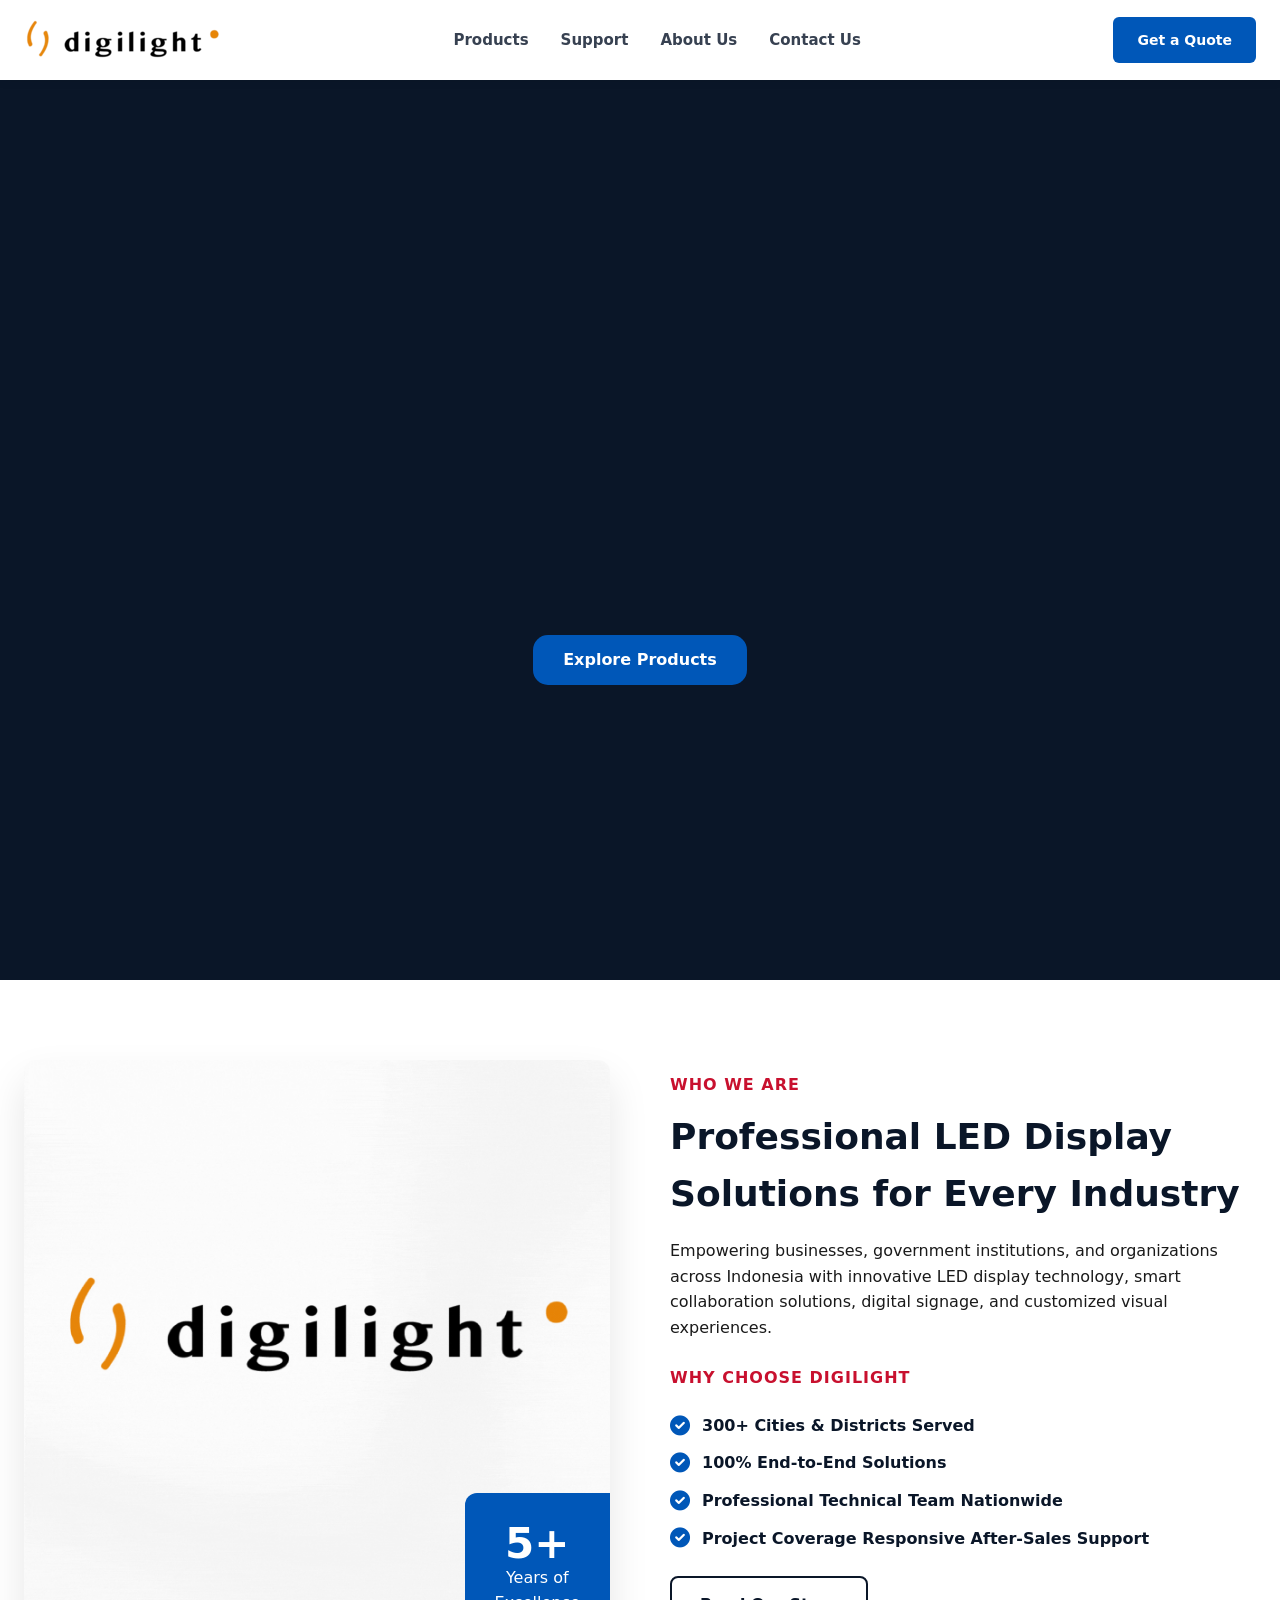
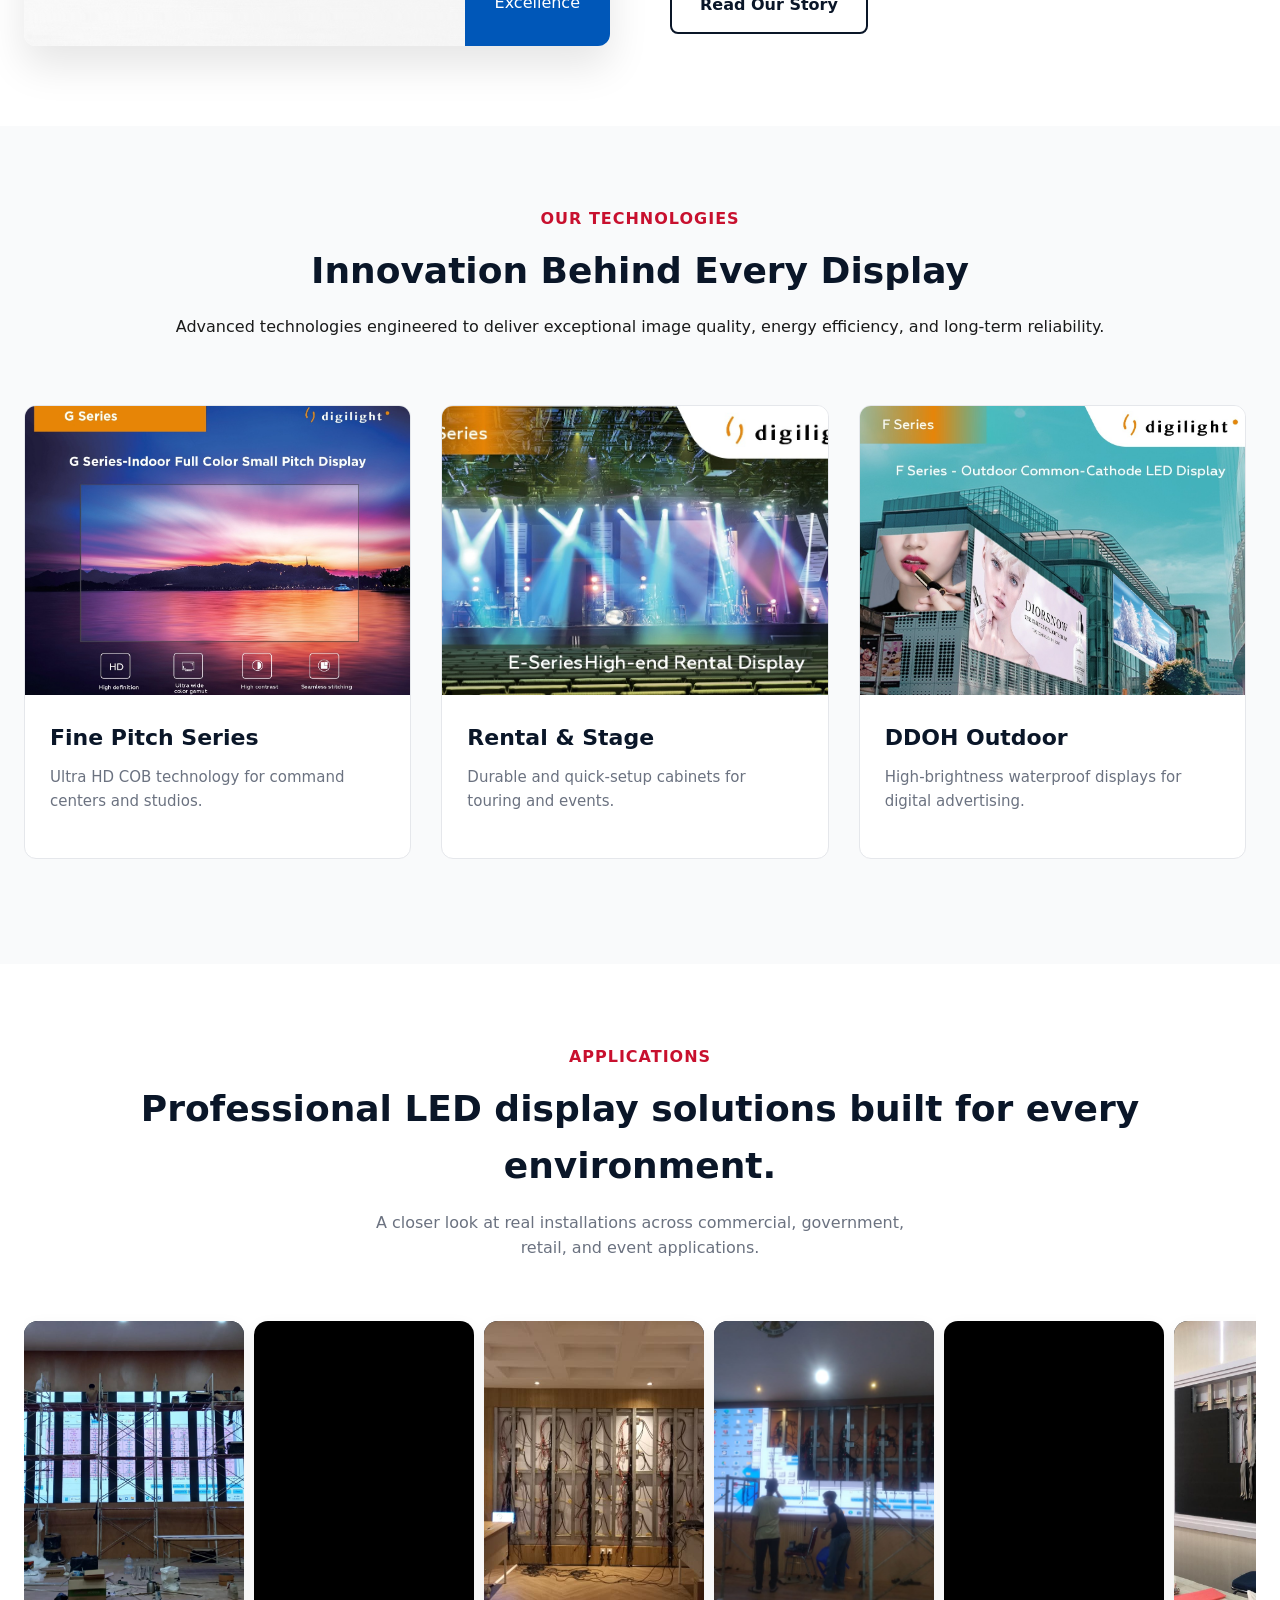
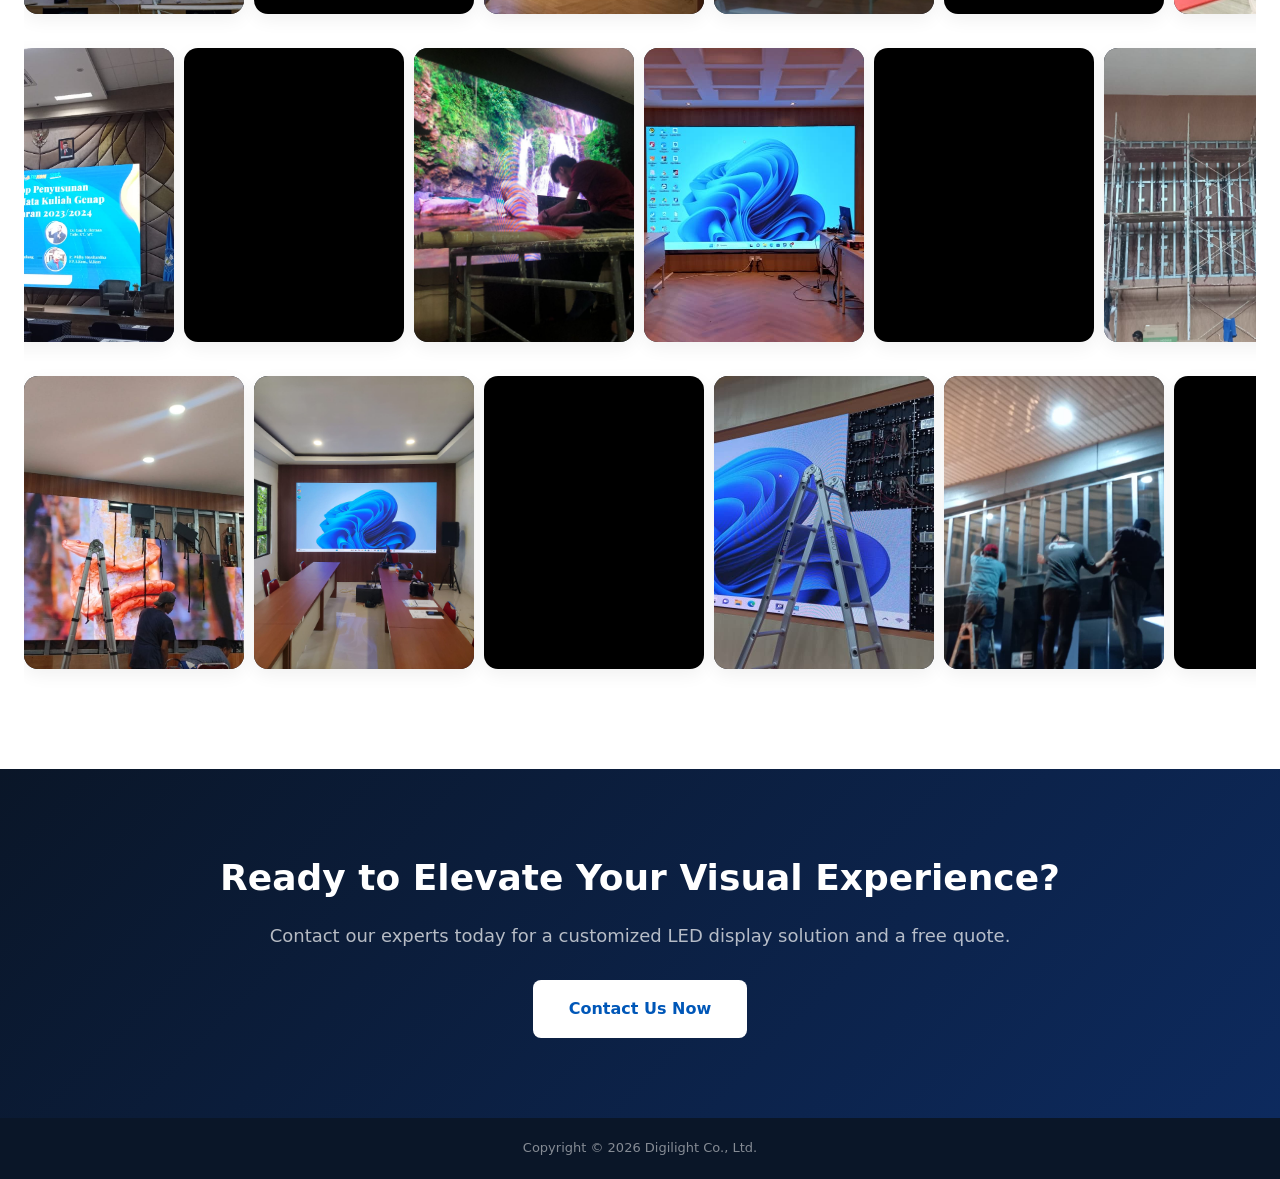
<file: index.html>
<!DOCTYPE html>
<html lang="en">
<head>
  <meta charset="UTF-8" />
  <meta name="viewport" content="width=device-width, initial-scale=1.0" />
  <title>Digilight Videotron</title>
  <link rel="icon" href="Assets/icon.png" type="image/png">
  <link rel="stylesheet" href="CSS/index.css" />
  <link rel="stylesheet" href="https://cdnjs.cloudflare.com/ajax/libs/font-awesome/6.0.0/css/all.min.css" />
</head>
<body>

<header>
  <nav>
    <div class="logo"><a href="index.html"><img src="Assets/logo.png" alt="LongRun LED Logo"></a></div>
    <ul class="nav-links">
      <li>
        <a href="product.html">Products</a>
        <div class="dropdown">
          <a href="product.html#fine-pitch">Fine Pitch</a>
          <a href="product.html#commercial">Retail &amp; Commercial</a>
          <a href="product.html#rental">Rental &amp; Stage</a>
          <a href="product.html#dooh">DOOH Outdoor</a>
        </div>
      </li>
      <!-- <li><a href="cases.html">Cases</a></li> -->
      <li><a href="support.html">Support</a></li>
      <li><a href="about.html">About Us</a></li>
      <li><a href="contact.html">Contact Us</a></li>
    </ul>

    <div class="nav-actions">
      <span class="lang-switcher" id="langToggle"></span>
      <a href="contact.html" class="btn-contact">Get a Quote</a>
    </div>

    <button class="hamburger" id="hamburger" aria-label="Open menu">
      <span></span><span></span><span></span>
    </button>
  </nav>

  <div class="mobile-menu" id="mobileMenu">
    <button class="mobile-close" id="mobileClose" aria-label="Close menu">&times;</button>
    <ul class="mobile-nav-links">
      <li><a href="product.html">Products</a></li>
      <!-- <li><a href="cases.html">Cases</a></li> -->
      <li><a href="support.html">Support</a></li>
      <li><a href="about.html">About Us</a></li>
      <li><a href="contact.html">Contact Us</a></li>
    </ul>
  </div>
</header>

<section class="hero-slider-section">

    <!-- Background Video -->
    <video class="hero-video" autoplay muted loop playsinline>
        <source src="Assets/main video.mp4" type="video/mp4">
        Browser Anda tidak mendukung video.
    </video>

    <!-- Overlay -->
    <div class="hero-overlay"></div>

    <!-- Hero Content -->
    <div class="hero-content">
        <!-- <h1>Innovation Behind Every Display</h1>
        <p>
            Advanced technologies engineered to deliver exceptional image quality, energy efficiency, and long-term reliability.
        </p> -->

        <div class="hero-buttons">
            <a href="product.html" class="btn-primary">
                Explore Products
            </a>

            <!-- <a href="contact.html" class="btn-secondary">
                Contact Us
            </a> -->
        </div>
    </div>

</section>

<section class="home-about section-padding reveal">
  <div class="container grid-2-cols">
    <div class="about-image">
      <img src="Assets/digilight logo.gif" alt="LongRun LED Factory">
      <div class="experience-badge">
        <h3>5+</h3>
        <p>Years of<br>Excellence</p>
      </div>
    </div>
    <div class="about-text">
      <h4 class="section-subtitle">Who We Are</h4>
      <h2 class="section-title">Professional LED Display Solutions for Every Industry</h2>
      <p>Empowering businesses, government institutions, and organizations across Indonesia with innovative LED display technology, smart collaboration solutions, digital signage, and customized visual experiences.</p>     
      <ul class="feature-list">
        <h4 class="section-subtitle">Why Choose Digilight</h4>
        <li><i class="fas fa-check-circle"></i> 300+ Cities & Districts Served</li>
        <li><i class="fas fa-check-circle"></i> 100% End-to-End Solutions</li>
        <li><i class="fas fa-check-circle"></i> Professional	Technical Team		Nationwide</li>
        <li><i class="fas fa-check-circle"></i> Project Coverage		Responsive	After-Sales Support</li>
      </ul>
      <a href="about.html" class="btn-secondary">Read Our Story</a>
    </div>
  </div>
</section>

<section class="home-products section-padding bg-light reveal">
  <div class="container">
    <div class="section-header center">
      <h4 class="section-subtitle">Our Technologies</h4>
      <h2 class="section-title">Innovation Behind Every Display</h2>
      <p>Advanced technologies engineered to deliver exceptional image quality, energy efficiency, and long-term reliability.</p>
    </div>

    <!-- Container Slider -->
    <div class="product-grid">
      <!-- Card 1 -->
      <div class="prod-card">
        <a href="product.html#fine">
          <div class="prod-img"><img src="Assets/g series - 1.jpg" alt="Fine Pitch"></div>
        <div class="prod-info">
          <h3>Fine Pitch Series</h3>
          <p>Ultra HD COB technology for command centers and studios.</p></a>
          <!-- <a href="product.html#fine" class="prod-link">View Range <i class="fas fa-arrow-right"></i></a> -->
        </div>
      </div>
      
      <!-- Card 2 -->
      <div class="prod-card">
        <a href="product.html#rental">
        <div class="prod-img"><img src="Assets/e series - 1.jpg" alt="Rental"></div>
        <div class="prod-info">
          <h3>Rental & Stage</h3>
          <p>Durable and quick-setup cabinets for touring and events.</p></a>
          <!-- <a href="product.html#rental" class="prod-link">View Range <i class="fas fa-arrow-right"></i></a> -->
        </div>
      </div>

      <!-- Card 3 -->
      <div class="prod-card">
        <a href="product.html#dooh">
        <div class="prod-img"><img src="Assets/f series - 1.jpg" alt="DOOH"></div>
        <div class="prod-info">
          <h3>DDOH Outdoor</h3>
          <p>High-brightness waterproof displays for digital advertising.</p></a>
          <!-- <a href="product.html#dooh" class="prod-link">View Range <i class="fas fa-arrow-right"></i></a> -->
        </div>
      </div>

      <!-- Card 4 -->
      <div class="prod-card">
        <a href="product.html#commercial">
        <div class="prod-img"><img src="Assets/i tag - 1.jpg" alt="Commercial Display"></div>
        <div class="prod-info">
          <h3>Commercial Display</h3>
          <p>Sleek and high-impact digital displays for retail and corporate spaces.</p></a>
          <!-- <a href="product.html#commercial" class="prod-link">View Range <i class="fas fa-arrow-right"></i></a> -->
        </div>
      </div>

      <!-- Card 5 -->
      <div class="prod-card">
        <a href="product.html#creative">
        <div class="prod-img"><img src="Assets/3d series - 1.jpg" alt="Creative LED"></div>
        <div class="prod-info">
          <h3>Creative LED</h3>
          <p>Flexible and customizable LED panels for unique architectural designs.</p></a>
          <!-- <a href="product.html#creative" class="prod-link">View Range <i class="fas fa-arrow-right"></i></a> -->
        </div>
      </div>

      <!-- Card 6 -->
      <div class="prod-card">
        <a href="product.html#aio">
        <div class="prod-img"><img src="Assets/i board - 1.jpg" alt="All-in-One LED"></div>
        <div class="prod-info">
          <h3>All-in-One LED</h3>
          <p>Integrated smart display solutions for seamless conference experiences.</p></a>
          <!-- <a href="product.html#aio" class="prod-link">View Range <i class="fas fa-arrow-right"></i></a> -->
        </div>
      </div>
    </div>
  </div>
</section>

<section class="home-gallery section-padding reveal">
  <div class="container">
    <div class="section-header center">
      <h4 class="section-subtitle">Applications</h4>
      <h2 class="section-title">Professional LED display solutions built for every environment.</h2>
      <p>A closer look at real installations across commercial, government, retail, and event applications.</p>
    </div>
  </div>

  <!-- ══ ROW 1 ══ -->
  <div class="gallery-wrapper">
    <div class="gallery-track" id="galleryTrack">

      <!-- Item 1 — Image -->
      <div class="gallery-item">
        <img src="Assets/Gallery/image-001.jpeg" alt="Outdoor Commercial Display" loading="lazy">
        <!-- <div class="gallery-tag">Commercial</div>
        <div class="gallery-caption"><span>Outdoor Videotron</span></div> -->
      </div>

      <!-- Item 2 — Video (autoplay) -->
      <div class="gallery-item is-video">
        <video src="Assets/Gallery/video-001.mp4" autoplay muted loop playsinline preload="auto"></video>
        <!-- <div class="gallery-tag">Rental &amp; Stage</div>
        <div class="gallery-caption"><span>Live Event Setup</span></div> -->
      </div>

      <!-- Item 3 — Image -->
      <div class="gallery-item">
        <img src="Assets/Gallery/image-002.jpeg" alt="Government Smart City Display" loading="lazy">
        <!-- <div class="gallery-tag">Government</div>
        <div class="gallery-caption"><span>Smart City Command Wall</span></div> -->
      </div>

      <!-- Item 4 — Image -->
      <div class="gallery-item">
        <img src="Assets/Gallery/image-003.jpeg" alt="Retail LED Display" loading="lazy">
        <!-- <div class="gallery-tag">Retail</div>
        <div class="gallery-caption"><span>In-Store Digital Signage</span></div> -->
      </div>

      <!-- Item 5 — Video (autoplay) -->
      <div class="gallery-item is-video">
        <video src="Assets/Gallery/video-002.mp4" autoplay muted loop playsinline preload="auto"></video>
        <!-- <div class="gallery-tag">Smart Meeting</div>
        <div class="gallery-caption"><span>Conference Room Walkthrough</span></div> -->
      </div>

      <!-- Item 6 — Image -->
      <div class="gallery-item">
        <img src="Assets/Gallery/image-004.jpeg" alt="Smart Meeting Room Display" loading="lazy">
        <!-- <div class="gallery-tag">Smart Meeting</div>
        <div class="gallery-caption"><span>Boardroom Collaboration</span></div> -->
      </div>

      <!-- Item 7 — Image -->
      <div class="gallery-item">
        <img src="Assets/Gallery/image-005.jpeg" alt="Outdoor DOOH Display" loading="lazy">
        <!-- <div class="gallery-tag">DOOH Outdoor</div>
        <div class="gallery-caption"><span>High-Brightness Billboard</span></div> -->
      </div>

      <!-- Item 8 — Video (autoplay) -->
      <div class="gallery-item is-video">
        <video src="Assets/Gallery/video-003.mp4" autoplay muted loop playsinline preload="auto"></video>
        <!-- <div class="gallery-tag">Creative LED</div>
        <div class="gallery-caption"><span>Architectural Installation</span></div> -->
      </div>

      <!-- Item 9 — Image -->
      <div class="gallery-item">
        <img src="Assets/Gallery/image-006.jpeg" alt="All-in-One Conference Display" loading="lazy">
        <!-- <div class="gallery-tag">All-in-One</div>
        <div class="gallery-caption"><span>Integrated Conference Display</span></div> -->
      </div>

      <!-- Item 10 — Image -->
      <div class="gallery-item">
        <img src="Assets/Gallery/image-007.jpeg" alt="Commercial Retail Display" loading="lazy">
        <!-- <div class="gallery-tag">Commercial</div>
        <div class="gallery-caption"><span>Retail Shelf Display</span></div> -->
      </div>

      <!-- Item 11 — Image -->
      <div class="gallery-item">
        <img src="Assets/Gallery/image-008.jpeg" alt="Creative 3D LED Display" loading="lazy">
        <!-- <div class="gallery-tag">Creative LED</div>
        <div class="gallery-caption"><span>Naked-Eye 3D Billboard</span></div> -->
      </div>

      <!-- Item 12 — Video (autoplay) -->
      <div class="gallery-item is-video">
        <video src="Assets/Gallery/video-004.mp4" autoplay muted loop playsinline preload="auto"></video>
        <!-- <div class="gallery-tag">Government</div>
        <div class="gallery-caption"><span>Public Information Display</span></div> -->
      </div>

    </div><!-- /gallery-track (row 1) -->
  </div><!-- /gallery-wrapper -->

  <!-- ══ ROW 2 (scrolls opposite direction) ══ -->
  <div class="gallery-wrapper">
    <div class="gallery-track" id="galleryTrack2" data-direction="reverse">

      <!-- Item 1 — Image -->
      <div class="gallery-item">
        <img src="Assets/Gallery/image-009.jpeg" alt="Smart Meeting Display" loading="lazy">
        <!-- <div class="gallery-tag">Retail</div>
        <div class="gallery-caption"><span>Smart Price Tag Display</span></div> -->
      </div>

      <!-- Item 2 — Video (autoplay) -->
      <div class="gallery-item is-video">
        <video src="Assets/Gallery/video-005.mp4" autoplay muted loop playsinline preload="auto"></video>
        <!-- <div class="gallery-tag">Government</div>
        <div class="gallery-caption"><span>Public Information Screen</span></div> -->
      </div>

      <!-- Item 3 — Image -->
      <div class="gallery-item">
        <img src="Assets/Gallery/image-010.jpeg" alt="Smart Meeting Display" loading="lazy">
        <!-- <div class="gallery-tag">Smart Meeting</div>
        <div class="gallery-caption"><span>Hybrid Meeting Room</span></div> -->
      </div>

      <!-- Item 4 — Image -->
      <div class="gallery-item">
        <img src="Assets/Gallery/image-011.jpeg" alt="Creative 3D LED Display" loading="lazy">
        <!-- <div class="gallery-tag">Creative LED</div>
        <div class="gallery-caption"><span>Immersive 3D Corner Screen</span></div> -->
      </div>

      <!-- Item 5 — Video (autoplay) -->
      <div class="gallery-item is-video">
        <video src="Assets/Gallery/video-006.mp4" autoplay muted loop playsinline preload="auto"></video>
        <!-- <div class="gallery-tag">Rental &amp; Stage</div>
        <div class="gallery-caption"><span>Concert Stage Backdrop</span></div> -->
      </div>

      <!-- Item 6 — Image -->
      <div class="gallery-item">
        <img src="Assets/Gallery/image-012.jpeg" alt="Government Command Display" loading="lazy">
        <!-- <div class="gallery-tag">Government</div>
        <div class="gallery-caption"><span>Command Center Video Wall</span></div> -->
      </div>

      <!-- Item 7 — Image -->
      <div class="gallery-item">
        <img src="Assets/Gallery/image-013.jpeg" alt="All-in-One Display" loading="lazy">
        <!-- <div class="gallery-tag">All-in-One</div>
        <div class="gallery-caption"><span>Corporate Lobby Display</span></div> -->
      </div>

      <!-- Item 8 — Video (autoplay) -->
      <div class="gallery-item is-video">
        <video src="Assets/Gallery/video-007.mp4" autoplay muted loop playsinline preload="auto"></video>
        <!-- <div class="gallery-tag">Smart Meeting</div>
        <div class="gallery-caption"><span>Wireless Presentation Demo</span></div> -->
      </div>

      <!-- Item 9 — Image -->
      <div class="gallery-item">
        <img src="Assets/Gallery/image-014.jpeg" alt="Retail Storefront Display" loading="lazy">
        <!-- <div class="gallery-tag">Retail</div>
        <div class="gallery-caption"><span>Storefront Advertising</span></div> -->
      </div>

      <!-- Item 10 — Image -->
      <div class="gallery-item">
        <img src="Assets/Gallery/image-015.jpeg" alt="Outdoor Billboard Display" loading="lazy">
        <!-- <div class="gallery-tag">Commercial</div>
        <div class="gallery-caption"><span>Highway Billboard</span></div> -->
      </div>

      <!-- Item 11 — Video (autoplay) -->
      <div class="gallery-item is-video">
        <video src="Assets/Gallery/video-008.mp4" autoplay muted loop playsinline preload="auto"></video>
        <!-- <div class="gallery-tag">Creative LED</div>
        <div class="gallery-caption"><span>Façade Media Installation</span></div> -->
      </div>

      <!-- Item 12 — Image -->
      <div class="gallery-item">
        <img src="Assets/Gallery/image-016.jpeg" alt="DOOH Outdoor Display" loading="lazy">
        <!-- <div class="gallery-tag">DOOH Outdoor</div>
        <div class="gallery-caption"><span>Waterproof Digital Signage</span></div> -->
      </div>

    </div><!-- /gallery-track (row 2) -->
  </div><!-- /gallery-wrapper -->

  <!-- ══ ROW 3 ══ -->
  <div class="gallery-wrapper">
    <div class="gallery-track" id="galleryTrack3">

      <!-- Item 1 — Image -->
      <div class="gallery-item">
        <img src="Assets/Gallery/image-017.jpeg" alt="Conference Display" loading="lazy">
        <!-- <div class="gallery-tag">All-in-One</div>
        <div class="gallery-caption"><span>Training Room Setup</span></div> -->
      </div>

      <!-- Item 2 — Image -->
      <div class="gallery-item">
        <img src="Assets/Gallery/image-018.jpeg" alt="Creative LED Display" loading="lazy">
        <!-- <div class="gallery-tag">Creative LED</div>
        <div class="gallery-caption"><span>Museum Interactive Wall</span></div> -->
      </div>

      <!-- Item 3 — Video (autoplay) -->
      <div class="gallery-item is-video">
        <video src="Assets/Gallery/video-009.mp4" autoplay muted loop playsinline preload="auto"></video>
        <!-- <div class="gallery-tag">Government</div>
        <div class="gallery-caption"><span>Traffic Control Center</span></div> -->
      </div>

      <!-- Item 4 — Image -->
      <div class="gallery-item">
        <img src="Assets/Gallery/image-019.jpeg" alt="Retail Mall Display" loading="lazy">
        <!-- <div class="gallery-tag">Retail</div>
        <div class="gallery-caption"><span>Shopping Mall Atrium</span></div> -->
      </div>

      <!-- Item 5 — Image -->
      <div class="gallery-item">
        <img src="Assets/Gallery/image-020.jpeg" alt="Outdoor Commercial Display" loading="lazy">
        <!-- <div class="gallery-tag">Commercial</div>
        <div class="gallery-caption"><span>Building Façade Screen</span></div> -->
      </div>

      <!-- Item 6 — Video (autoplay) -->
      <div class="gallery-item is-video">
        <video src="Assets/Gallery/video-010.mp4" autoplay muted loop playsinline preload="auto"></video>
        <!-- <div class="gallery-tag">Rental &amp; Stage</div>
        <div class="gallery-caption"><span>Festival Main Stage</span></div> -->
      </div>

      <!-- Item 7 — Image -->
      <div class="gallery-item">
        <img src="Assets/Gallery/image-021.jpeg" alt="Smart Meeting Room" loading="lazy">
        <!-- <div class="gallery-tag">Smart Meeting</div>
        <div class="gallery-caption"><span>Executive Boardroom</span></div> -->
      </div>

      <!-- Item 8 — Image -->
      <div class="gallery-item">
        <img src="Assets/Gallery/image-022.jpeg" alt="Retail Shelf Tag Display" loading="lazy">
        <!-- <div class="gallery-tag">Retail</div>
        <div class="gallery-caption"><span>Supermarket Shelf Tags</span></div> -->
      </div>

      <!-- Item 9 — Video (autoplay) -->
      <div class="gallery-item is-video">
        <video src="Assets/Gallery/video-011.mp4" autoplay muted loop playsinline preload="auto"></video>
        <!-- <div class="gallery-tag">Smart Meeting</div>
        <div class="gallery-caption"><span>Video Conferencing Suite</span></div> -->
      </div>

      <!-- Item 10 — Image -->
      <div class="gallery-item">
        <img src="Assets/Gallery/image-023.jpeg" alt="Government Display" loading="lazy">
        <!-- <div class="gallery-tag">Government</div>
        <div class="gallery-caption"><span>Smart City Dashboard</span></div> -->
      </div>

      <!-- Item 11 — Image -->
      <div class="gallery-item">
        <img src="Assets/Gallery/image-016.jpeg" alt="Outdoor DOOH Display" loading="lazy">
        <!-- <div class="gallery-tag">DOOH Outdoor</div>
        <div class="gallery-caption"><span>Roadside Advertising</span></div> -->
      </div>

      <!-- Item 12 — Video (autoplay) -->
      <div class="gallery-item is-video">
        <video src="Assets/Gallery/video-012.mp4" autoplay muted loop playsinline preload="auto"></video>
        <!-- <div class="gallery-tag">Creative LED</div>
        <div class="gallery-caption"><span>Landmark Media Tower</span></div> -->
      </div>

    </div><!-- /gallery-track (row 3) -->
  </div><!-- /gallery-wrapper -->
</section>

<section class="cta-strip reveal">
  <div class="container cta-inner">
    <div class="cta-text">
      <h2>Ready to Elevate Your Visual Experience?</h2>
      <p>Contact our experts today for a customized LED display solution and a free quote.</p>
    </div>
    <a href="contact.html" class="btn-cta-white">Contact Us Now</a>
  </div>
</section>

<footer>
  <div class="footer-bottom">
    <span style="display:block; text-align:center; padding: 20px; color:rgba(255,255,255,0.5); font-size:13px;">
      Copyright © 2026 Digilight Co., Ltd.
    </span>
  </div>
</footer>

<script src="JS/index.js"></script>
</body>
</html>
</file>
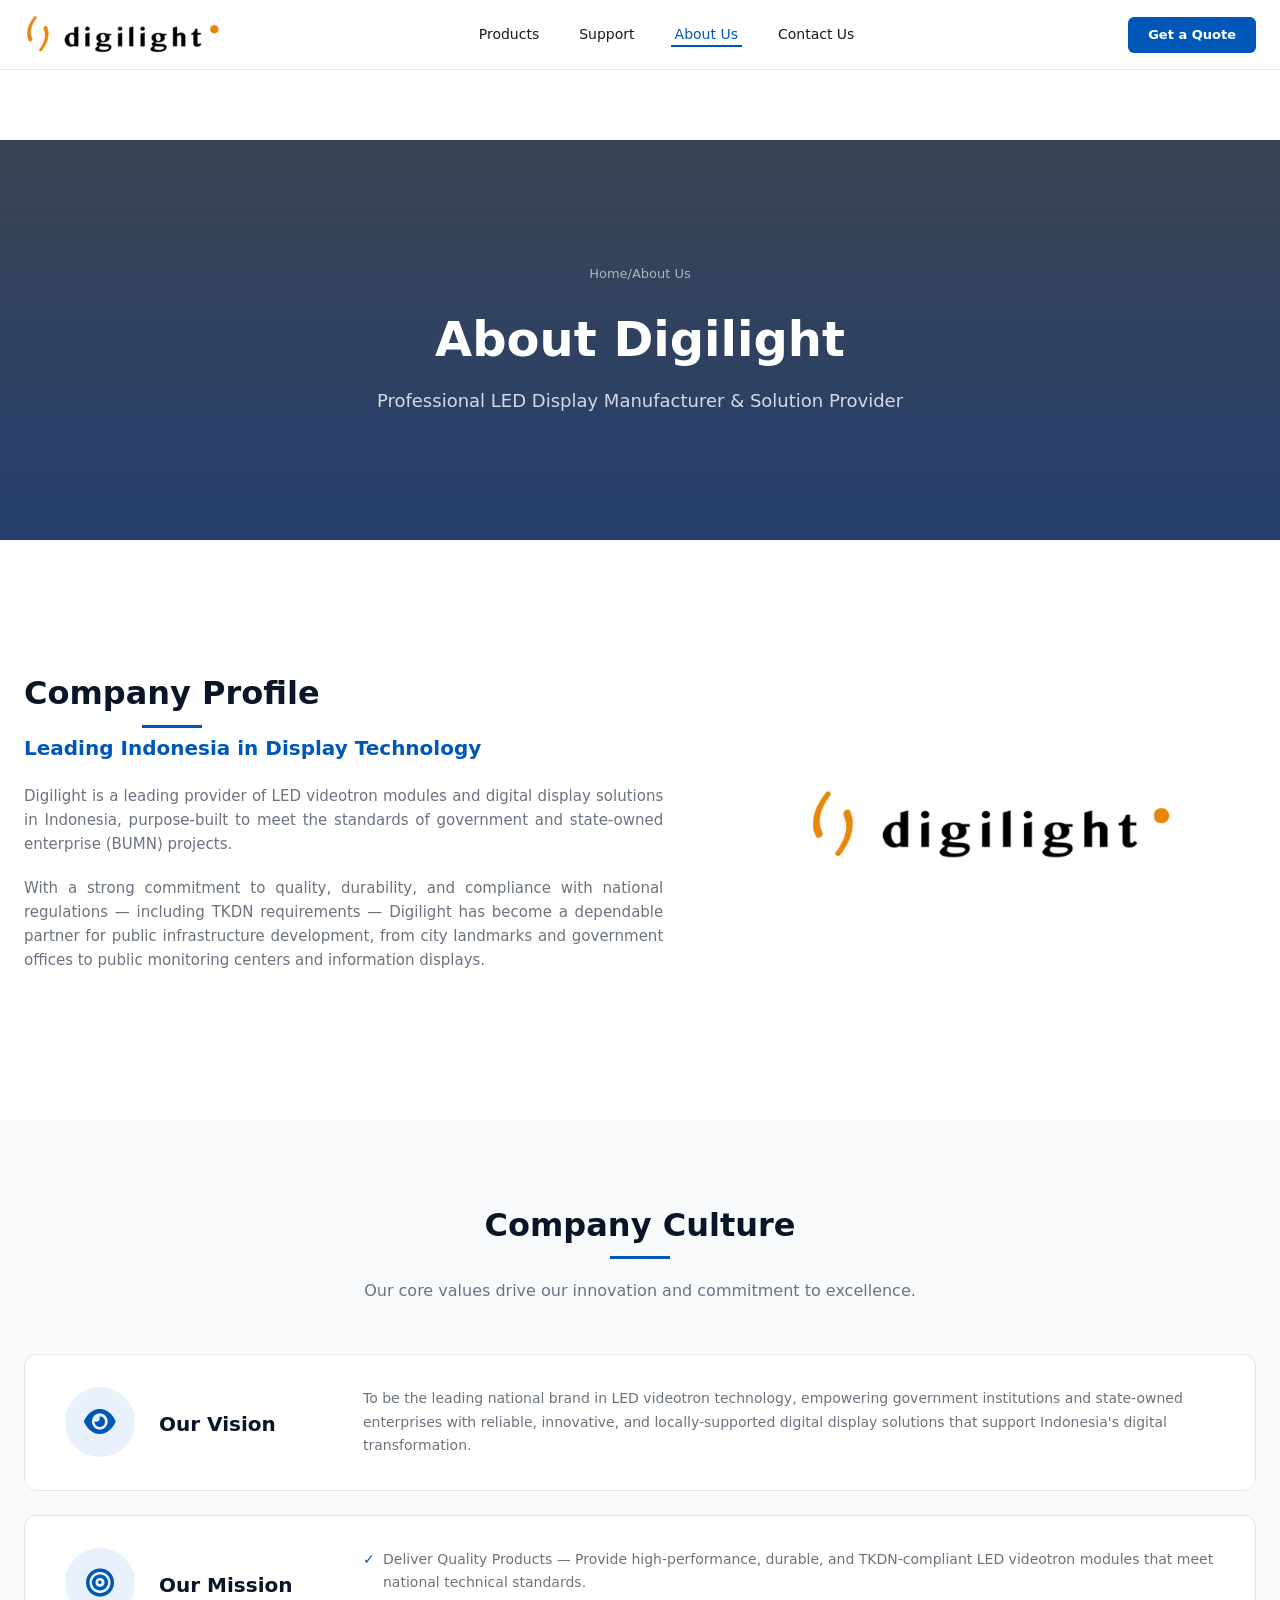
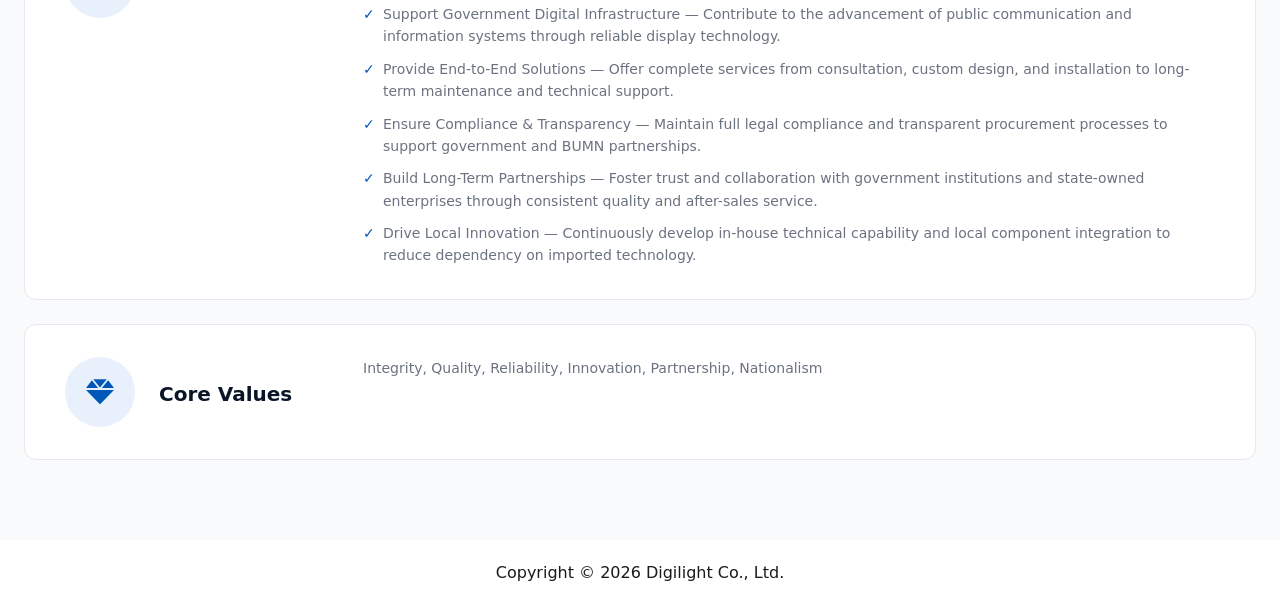
<file: about.html>
<!DOCTYPE html>
<html lang="en">
<head>
  <meta charset="UTF-8" />
  <meta name="viewport" content="width=device-width, initial-scale=1.0" />
  <title>Digilight Videotron</title>
  <link rel="icon" href="Assets/icon.png" type="image/png">
  <link rel="stylesheet" href="CSS/about-style.css" />
  <link rel="stylesheet" href="https://cdnjs.cloudflare.com/ajax/libs/font-awesome/6.0.0/css/all.min.css" />
</head>
<body>

<header>
  <nav>
    <div class="logo"><a href="index.html"><img src="Assets/logo.png" alt="LongRun LED Logo"></a></div>
    
    <ul class="nav-links">
      <li><a href="product.html">Products</a></li>
      <!-- <li><a href="cases.html">Cases</a></li> -->
      <li><a href="support.html">Support</a></li>
      <li>
        <a href="about.html" class="active">About Us</a>
        <div class="dropdown">
          <a href="#profile">Company Profile</a>
          <a href="#culture">Company Culture</a>
          <a href="#history">Development History</a>
          <a href="#certifications">Honor &amp; Certification</a>
        </div>
      </li>
      <li><a href="contact.html">Contact Us</a></li>
    </ul>

    <div class="nav-actions">
      <span class="lang-switcher" id="langToggle"></span>
      <a href="contact.html" class="btn-contact">Get a Quote</a>
    </div>

    <button class="hamburger" id="hamburger" aria-label="Open menu">
      <span></span><span></span><span></span>
    </button>
  </nav>

  <div class="mobile-menu" id="mobileMenu">
    <ul class="mobile-nav-links">
      <li><a href="product.html">Products</a></li>
      <!-- <li><a href="cases.html">Cases</a></li> -->
      <li><a href="support.html">Support</a></li>
      <li><a href="about.html">About Us</a></li>
      <li><a href="contact.html">Contact Us</a></li>
    </ul>
  </div>
</header>

<section class="about-hero">
  <div class="hero-content">
    <div class="hero-breadcrumb">
      <a href="index.html">Home</a><span>/</span><a href="#">About Us</a>
    </div>
    <h1 class="hero-title reveal-text">About Digilight</h1>
    <p class="hero-sub reveal-text delay-1">Professional LED Display Manufacturer & Solution Provider</p>
  </div>
</section>

<section class="about-section" id="profile">
  <div class="section-container">
    <div class="profile-grid">
      <div class="profile-text fade-in-up">
        <h2 class="section-title">Company Profile</h2>
        <h3 class="section-subtitle">Leading Indonesia in Display Technology</h3>
        <p>Digilight is a leading provider of LED videotron modules and digital display solutions in Indonesia, purpose-built to meet the standards of government and state-owned enterprise (BUMN) projects.</p>
        <p>With a strong commitment to quality, durability, and compliance with national regulations — including TKDN requirements — Digilight has become a dependable partner for public infrastructure development, from city landmarks and government offices to public monitoring centers and information displays.</p>
</div>
      <div class="profile-image fade-in-left">
        <img src="Assets/digilight logo.png" alt="LongRun Factory">
      </div>
    </div>
  </div>
</section>

<section class="about-section bg-light" id="culture">
  <div class="section-container">
    <div class="section-header fade-in-up">
      <h2 class="section-title">Company Culture</h2>
      <p>Our core values drive our innovation and commitment to excellence.</p>
    </div>
    <div class="culture-grid">
      <div class="culture-card fade-in-up delay-1">
        <div class="culture-icon"><i class="fas fa-eye"></i></div>
        <h3>Our Vision</h3>
        <p>To be the leading national brand in LED videotron technology, empowering government institutions and state-owned enterprises with reliable, innovative, and locally-supported digital display solutions that support Indonesia's digital transformation.</p>
      </div>
      <div class="culture-card fade-in-up delay-2">
        <div class="culture-icon"><i class="fas fa-bullseye"></i></div>
        <h3>Our Mission</h3>
      
        <ul class="mission-list">
          <li>Deliver Quality Products — Provide high-performance, durable, and TKDN-compliant LED videotron modules that meet national technical standards.</li>
          <li>Support Government Digital Infrastructure — Contribute to the advancement of public communication and information systems through reliable display technology.</li>
          <li>Provide End-to-End Solutions — Offer complete services from consultation, custom design, and installation to long-term maintenance and technical support.</li>
          <li>Ensure Compliance & Transparency — Maintain full legal compliance and transparent procurement processes to support government and BUMN partnerships.</li>
          <li>Build Long-Term Partnerships — Foster trust and collaboration with government institutions and state-owned enterprises through consistent quality and after-sales service.</li>
          <li>Drive Local Innovation — Continuously develop in-house technical capability and local component integration to reduce dependency on imported technology.</li>
        </ul>
      </div>
      <div class="culture-card fade-in-up delay-3">
        <div class="culture-icon"><i class="fas fa-gem"></i></div>
        <h3>Core Values</h3>
        <p>Integrity, Quality, Reliability, Innovation, Partnership, Nationalism</p>
      </div>
    </div>
  </div>
</section>

<!-- <section class="about-section" id="history">
  <div class="section-container">
    <div class="section-header fade-in-up">
      <h2 class="section-title">Development History</h2>
      <p>A decade of relentless progress and technological breakthroughs.</p>
    </div>
    
    <div class="timeline">
      <div class="timeline-item fade-in-up">
        <div class="timeline-dot"></div>
        <div class="timeline-content">
          <h3>2024 - 2025</h3>
          <h4>Nationwide Coverage</h4>
          <p>With successful projects across 300+ cities and districts, Digilight continues to support customers throughout Indonesia with comprehensive consultation, professional installation, technical expertise, and responsive after-sales service.</p>
        </div>
      </div>
      <div class="timeline-item fade-in-up delay-1">
        <div class="timeline-dot"></div>
        <div class="timeline-content">
          <h3>2023</h3>
          <h4>Industrial Park Relocation</h4>
          <p>Whether serving government institutions, commercial businesses, system integrators, or nationwide partners, Digilight remains committed to providing professional solutions with exceptional service and reliable performance.</p>
        </div>
      </div> -->
      <!-- <div class="timeline-item fade-in-up delay-2">
        <div class="timeline-dot"></div>
        <div class="timeline-content">
          <h3>2022</h3>
          <h4>Technological Breakthrough</h4>
          <p>Launched the highly acclaimed small-pitch LED series, becoming a top-tier provider in command and control applications.</p>
        </div>
      </div> -->
      <!-- <div class="timeline-item fade-in-up delay-3">
        <div class="timeline-dot"></div>
        <div class="timeline-content">
          <h3>2021</h3>
          <h4>Company Foundation</h4>
          <p>Established in 2021, Digilight is an Indonesian technology company specializing in professional LED display solutions, digital signage, smart meeting systems, and integrated visual communication technologies.</p>
        </div> -->
      </div>
    </div>
  </div>
</section>

<!-- <section class="about-section bg-light" id="certifications">
  <div class="section-container">
    <div class="section-header fade-in-up">
      <h2 class="section-title">Honor &amp; Certification</h2>
      <p>Strict quality control certified by international standard organizations.</p>
    </div>
    <div class="cert-grid">
      <div class="cert-card fade-in-up"><img src="https://placehold.co/200x250/fff/333?text=ISO9001" alt="ISO9001"></div>
      <div class="cert-card fade-in-up delay-1"><img src="https://placehold.co/200x250/fff/333?text=CE+Cert" alt="CE"></div>
      <div class="cert-card fade-in-up delay-2"><img src="https://placehold.co/200x250/fff/333?text=FCC" alt="FCC"></div>
      <div class="cert-card fade-in-up delay-3"><img src="https://placehold.co/200x250/fff/333?text=RoHS" alt="RoHS"></div>
    </div>
  </div>
</section> -->

<footer>
  <div class="footer-bottom">
    <span style="display:block; text-align:center; padding: 20px;">Copyright &copy; 2026 Digilight Co., Ltd.</span>
  </div>
</footer>

<script src="JS/about-script.js"></script>
</body>
</html>
</file>
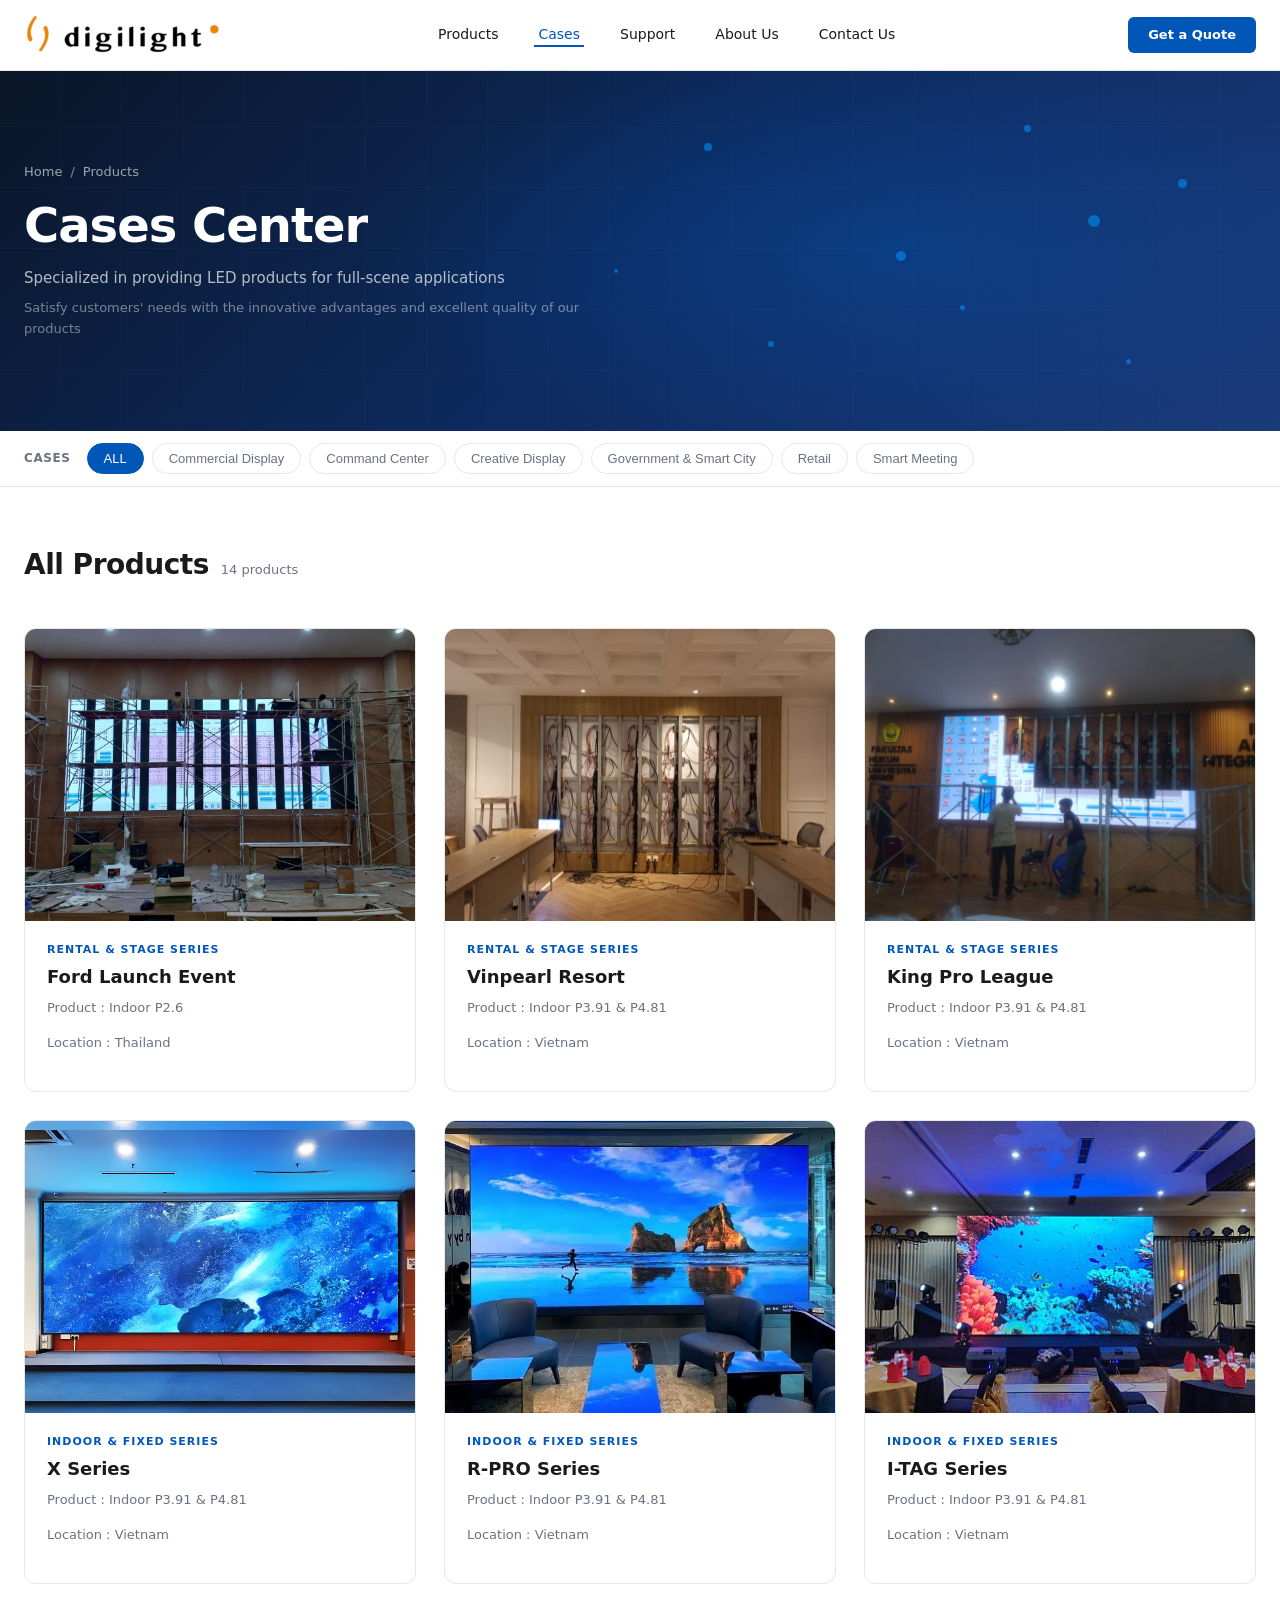
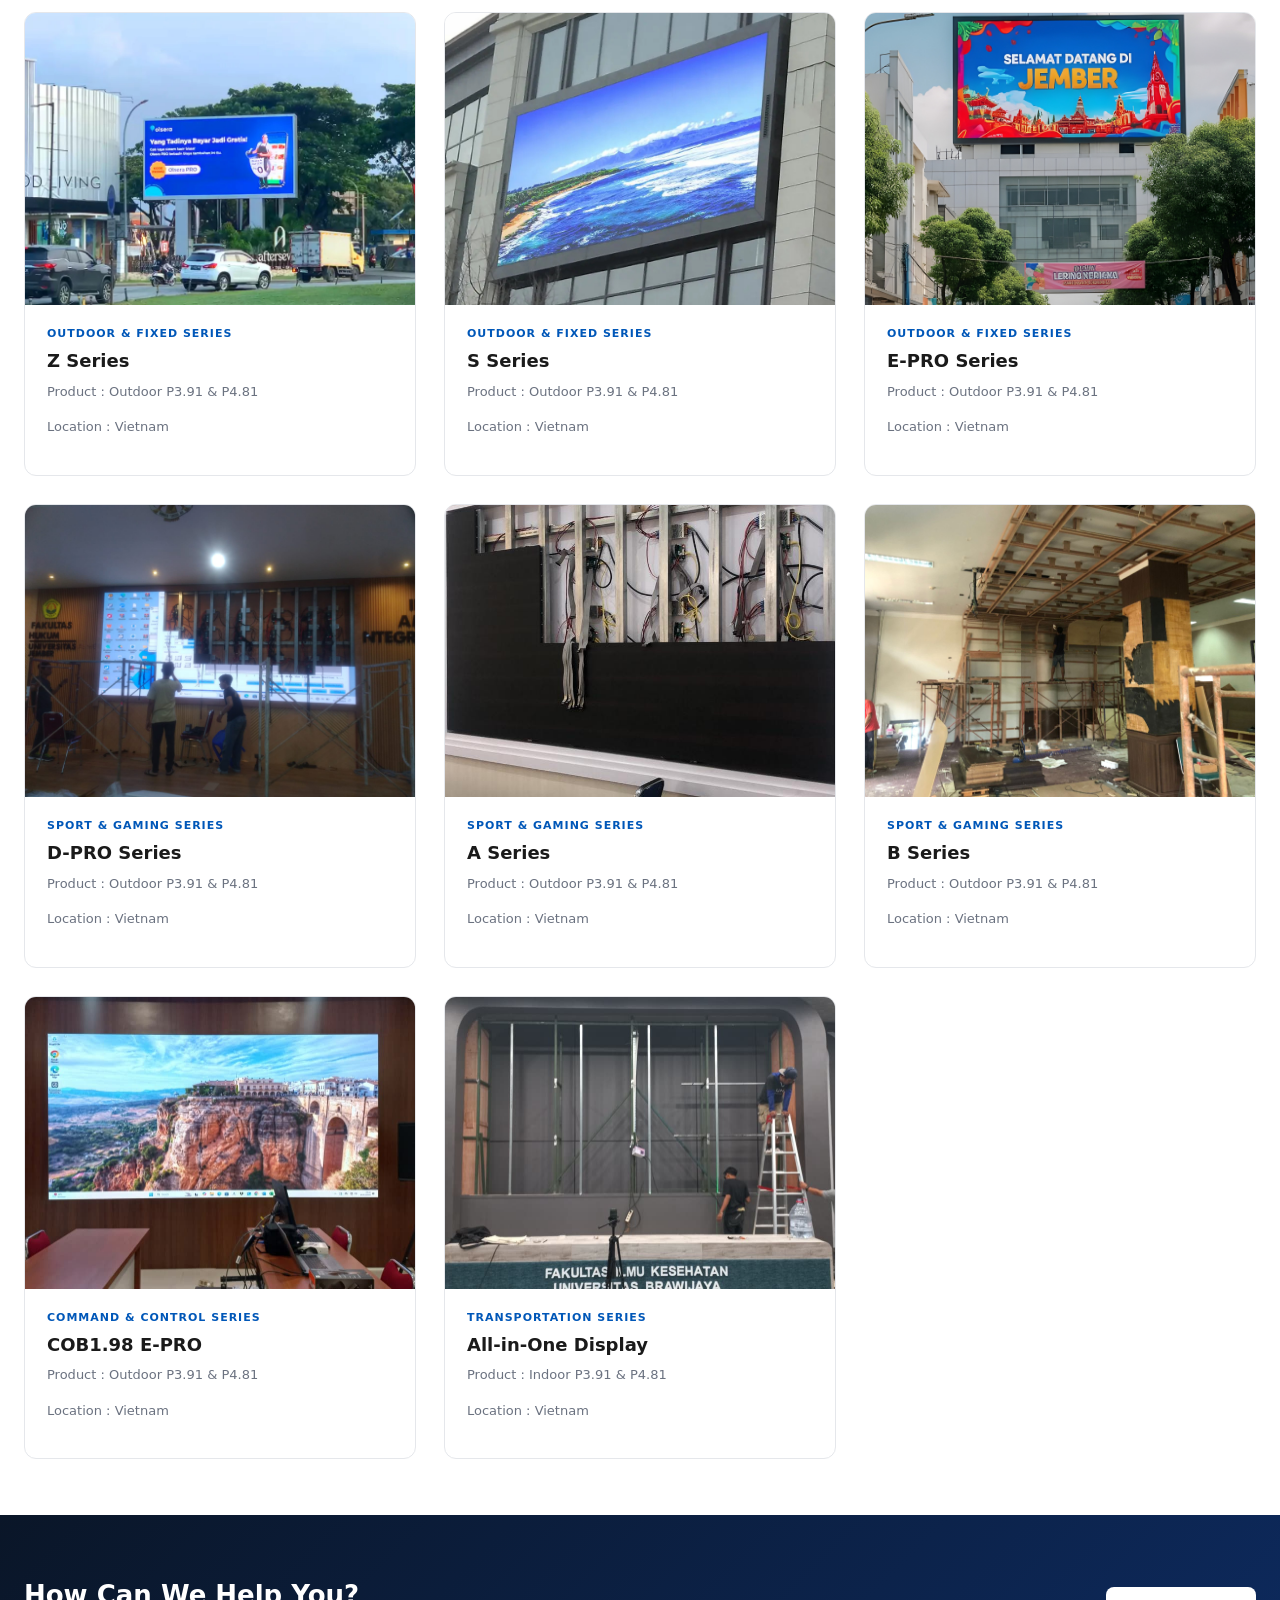
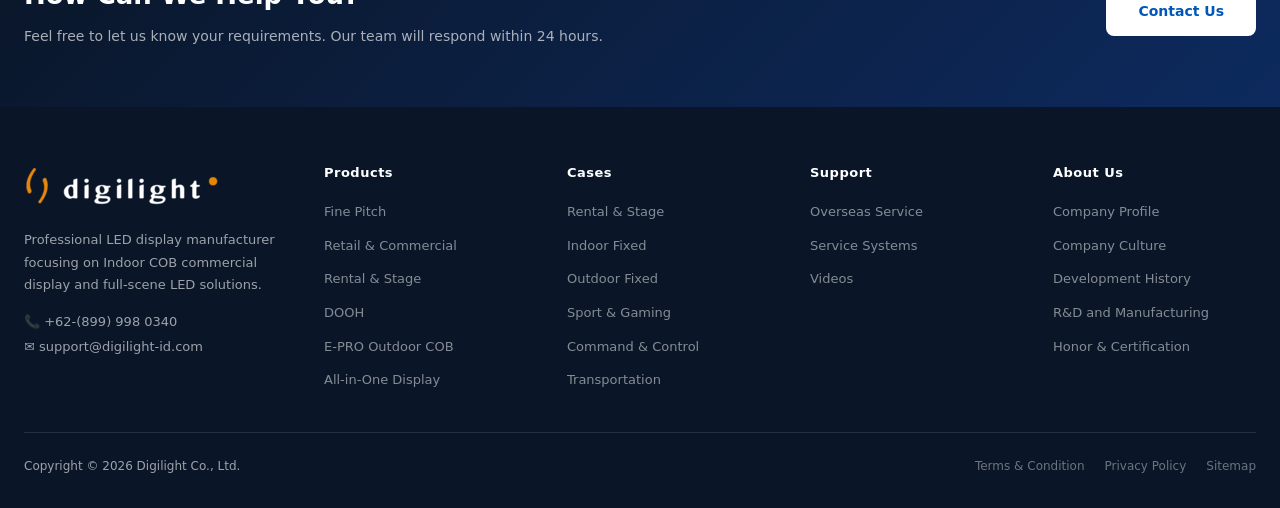
<file: cases.html>
<!DOCTYPE html>
<html lang="en">
<head>
  <meta charset="UTF-8" />
  <meta name="viewport" content="width=device-width, initial-scale=1.0" />
  <title>Digilight Videotron</title>
  <link rel="icon" href="Assets/icon.png" type="image/png">
  <link rel="stylesheet" href="CSS/cases-style.css" />
</head>
<body>

<header>
  <nav>
    <div class="logo"><a href="index.html"><img src="Assets/logo.png" alt="LongRun LED Logo"></a></div>

    <ul class="nav-links">
      <li>
        <a href="product.html">Products</a>
        <div class="dropdown">
          <a href="product.html">Rental & Stage</a>
          <a href="product.html#commercial">Retail &amp; Commercial</a>
          <a href="product.html#rental">Rental &amp; Stage</a>
          <a href="product.html#dooh">DOOH</a>
          <a href="product.html#outdoor-cob">E-PRO Series Outdoor COB</a>
          <a href="product.html#allinone">Creative All-in-One Display</a>
        </div>
      </li>
      
      <li>
        <a href="cases.html" class="active">Cases</a>
        <div class="dropdown">
          <a href="cases.html#rental-stage">Commercial Display</a>
          <a href="cases.html#indoor-fixed">Command Center</a>
          <a href="cases.html#outdoor-fixed">Creative Display</a>
          <a href="cases.html#sport-gaming">Government &amp; Smart City</a>
          <a href="cases.html#command-control">Retail</a>
          <a href="cases.html#transportation">Smart Meeting</a>
        </div>
      </li>
      
      <li>
        <a href="support.html">Support</a>
        <div class="dropdown">
          <a href="support.html#overseas-service">Overseas Service</a>
          <a href="support.html#service-system">Service Systems</a>
          <a href="support.html#videos">Videos</a>
        </div>
      </li>
      
      <li>
        <a href="about.html">About Us</a>
        <div class="dropdown">
          <a href="about.html#company-profile">Company Profile</a>
          <a href="about.html#company-culture">Company Culture</a>
          <a href="about.html#development-history">Development History</a>
          <a href="about.html#rd-and-manufacturing">R&amp;D and Manufacturing</a>
          <a href="about.html#honor-and-certification">Honor &amp; Certification</a>
        </div>
      </li>
      
      <li>
        <a href="contact.html">Contact Us</a>
        <div class="dropdown">
          <a href="contact.html#headquarters">Headquarters</a>
          <a href="contact.html#branches">Branches</a>
          <a href="contact.html#join-us">Join Us</a>
          <a href="contact.html#consultation">Consultation</a>
        </div>
      </li>
    </ul>

    <div class="nav-actions">
      <span class="lang-switcher" id="langToggle"></span>
      <a href="#contact" class="btn-contact">Get a Quote</a>
    </div>

    <button class="hamburger" id="hamburger" aria-label="Open menu">
      <span></span>
      <span></span>
      <span></span>
    </button>
  </nav>

  <div class="mobile-menu" id="mobileMenu">
    <ul class="mobile-nav-links">
      <li><a href="#">Products</a></li>
      <li><a href="#">Cases</a></li>
      <li><a href="#">Support</a></li>
      <li><a href="#">About Us</a></li>
      <li><a href="#">Contact Us</a></li>
    </ul>
    <a href="#contact" class="btn-contact mobile-cta">Get a Quote</a>
  </div>
</header>

<section class="hero">
  <div class="hero-dots" id="heroDots"></div>
  <div class="hero-content">
    <div class="hero-breadcrumb">
      <a href="#">Home</a><span>/</span><a href="#">Products</a>
    </div>
    <h1 class="hero-title">Cases Center</h1>
    <p class="hero-sub">Specialized in providing LED products for full-scene applications</p>
    <p class="hero-sub2">Satisfy customers' needs with the innovative advantages and excellent quality of our products</p>
  </div>
</section>

<div class="filter-section">
  <div class="filter-inner">
    <span class="filter-label">cases</span>
    <button class="filter-btn active" data-filter="all">ALL</button>
    <button class="filter-btn" data-filter="fine">Commercial Display</button>
    <button class="filter-btn" data-filter="commercial">Command Center</button>
    <button class="filter-btn" data-filter="rental">Creative Display</button>
    <button class="filter-btn" data-filter="dooh">Government &amp; Smart City</button>
    <button class="filter-btn" data-filter="outdoor-cob">Retail</button>
    <button class="filter-btn" data-filter="allinone">Smart Meeting</button>
  </div>
</div>

<main class="products-section">
  <div class="products-header">
    <h2 id="sectionTitle">All Products</h2>
    <span class="count" id="productCount">14 products</span>
  </div>

  <div class="product-grid" id="productGrid">

    <div class="product-card" data-category="fine">
      <div class="card-img">
        <img src="Assets/Gallery/image-001.jpeg" alt="CV Series" loading="lazy" />

      </div>
      <div class="card-body">
        <div class="card-series">Rental & Stage Series</div>
        <div class="card-name">Ford Launch Event</div>
        <div class="card-desc">Product : Indoor P2.6</div>
        <div class="card-desc">Location : Thailand</div>
      </div>
    </div>

    <div class="product-card" data-category="fine">
      <div class="card-img">
        <img src="Assets/Gallery/image-002.jpeg" alt="M Series" loading="lazy" />

      </div>
      <div class="card-body">
        <div class="card-series">Rental & Stage Series</div>
        <div class="card-name">Vinpearl Resort</div>
        <div class="card-desc">Product : Indoor P3.91 & P4.81</div>
        <div class="card-desc">Location : Vietnam</div>
      </div>
    </div>

    <div class="product-card" data-category="fine">
      <div class="card-img">
        <img src="Assets/Gallery/image-003.jpeg" alt="I-BOARD" loading="lazy" />

      </div>
      <div class="card-body">
        <div class="card-series">Rental & Stage Series</div>
        <div class="card-name">King Pro League</div>
        <div class="card-desc">Product : Indoor P3.91 & P4.81</div>
        <div class="card-desc">Location : Vietnam</div>
      </div>
    </div>

    <div class="product-card" data-category="commercial">
      <div class="card-img">
        <img src="Assets/indoor result - 1.jpg" alt="X Series" loading="lazy" />
       
      </div>
      <div class="card-body">
        <div class="card-series">Indoor &amp; Fixed Series</div>
        <div class="card-name">X Series</div>
        <div class="card-desc">Product : Indoor P3.91 & P4.81</div>
        <div class="card-desc">Location : Vietnam</div>
      </div>
    </div>

    <div class="product-card" data-category="commercial">
      <div class="card-img">
        <img src="Assets/indoor result - 2.png" alt="R-PRO" loading="lazy" />
        
      </div>
      <div class="card-body">
        <div class="card-series">Indoor &amp; Fixed Series</div>
        <div class="card-name">R-PRO Series</div>
        <div class="card-desc">Product : Indoor P3.91 & P4.81</div>
        <div class="card-desc">Location : Vietnam</div>
      </div>
    </div>

    <div class="product-card" data-category="commercial">
      <div class="card-img">
        <img src="Assets/indoor result - 3.png" alt="I-TAG" loading="lazy" />
        
      </div>
      <div class="card-body">
        <div class="card-series">Indoor &amp; Fixed Series</div>
        <div class="card-name">I-TAG Series</div>
        <div class="card-desc">Product : Indoor P3.91 & P4.81</div>
        <div class="card-desc">Location : Vietnam</div>
      </div>
    </div>

    <div class="product-card" data-category="rental">
      <div class="card-img">
        <img src="Assets/outdoor result - 1.jpg" alt="Z Series" loading="lazy" />
        
      </div>
      <div class="card-body">
        <div class="card-series">Outdoor &amp; Fixed Series</div>
        <div class="card-name">Z Series</div>
        <div class="card-desc">Product : Outdoor P3.91 & P4.81</div>
        <div class="card-desc">Location : Vietnam</div>
      </div>
    </div>

    <div class="product-card" data-category="rental">
      <div class="card-img">
        <img src="Assets/outdoor result - 2.jpg" alt="S Series" loading="lazy" />
        
      </div>
      <div class="card-body">
        <div class="card-series">Outdoor &amp; Fixed Series</div>
        <div class="card-name">S Series</div>
        <div class="card-desc">Product : Outdoor P3.91 & P4.81</div>
        <div class="card-desc">Location : Vietnam</div>
      </div>
    </div>

    <div class="product-card" data-category="rental">
      <div class="card-img">
        <img src="Assets/outdoor result - 3.jpg" alt="E-PRO Rental" loading="lazy" />
        
      </div>
      <div class="card-body">
        <div class="card-series">Outdoor &amp; Fixed Series</div>
        <div class="card-name">E-PRO Series</div>
        <div class="card-desc">Product : Outdoor P3.91 & P4.81</div>
        <div class="card-desc">Location : Vietnam</div>
      </div>
    </div>

    <div class="product-card" data-category="dooh">
      <div class="card-img">
        <img src="Assets/Gallery/image-003.jpeg" alt="D-PRO" loading="lazy" />
        
      </div>
      <div class="card-body">
        <div class="card-series">Sport & GAMING Series</div>
        <div class="card-name">D-PRO Series</div>
        <div class="card-desc">Product : Outdoor P3.91 & P4.81</div>
        <div class="card-desc">Location : Vietnam</div>
      </div>
    </div>

    <div class="product-card" data-category="dooh">
      <div class="card-img">
        <img src="Assets/Gallery/image-004.jpeg" alt="A Series" loading="lazy" />
        
      </div>
      <div class="card-body">
        <div class="card-series">Sport & GAMING Series</div>
        <div class="card-name">A Series</div>
        <div class="card-desc">Product : Outdoor P3.91 & P4.81</div>
        <div class="card-desc">Location : Vietnam</div>
      </div>
    </div>

    <div class="product-card" data-category="dooh">
      <div class="card-img">
        <img src="Assets/Gallery/image-005.jpeg" alt="B Series" loading="lazy" />
        
      </div>
      <div class="card-body">
        <div class="card-series">Sport & GAMING Series</div>
        <div class="card-name">B Series</div>
        <div class="card-desc">Product : Outdoor P3.91 & P4.81</div>
        <div class="card-desc">Location : Vietnam</div>
      </div>
    </div>

    <div class="product-card" data-category="outdoor-cob">
      <div class="card-img">
        <img src="Assets/Gallery/image-006.jpeg" alt="COB1.98" loading="lazy" />
        
      </div>
      <div class="card-body">
        <div class="card-series">Command & Control Series</div>
        <div class="card-name">COB1.98 E-PRO</div>
        <div class="card-desc">Product : Outdoor P3.91 & P4.81</div>
        <div class="card-desc">Location : Vietnam</div>
      </div>
    </div>

    <div class="product-card" data-category="allinone">
      <div class="card-img">
        <img src="Assets/Gallery/image-007.jpeg" alt="All-in-One" loading="lazy" />
        
      </div>
      <div class="card-body">
        <div class="card-series">Transportation Series</div>
        <div class="card-name">All-in-One Display</div>
        <div class="card-desc">Product : Indoor P3.91 & P4.81</div>
        <div class="card-desc">Location : Vietnam</div>
      </div>
    </div>

    <!-- Elemen Image Modal (Lightbox) -->
      <div id="imageModal" class="image-modal">
        <span class="close-modal" id="closeModal">&times;</span>
        <img class="modal-content" id="fullImage" alt="Full screen product image">
      </div>

  </div></main>

<section class="cta-strip" id="contact">
  <div class="cta-inner">
    <div class="cta-text">
      <h3>How Can We Help You?</h3>
      <p>Feel free to let us know your requirements. Our team will respond within 24 hours.</p>
    </div>
    <a href="mailto:info@longrunled.com" class="btn-cta-white">Contact Us</a>
  </div>
</section>

<footer>
  <div class="footer-inner">
    <div class="footer-brand">
      <div class="logo"><a href="index.html"><img src="Assets/logo 2.png" alt="LongRun LED Logo"></a></div>
      <p>Professional LED display manufacturer focusing on Indoor COB commercial display and full-scene LED solutions.</p>
      <div class="footer-contact">
        <p>📞 +62-(899) 998 0340</p>
        <p>✉️ support@digilight-id.com</p>
      </div>
    </div>

    <div class="footer-col">
      <h4>Products</h4>
      <ul>
        <li><a href="#">Fine Pitch</a></li>
        <li><a href="#">Retail &amp; Commercial</a></li>
        <li><a href="#">Rental &amp; Stage</a></li>
        <li><a href="#">DOOH</a></li>
        <li><a href="#">E-PRO Outdoor COB</a></li>
        <li><a href="#">All-in-One Display</a></li>
      </ul>
    </div>

    <div class="footer-col">
      <h4>Cases</h4>
      <ul>
        <li><a href="#">Rental &amp; Stage</a></li>
        <li><a href="#">Indoor Fixed</a></li>
        <li><a href="#">Outdoor Fixed</a></li>
        <li><a href="#">Sport &amp; Gaming</a></li>
        <li><a href="#">Command &amp; Control</a></li>
        <li><a href="#">Transportation</a></li>
      </ul>
    </div>

    <div class="footer-col">
      <h4>Support</h4>
      <ul>
        <li><a href="#">Overseas Service</a></li>
        <li><a href="#">Service Systems</a></li>
        <li><a href="#">Videos</a></li>
      </ul>
    </div>

    <div class="footer-col">
      <h4>About Us</h4>
      <ul>
        <li><a href="#">Company Profile</a></li>
        <li><a href="#">Company Culture</a></li>
        <li><a href="#">Development History</a></li>
        <li><a href="#">R&amp;D and Manufacturing</a></li>
        <li><a href="#">Honor &amp; Certification</a></li>
      </ul>
    </div>
  </div>

  <div class="footer-bottom">
    <span>Copyright &copy; 2026 Digilight Co., Ltd.</span>
    <div class="footer-bottom-links">
      <a href="#">Terms &amp; Condition</a>
      <a href="#">Privacy Policy</a>
      <a href="#">Sitemap</a>
    </div>
  </div>
</footer>

<script src="JS/cases-script.js"></script>
</body>
</html>
</file>
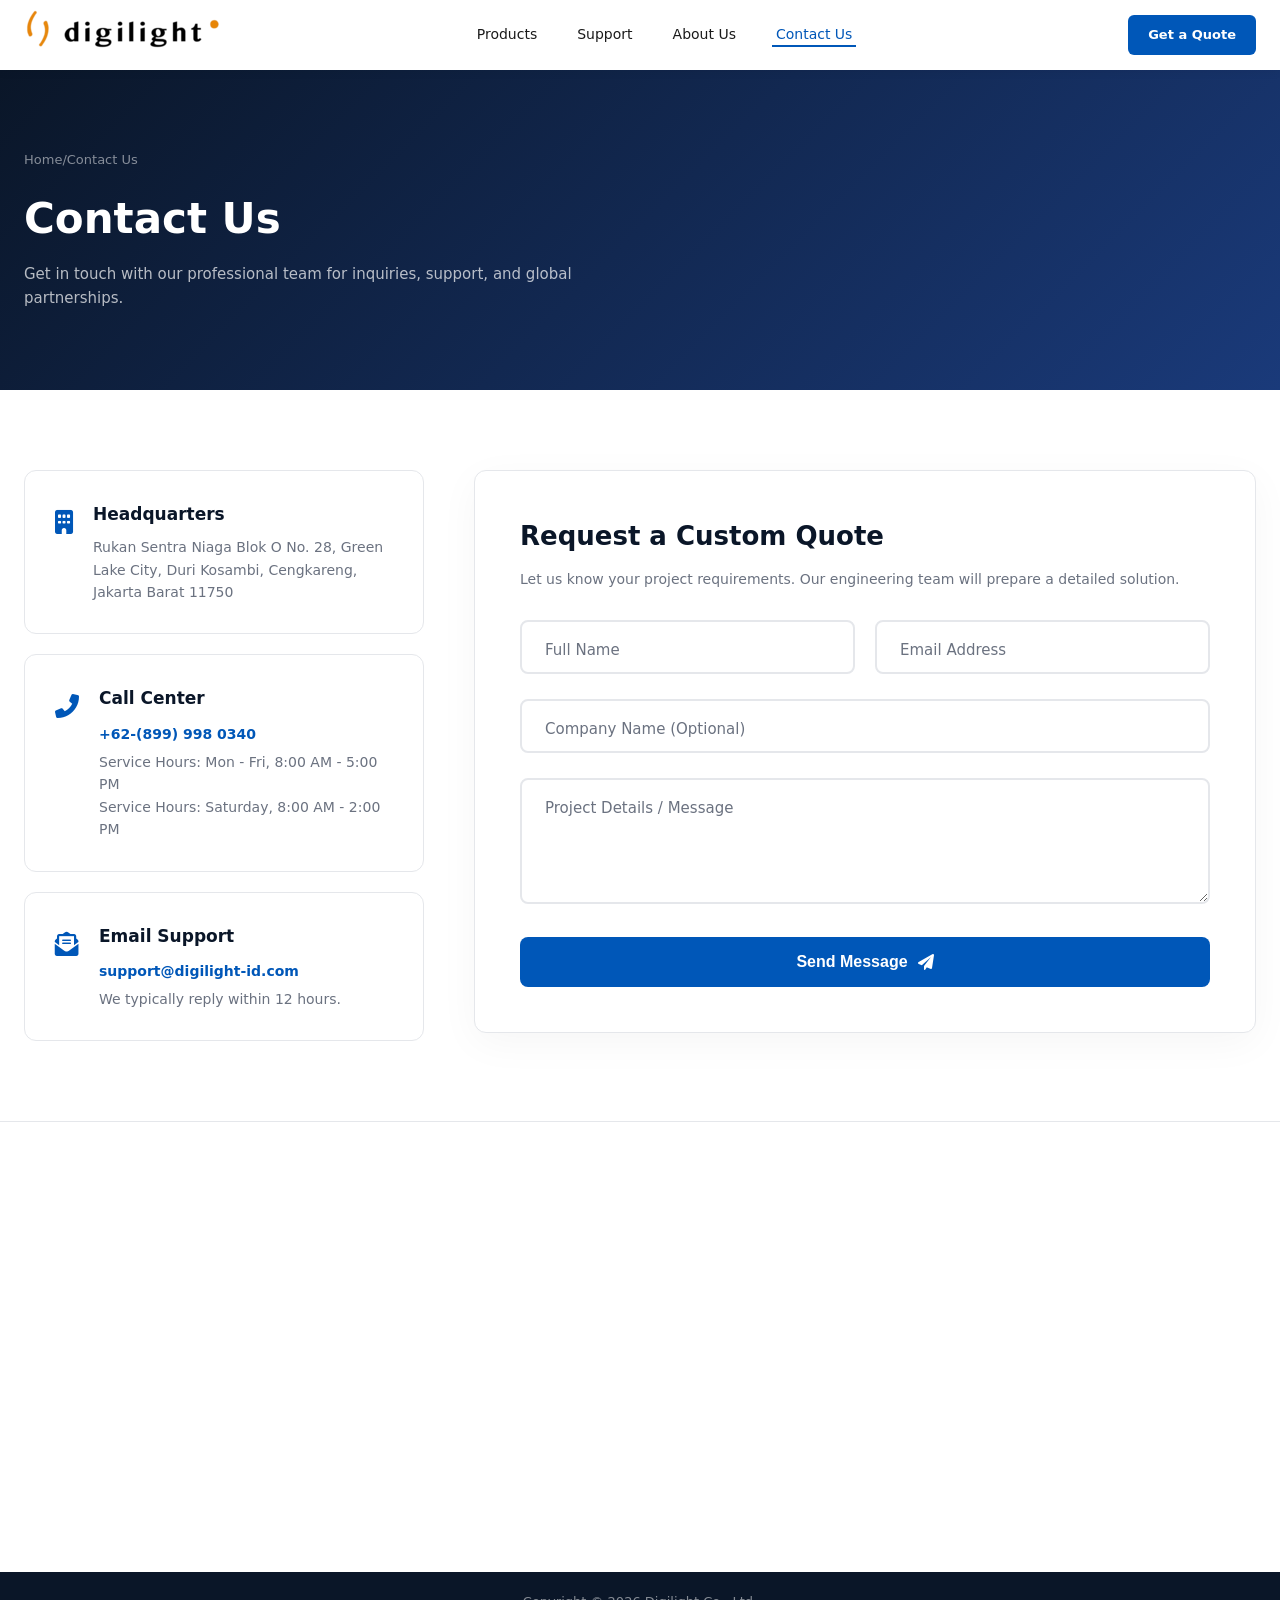
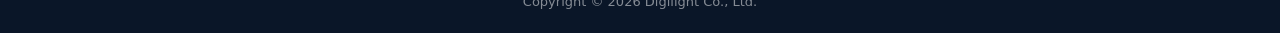
<file: contact.html>
<!DOCTYPE html>
<html lang="en">
<head>
  <meta charset="UTF-8" />
  <meta name="viewport" content="width=device-width, initial-scale=1.0" />
  <title>Digilight Videotron</title>
  <link rel="icon" href="Assets/icon.png" type="image/png">
  <link rel="stylesheet" href="CSS/contact-style.css" />
  <link rel="stylesheet" href="https://cdnjs.cloudflare.com/ajax/libs/font-awesome/6.0.0/css/all.min.css" />
</head>
<body>

<header>
  <nav>
    <div class="logo"><a href="index.html"><img src="Assets/logo.png" alt="LongRun LED Logo"></a></div>

    <ul class="nav-links">
      <li><a href="product.html">Products</a></li>
      <!-- <li><a href="cases.html">Cases</a></li> -->
      <li><a href="support.html">Support</a></li>
      <li><a href="about.html">About Us</a></li>
      <li>
        <a href="contact.html" class="active">Contact Us</a>
        <div class="dropdown">
          <a href="#headquarters">Headquarters</a>
          <a href="#message-form">Online Inquiry</a>
        </div>
      </li>
    </ul>

    <div class="nav-actions">
      <span class="lang-switcher" id="langToggle"></span>
      <a href="#message-form" class="btn-contact">Get a Quote</a>
    </div>

    <button class="hamburger" id="hamburger" aria-label="Open menu">
      <span></span><span></span><span></span>
    </button>
  </nav>

  <div class="mobile-menu" id="mobileMenu">
    <button class="mobile-close" id="mobileClose" aria-label="Close menu">&times;</button>
    <ul class="mobile-nav-links">
      <li><a href="product.html">Products</a></li>
      <!-- <li><a href="cases.html">Cases</a></li> -->
      <li><a href="support.html">Support</a></li>
      <li><a href="about.html">About Us</a></li>
      <li><a href="contact.html" class="active">Contact Us</a></li>
    </ul>
  </div>
</header>

<section class="contact-hero">
  <div class="hero-content">
    <div class="hero-breadcrumb">
      <a href="product.html">Home</a><span>/</span><a href="contact.html">Contact Us</a>
    </div>
    <h1 class="hero-title">Contact Us</h1>
    <p class="hero-sub">Get in touch with our professional team for inquiries, support, and global partnerships.</p>
  </div>
</section>

<main class="contact-main-section" id="headquarters">
  <div class="contact-grid-wrapper">
    
    <div class="contact-info-panel">
      
      <div class="info-card">
        <div class="info-icon"><i class="fas fa-building"></i></div>
        <div class="info-details">
          <h4>Headquarters</h4>
          <p>Rukan Sentra Niaga Blok O No. 28, Green Lake City, Duri Kosambi, Cengkareng, Jakarta Barat 11750</p>
        </div>
      </div>

      <div class="info-card">
        <div class="info-icon"><i class="fas fa-phone-alt"></i></div>
        <div class="info-details">
          <h4>Call Center</h4>
          <a href="tel:+628999980340" class="interactive-link">+62-(899) 998 0340</a>
          <p>Service Hours: Mon - Fri, 8:00 AM - 5:00 PM</p>
          <p>Service Hours: Saturday, 8:00 AM - 2:00 PM</p>
        </div>
      </div>

      <div class="info-card">
        <div class="info-icon"><i class="fas fa-envelope-open-text"></i></div>
        <div class="info-details">
          <h4>Email Support</h4>
          <a href="mailto:support@digilight-id.com" class="interactive-link">support@digilight-id.com</a>
          <p>We typically reply within 12 hours.</p>
        </div>
      </div>

    </div>


    <div class="contact-form-panel" id="message-form">
      <h3>Request a Custom Quote</h3>
      <p>Let us know your project requirements. Our engineering team will prepare a detailed solution.</p>
      
      <form class="interactive-form" id="inquiryForm">
        <div class="form-row">
          <div class="form-group floating-label">
            <input type="text" id="name" name="name" placeholder=" " required>
            <label for="name">Full Name</label>
          </div>
          <div class="form-group floating-label">
            <input type="email" id="email" name="email" placeholder=" " required>
            <label for="email">Email Address</label>
          </div>
        </div>
        
        <div class="form-group floating-label">
          <input type="text" id="company" name="company" placeholder=" ">
          <label for="company">Company Name (Optional)</label>
        </div>

        <div class="form-group floating-label">
          <textarea id="message" name="message" rows="5" placeholder=" " required></textarea>
          <label for="message">Project Details / Message</label>
        </div>

        
        <button type="submit" class="btn-submit-inquiry" id="submitBtn">
          <span>Send Message</span> <i class="fas fa-paper-plane"></i>
        </button>
      </form>
    </div>

  </div>
</main>

<section class="contact-map-section">
  <iframe 
    src="https://www.google.com/maps/embed?pb=!1m18!1m12!1m3!1d3966.630499742167!2d106.70880437429662!3d-6.180186693807261!2m3!1f0!2f0!3f0!3m2!1i1024!2i768!4f13.1!3m3!1m2!1s0x2e69f9005718bcff%3A0x3811b07cb6910376!2sDigilight%20Indonesia!5e0!3m2!1sid!2sid!4v1785461506752!5m2!1sid!2sid" width="1920" height="450" style="border:0;" allowfullscreen="" loading="lazy" referrerpolicy="strict-origin-when-cross-origin">
    width="100%" 
    height="450" 
    style="border:0;" 
    allowfullscreen="" 
    loading="lazy" 
    referrerpolicy="no-referrer-when-downgrade">
  </iframe>
</section>

<footer>
  <div class="footer-bottom">
    <span style="display:block; text-align:center; padding: 20px; color:rgba(255,255,255,0.5); font-size:13px;">
      Copyright &copy; 2026 Digilight Co., Ltd.
    </span>
  </div>
</footer>

<script src="JS/contact-script.js"></script>

</body>
</html>
</file>
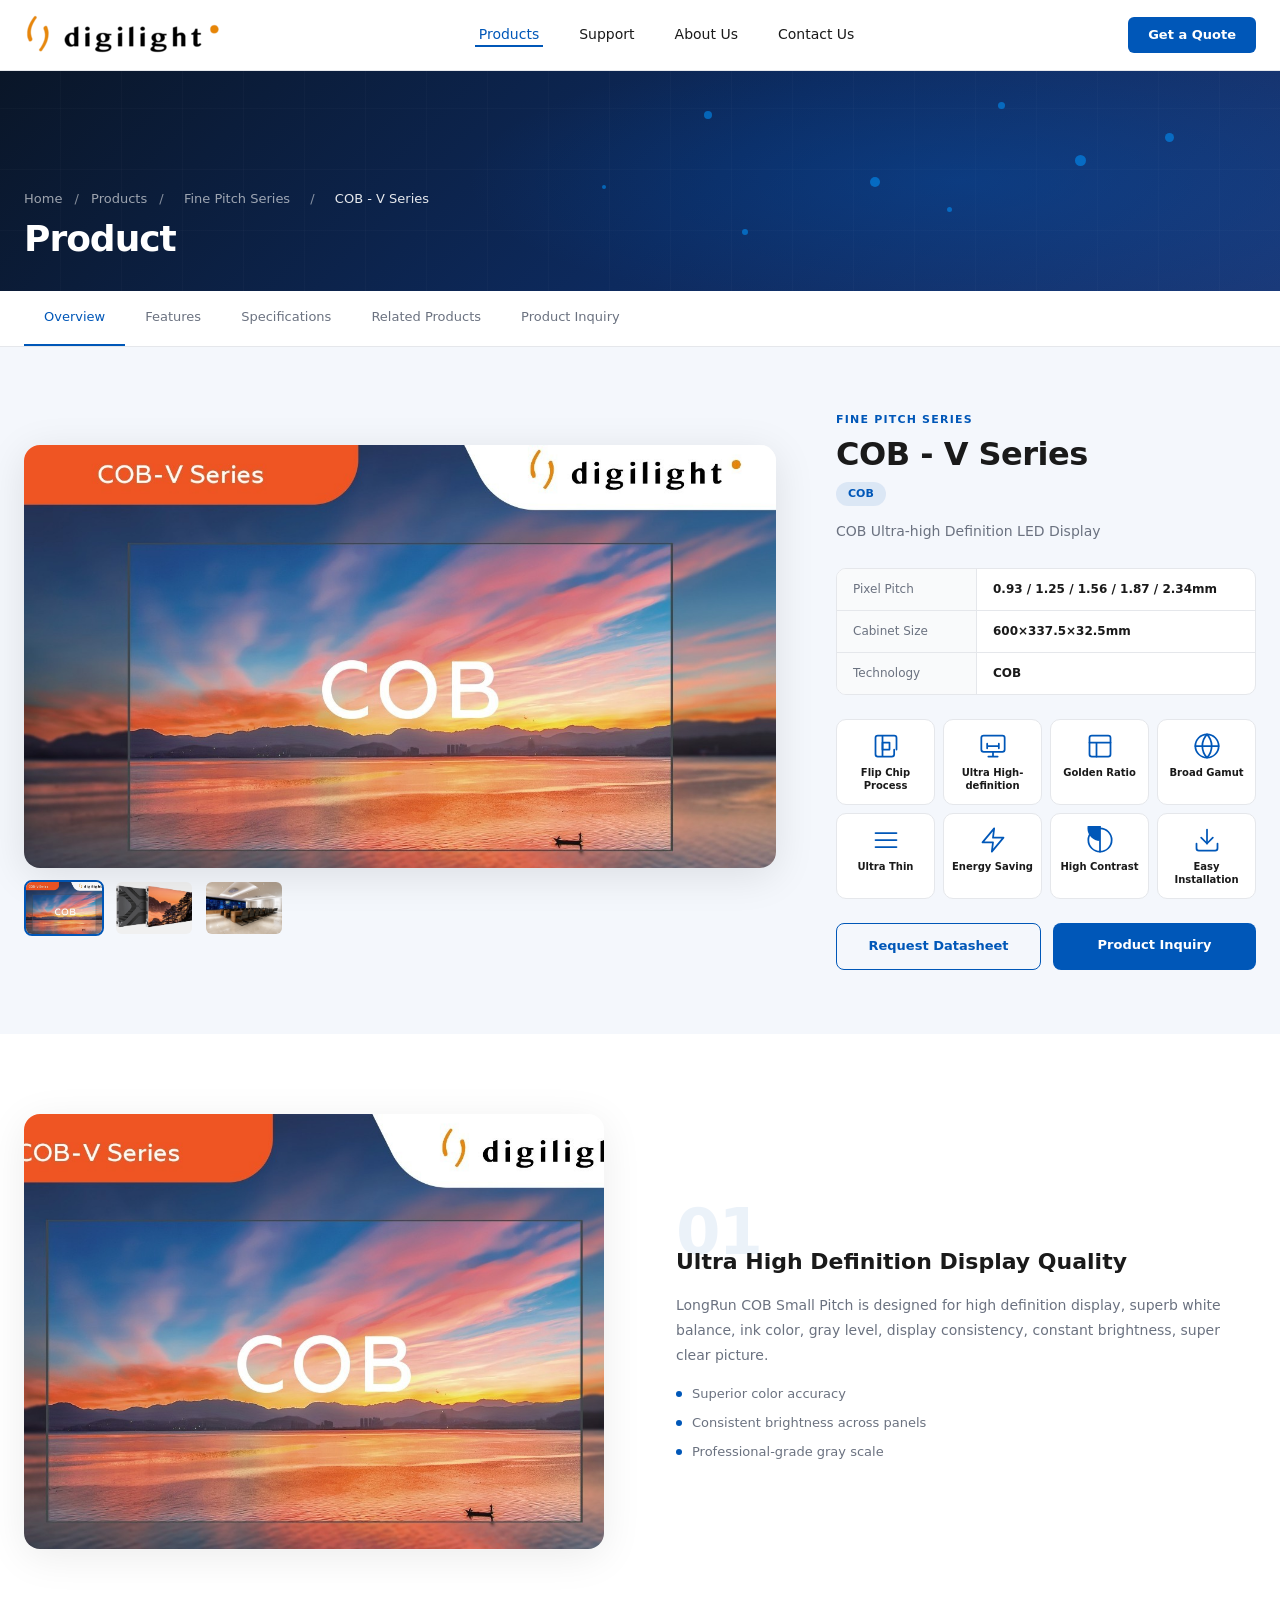
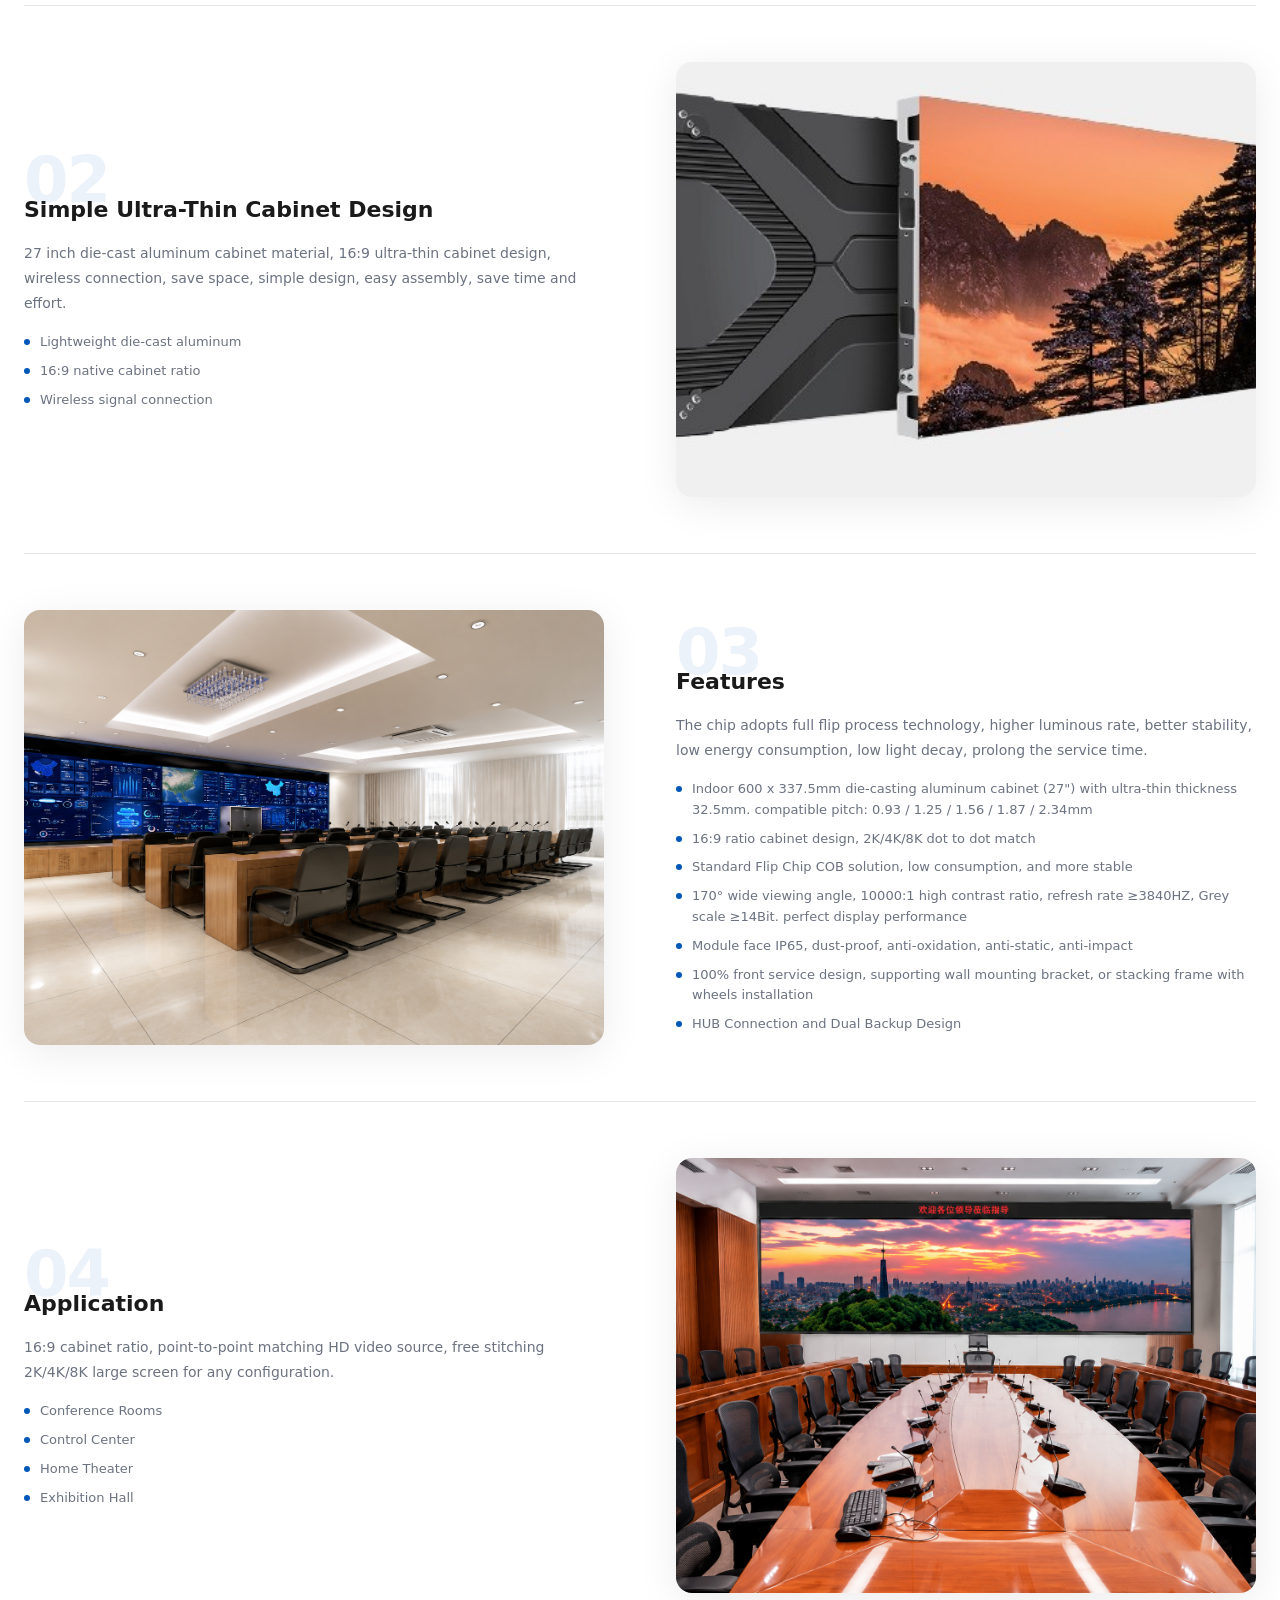
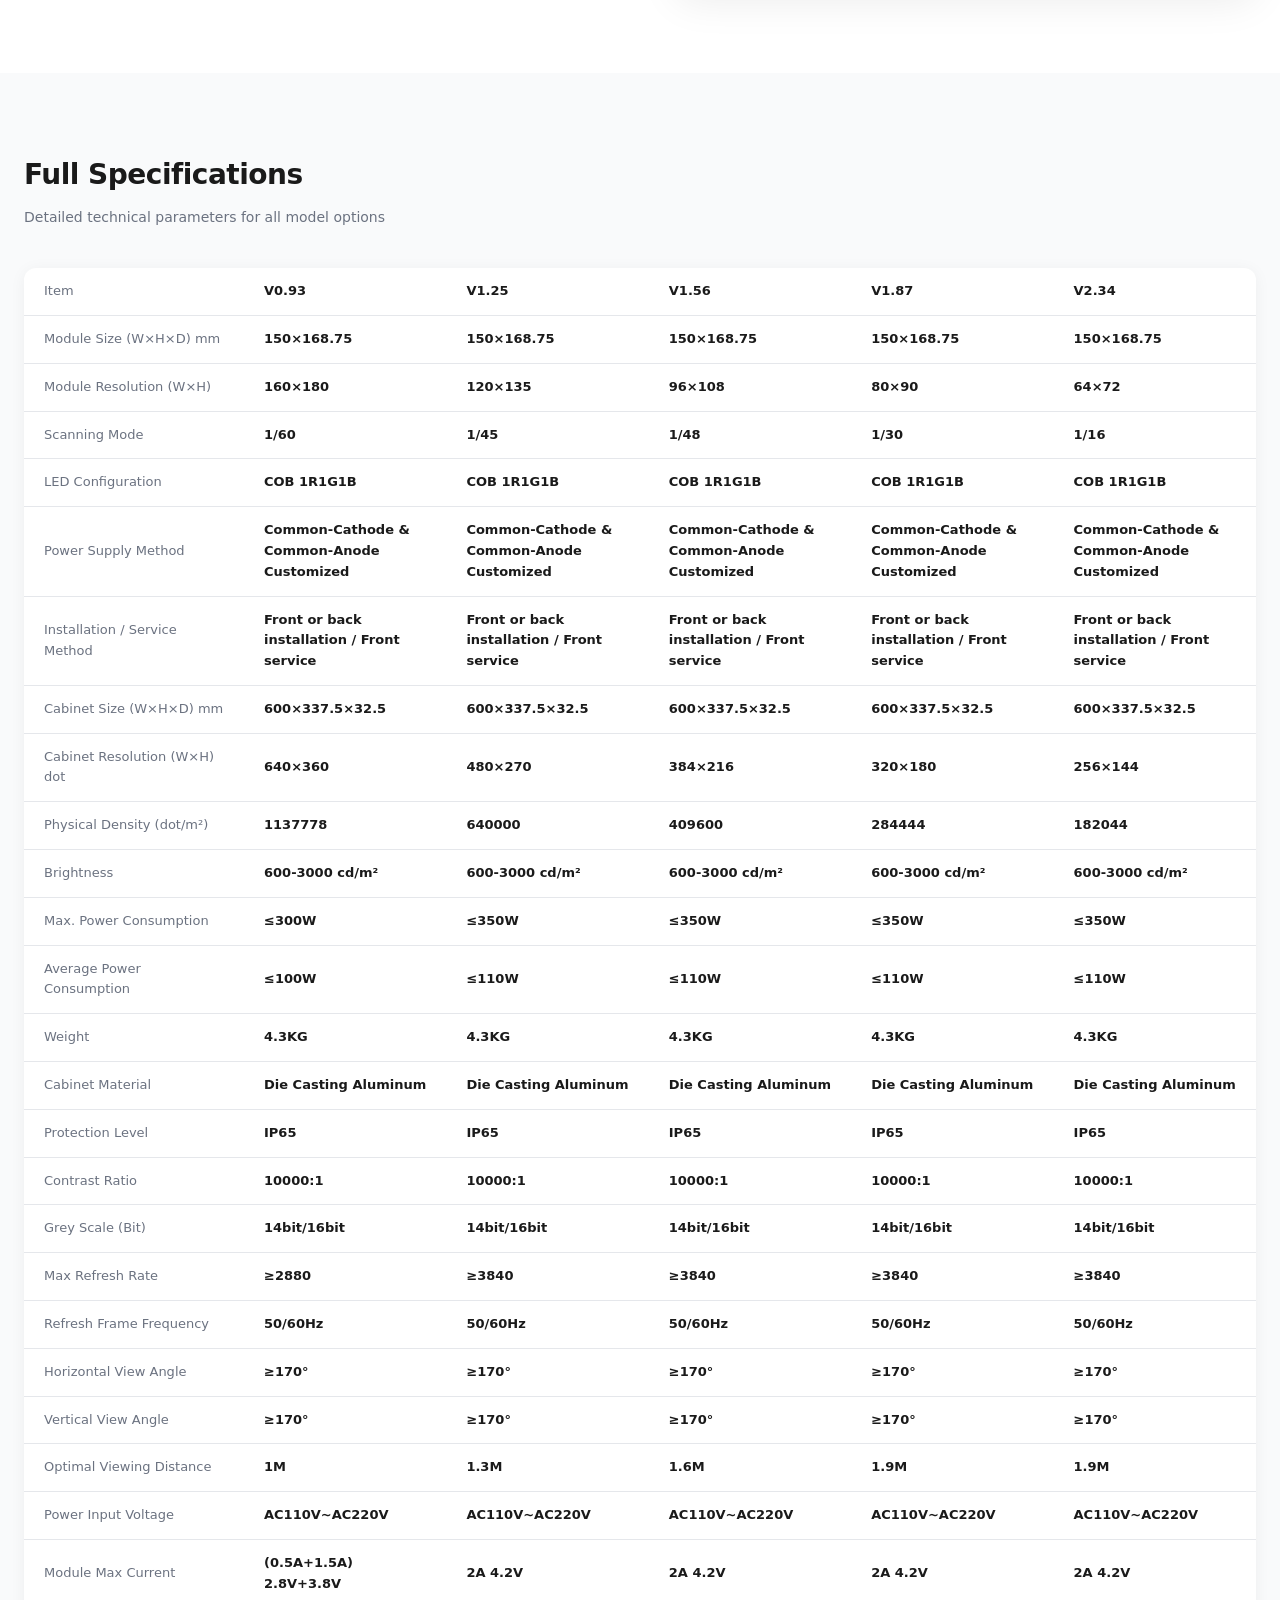
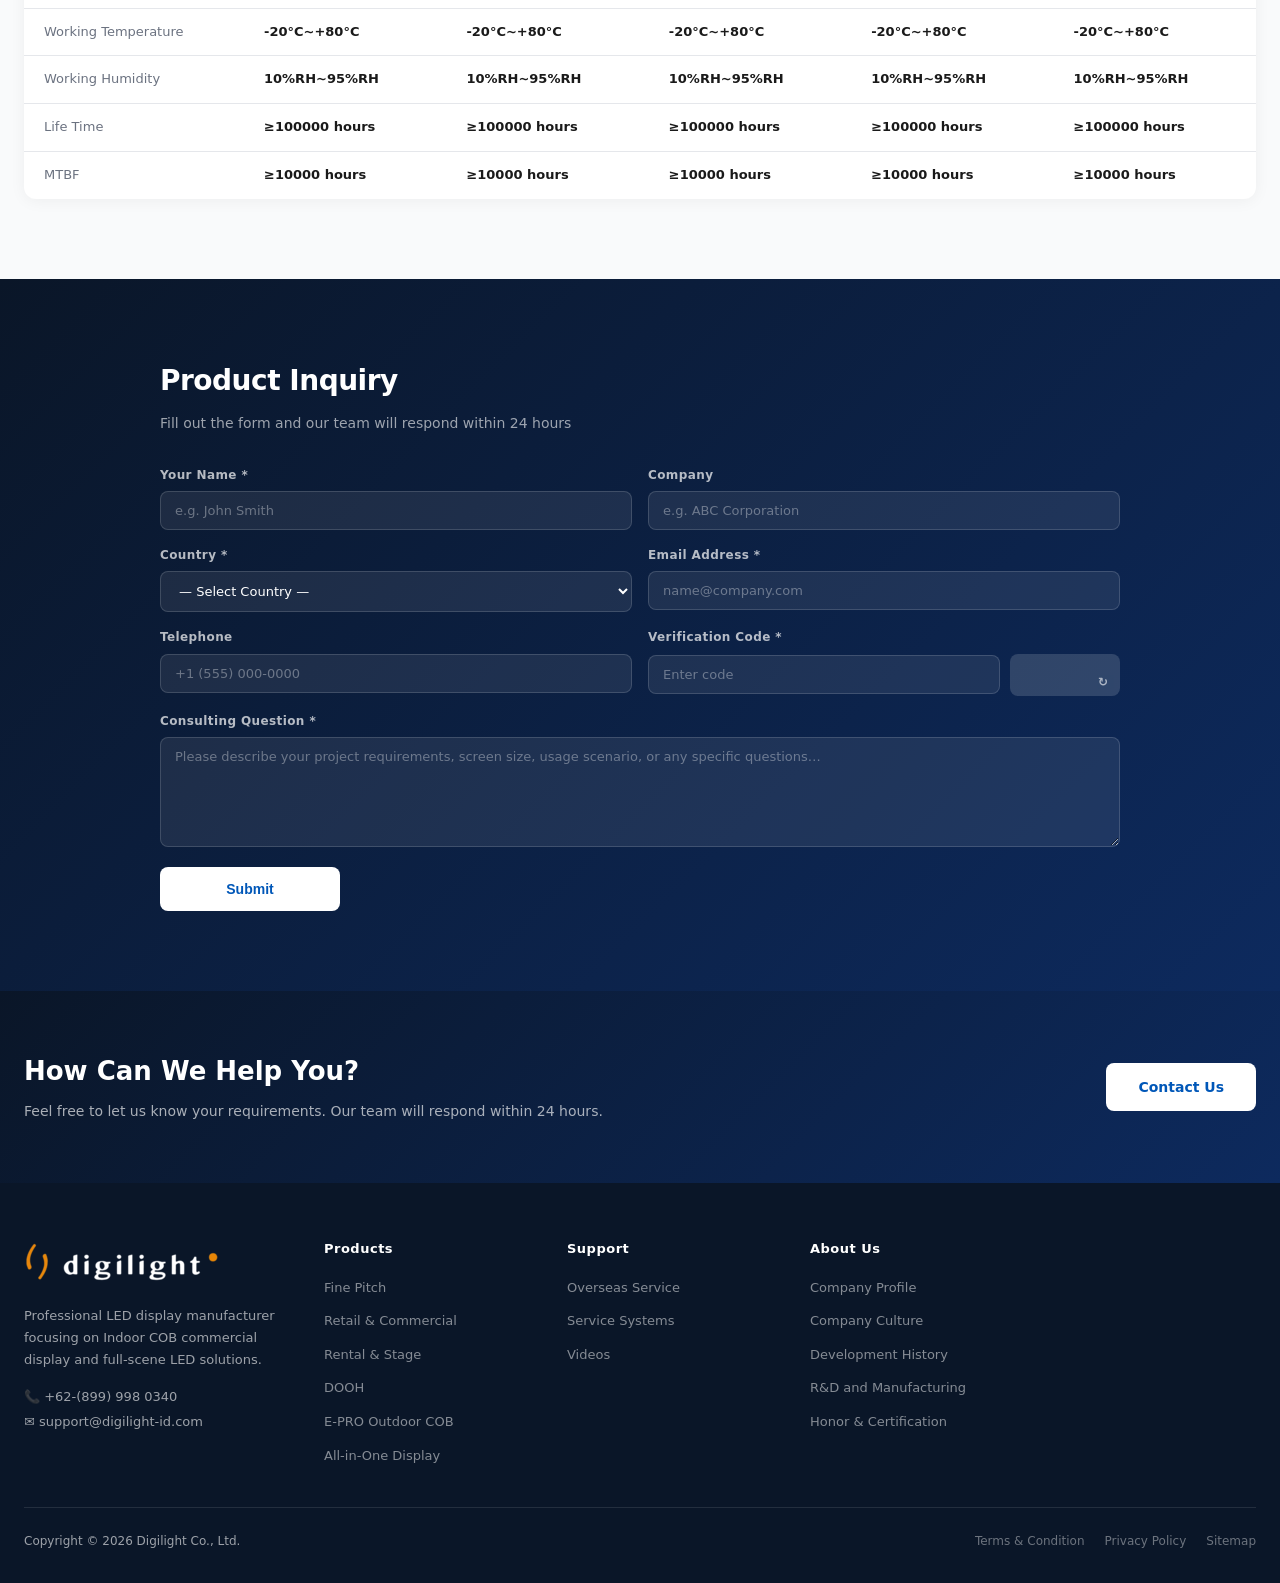
<file: product-detail.html>
<!DOCTYPE html>
<html lang="en">
<head>
  <meta charset="UTF-8" />
  <meta name="viewport" content="width=device-width, initial-scale=1.0" />
  <title>Digilight Videotron</title>
  <link rel="icon" href="Assets/icon.png" type="image/png">
  <link rel="stylesheet" href="CSS/product-style.css" />
  <link rel="stylesheet" href="CSS/product-detail.css" />
</head>
<body>

<!-- ══ HEADER ══ -->
<header>
  <nav>
    <div class="logo"><a href="index.html"><img src="Assets/logo.png" alt="LongRun LED Logo"></a></div>

    <ul class="nav-links">
      <li>
        <a href="product.html" class="active">Products</a>
        <div class="dropdown">
          <a href="product.html">Fine Pitch</a>
          <a href="product.html#commercial">Retail &amp; Commercial</a>
          <a href="product.html#rental">Rental &amp; Stage</a>
          <a href="product.html#dooh">DOOH</a>
          <a href="product.html#outdoor-cob">E-PRO Series Outdoor COB</a>
          <a href="product.html#allinone">Creative All-in-One Display</a>
        </div>
      </li>
      <!-- <li>
        <a href="cases.html">Cases</a>
        <div class="dropdown">
          <a href="#">Rental &amp; Stage</a>
          <a href="#">Indoor Fixed</a>
          <a href="#">Outdoor Fixed</a>
          <a href="#">Sport &amp; Gaming</a>
          <a href="#">Command &amp; Control</a>
          <a href="#">Transportation</a>
        </div>
      </li> -->
      <li>
        <a href="support.html">Support</a>
        <div class="dropdown">
          <a href="#">Overseas Service</a>
          <a href="#">Service Systems</a>
          <a href="#">Videos</a>
        </div>
      </li>
      <li>
        <a href="about.html">About Us</a>
        <div class="dropdown">
          <a href="about.html#company-profile">Company Profile</a>
          <a href="about.html#company-culture">Company Culture</a>
          <a href="about.html#development-history">Development History</a>
          <a href="about.html#rd-and-manufacturing">R&amp;D and Manufacturing</a>
          <a href="#">Honor &amp; Certification</a>
        </div>
      </li>
      <li>
        <a href="contact.html">Contact Us</a>
        <div class="dropdown">
          <a href="contact.html#page1">Headquarters</a>
          <a href="contact.html#page2">Branches</a>
          <a href="contact.html#page3">Join Us</a>
          <a href="contact.html#page4">Consultation</a>
        </div>
      </li>
    </ul>

    <div class="nav-actions">
      <span class="lang-switcher" id="langToggle"></span>
      <a href="contact.html#page4" class="btn-contact">Get a Quote</a>
    </div>

    <button class="hamburger" id="hamburger" aria-label="Open menu">
      <span></span><span></span><span></span>
    </button>
  </nav>

  <div class="mobile-menu" id="mobileMenu">
    <ul class="mobile-nav-links">
      <li><a href="product.html">Products</a></li>
      <!-- <li><a href="cases.html">Cases</a></li> -->
      <li><a href="support.html">Support</a></li>
      <li><a href="#">About Us</a></li>
      <li><a href="contact.html">Contact Us</a></li>
    </ul>
    <a href="contact.html#page4" class="btn-contact mobile-cta">Get a Quote</a>
  </div>
</header>

<!-- ══ HERO ══ -->
<section class="hero detail-hero">
  <div class="hero-dots" id="heroDots"></div>
  <div class="detail-hero-content">
    <div class="hero-breadcrumb">
      <a href="product.html">Home</a>
      <span>/</span>
      <a href="product.html">Products</a>
      <span>/</span>
      <a href="product.html" id="detailBreadSeriesLink"><span id="detailBreadSeries">Fine Pitch Series</span></a>
      <span>/</span>
      <span id="detailHeroTitle" style="color:rgba(255,255,255,.9)">Loading…</span>
    </div>
    <h1 class="hero-title" id="detailHeroTitle2" style="display:none"></h1>
    <h1 class="hero-title" id="detailHeroTitle">Product</h1>
  </div>
</section>

<!-- ══ PRODUCT SECTION TABS ══ -->
<div class="product-nav-bar">
  <div class="product-nav-inner">
    <a href="#showcase"  class="pnav-link active" data-section="showcase">Overview</a>
    <a href="#features"  class="pnav-link"         data-section="features">Features</a>
    <a href="#full-spec" class="pnav-link"          data-section="full-spec">Specifications</a>
    <a href="#related"   class="pnav-link"          data-section="related">Related Products</a>
    <a href="#detail-contact" class="pnav-link"     data-section="detail-contact">Product Inquiry</a>
    <span style="margin-left:auto;padding:16px 0;font-size:13px;font-weight:700;color:var(--accent)" id="detailNavName"></span>
  </div>
</div>

<!-- ══ SHOWCASE ══ -->
<section class="showcase-section" id="showcase">
  <div class="showcase-inner">

    <!-- Gallery -->
    <div class="showcase-gallery">
      <div class="gallery-main">
        <img id="showcaseHeroImg" src="https://placehold.co/900x506/0d2a5e/white?text=Loading..." alt="Product" style="transition:opacity .2s" />
      </div>
      <div class="gallery-thumbs" id="galleryThumbs">
        <!-- filled by JS -->
      </div>
    </div>

    <!-- Info Panel -->
    <div class="showcase-info">
      <div class="info-tag"    id="infoTag">Series</div>
      <h2  class="info-title"  id="infoTitle">Product Name</h2>
      <span class="info-tech-badge" id="infoTechBadge">COB</span>
      <p   class="info-desc"   id="infoDesc">Description</p>

      <!-- Spec mini table -->
      <div class="info-spec-table" id="sideSpecTable">
        <!-- filled by JS -->
      </div>

      <!-- 8 Key icons -->
      <div class="key-icons" id="keyIconsGrid">
        <!-- filled by JS -->
      </div>

      <div class="info-actions">
        <a href="#detail-contact" class="btn-dl">Request Datasheet</a>
        <a href="#detail-contact" class="btn-inq">Product Inquiry</a>
      </div>
    </div>
  </div>
</section>

<!-- ══ FEATURES ══ -->
<section class="features-section" id="features">
  <div id="featureBlocks">
    <!-- filled by JS -->
  </div>
</section>

<!-- ══ FULL SPEC TABLE ══ -->
<section class="spec-section" id="full-spec">
  <div class="spec-section-inner">
    <h2 class="section-heading">Full Specifications</h2>
    <p class="section-subheading">Detailed technical parameters for all model options</p>

    <table class="full-spec-table">
      <thead>
        <tr id="specTableHead">
          <!-- filled by JS -->
        </tr>
      </thead>
      <tbody id="specTableBody">
        <!-- filled by JS -->
      </tbody>
    </table>
  </div>
</section>

<!-- ══ RELATED PRODUCTS ══ -->
<!-- <section class="related-section" id="related">
  <h2 class="section-heading" style="margin-bottom:8px">Related Products</h2>
  <p class="section-subheading" style="margin-bottom:40px">You might also be interested in</p>
  <div class="related-grid" id="relatedGrid"> -->
    <!-- filled by JS -->
  <!-- </div>
</section> -->

<!-- ══ INLINE CONTACT FORM ══ -->
<section class="detail-contact-section" id="detail-contact">
  <div class="detail-contact-inner">
    <h2 class="section-heading">Product Inquiry</h2>
    <p class="section-subheading" style="margin-bottom:32px">Fill out the form and our team will respond within 24 hours</p>

    <form class="detail-form" id="detailContactForm" novalidate>

      <div class="df-group">
        <label>Your Name *</label>
        <input type="text" name="name" placeholder="e.g. John Smith" required />
      </div>

      <div class="df-group">
        <label>Company</label>
        <input type="text" name="company" placeholder="e.g. ABC Corporation" />
      </div>

      <div class="df-group">
        <label>Country *</label>
        <select name="country" required>
          <option value="">— Select Country —</option>
          <option>United States</option>
          <option>United Kingdom</option>
          <option>Germany</option>
          <option>Australia</option>
          <option>Canada</option>
          <option>Japan</option>
          <option>South Korea</option>
          <option>Singapore</option>
          <option>Indonesia</option>
          <option>Malaysia</option>
          <option>Thailand</option>
          <option>India</option>
          <option>UAE</option>
          <option>Brazil</option>
          <option>South Africa</option>
          <option>China</option>
          <option>Other</option>
        </select>
      </div>

      <div class="df-group">
        <label>Email Address *</label>
        <input type="email" name="email" placeholder="name@company.com" required />
      </div>

      <div class="df-group">
        <label>Telephone</label>
        <input type="tel" name="phone" placeholder="+1 (555) 000-0000" />
      </div>

      <div class="df-group">
        <label>Verification Code *</label>
        <div class="captcha-row-df">
          <input type="text" name="captcha" placeholder="Enter code" maxlength="4" required autocomplete="off" />
          <div class="captcha-canvas-df" id="dfCaptchaBox" title="Click to refresh"></div>
        </div>
      </div>

      <div class="df-group full-width">
        <label>Consulting Question *</label>
        <textarea name="message" placeholder="Please describe your project requirements, screen size, usage scenario, or any specific questions…" required></textarea>
      </div>

      <button type="submit" class="btn-df-submit">Submit</button>

      <!-- Success -->
      <div class="df-success" id="dfSuccess">
        <div class="df-success-icon">✓</div>
        <h3 style="color:#fff;margin-bottom:8px">Message Sent!</h3>
        <p style="color:rgba(255,255,255,.7)">Our team will get back to you within 24 hours.</p>
      </div>
    </form>
  </div>
</section>

<!-- ══ CTA STRIP ══ -->
<section class="cta-strip">
  <div class="cta-inner">
    <div class="cta-text">
      <h3>How Can We Help You?</h3>
      <p>Feel free to let us know your requirements. Our team will respond within 24 hours.</p>
    </div>
    <a href="contact.html#page4" class="btn-cta-white">Contact Us</a>
  </div>
</section>

<!-- ══ FOOTER ══ -->
<footer>
  <div class="footer-inner">
    <div class="footer-brand">
      <div class="logo"><a href="index.html"><img src="Assets/logo 2.png" alt="LongRun LED Logo"></a></div>
      <p>Professional LED display manufacturer focusing on Indoor COB commercial display and full-scene LED solutions.</p>
      <div class="footer-contact">
        <p>📞 +62-(899) 998 0340</p>
        <p>✉️ support@digilight-id.com</p>
      </div>
    </div>
    <div class="footer-col">
      <h4>Products</h4>
      <ul>
        <li><a href="product.html#fine">Fine Pitch</a></li>
        <li><a href="product.html#commercial">Retail &amp; Commercial</a></li>
        <li><a href="product.html#rental">Rental &amp; Stage</a></li>
        <li><a href="product.html#dooh">DOOH</a></li>
        <li><a href="product.html#outdoor-cob">E-PRO Outdoor COB</a></li>
        <li><a href="product.html#allinone">All-in-One Display</a></li>
      </ul>
    </div>
    <!-- <div class="footer-col">
      <h4>Cases</h4>
      <ul>
        <li><a href="#">Rental &amp; Stage</a></li>
        <li><a href="#">Indoor Fixed</a></li>
        <li><a href="#">Outdoor Fixed</a></li>
        <li><a href="#">Sport &amp; Gaming</a></li>
        <li><a href="#">Command &amp; Control</a></li>
        <li><a href="#">Transportation</a></li>
      </ul>
    </div> -->
    <div class="footer-col">
      <h4>Support</h4>
      <ul>
        <li><a href="#">Overseas Service</a></li>
        <li><a href="#">Service Systems</a></li>
        <li><a href="#">Videos</a></li>
      </ul>
    </div>
    <div class="footer-col">
      <h4>About Us</h4>
      <ul>
        <li><a href="#">Company Profile</a></li>
        <li><a href="#">Company Culture</a></li>
        <li><a href="#">Development History</a></li>
        <li><a href="#">R&amp;D and Manufacturing</a></li>
        <li><a href="#">Honor &amp; Certification</a></li>
      </ul>
    </div>
  </div>
  <div class="footer-bottom">
    <span>Copyright &copy; 2026 Digilight Co., Ltd.</span>
    <div class="footer-bottom-links">
      <a href="#">Terms &amp; Condition</a>
      <a href="#">Privacy Policy</a>
      <a href="#">Sitemap</a>
    </div>
  </div>
</footer>

<script src="JS/support-script.js"></script>
<script src="JS/product-detail.js"></script>

<!-- Sticky section nav highlight on scroll -->
<script>
(function() {
  const sections = ['showcase','features','full-spec','related','detail-contact'];
  const navLinks = document.querySelectorAll('.pnav-link[data-section]');
  const navH = parseInt(getComputedStyle(document.documentElement).getPropertyValue('--nav-h')) + 58;

  window.addEventListener('scroll', () => {
    let current = 'showcase';
    sections.forEach(id => {
      const el = document.getElementById(id);
      if (el && window.scrollY >= el.offsetTop - navH - 20) current = id;
    });
    navLinks.forEach(a => {
      a.classList.toggle('active', a.dataset.section === current);
    });
  }, { passive: true });
})();
</script>

</body>
</html>
</file>
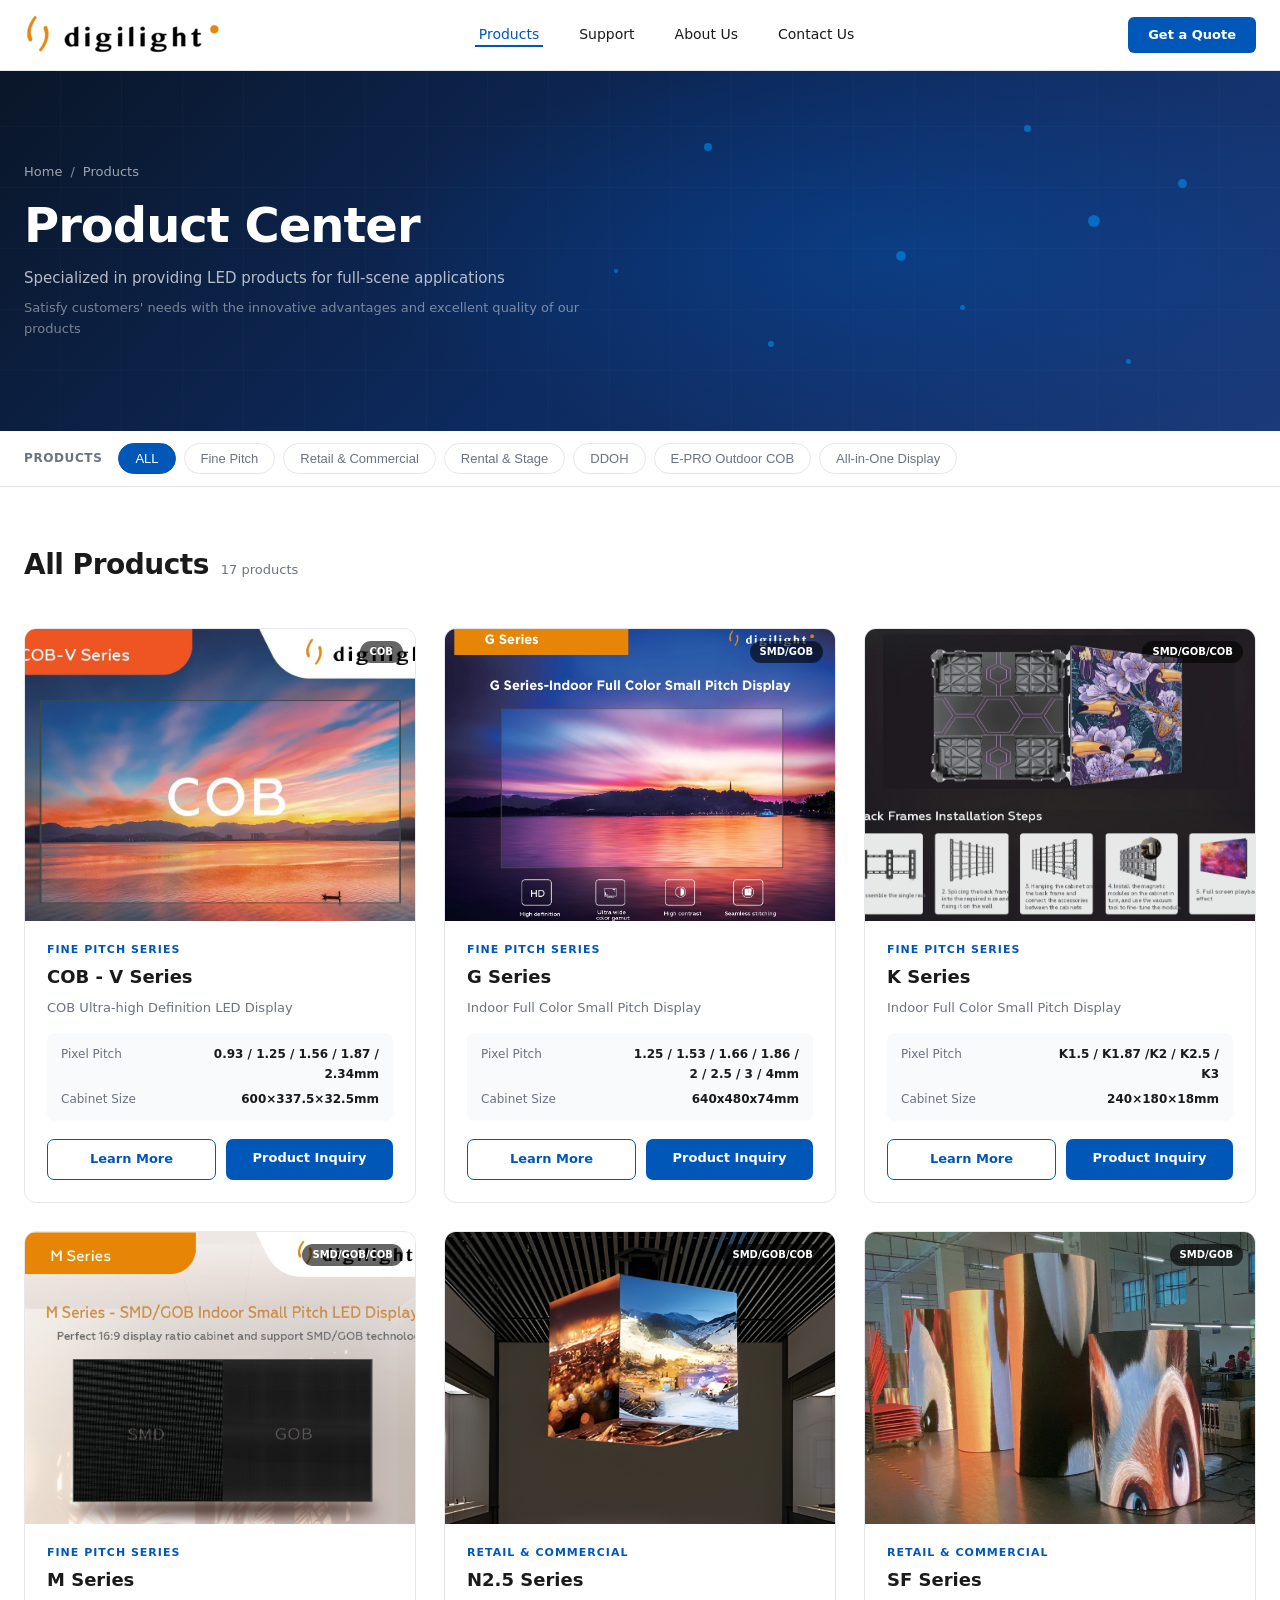
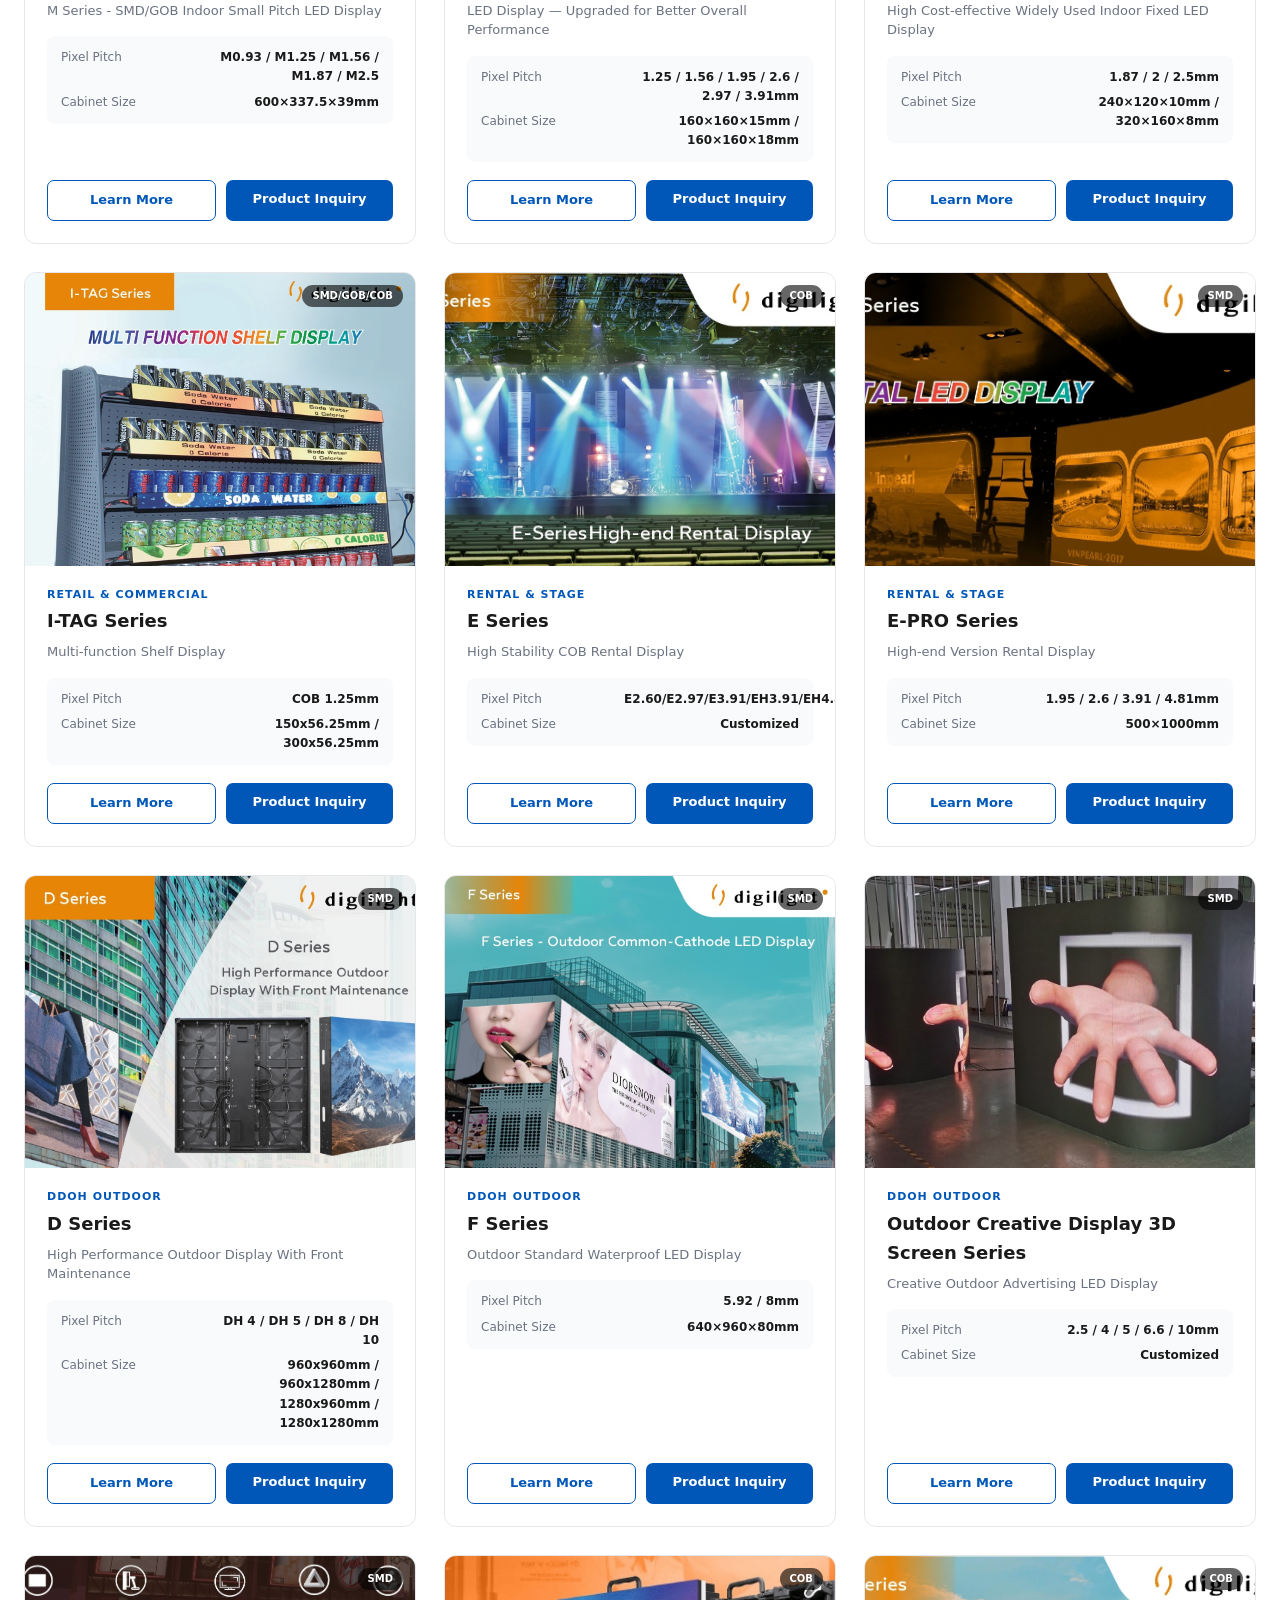
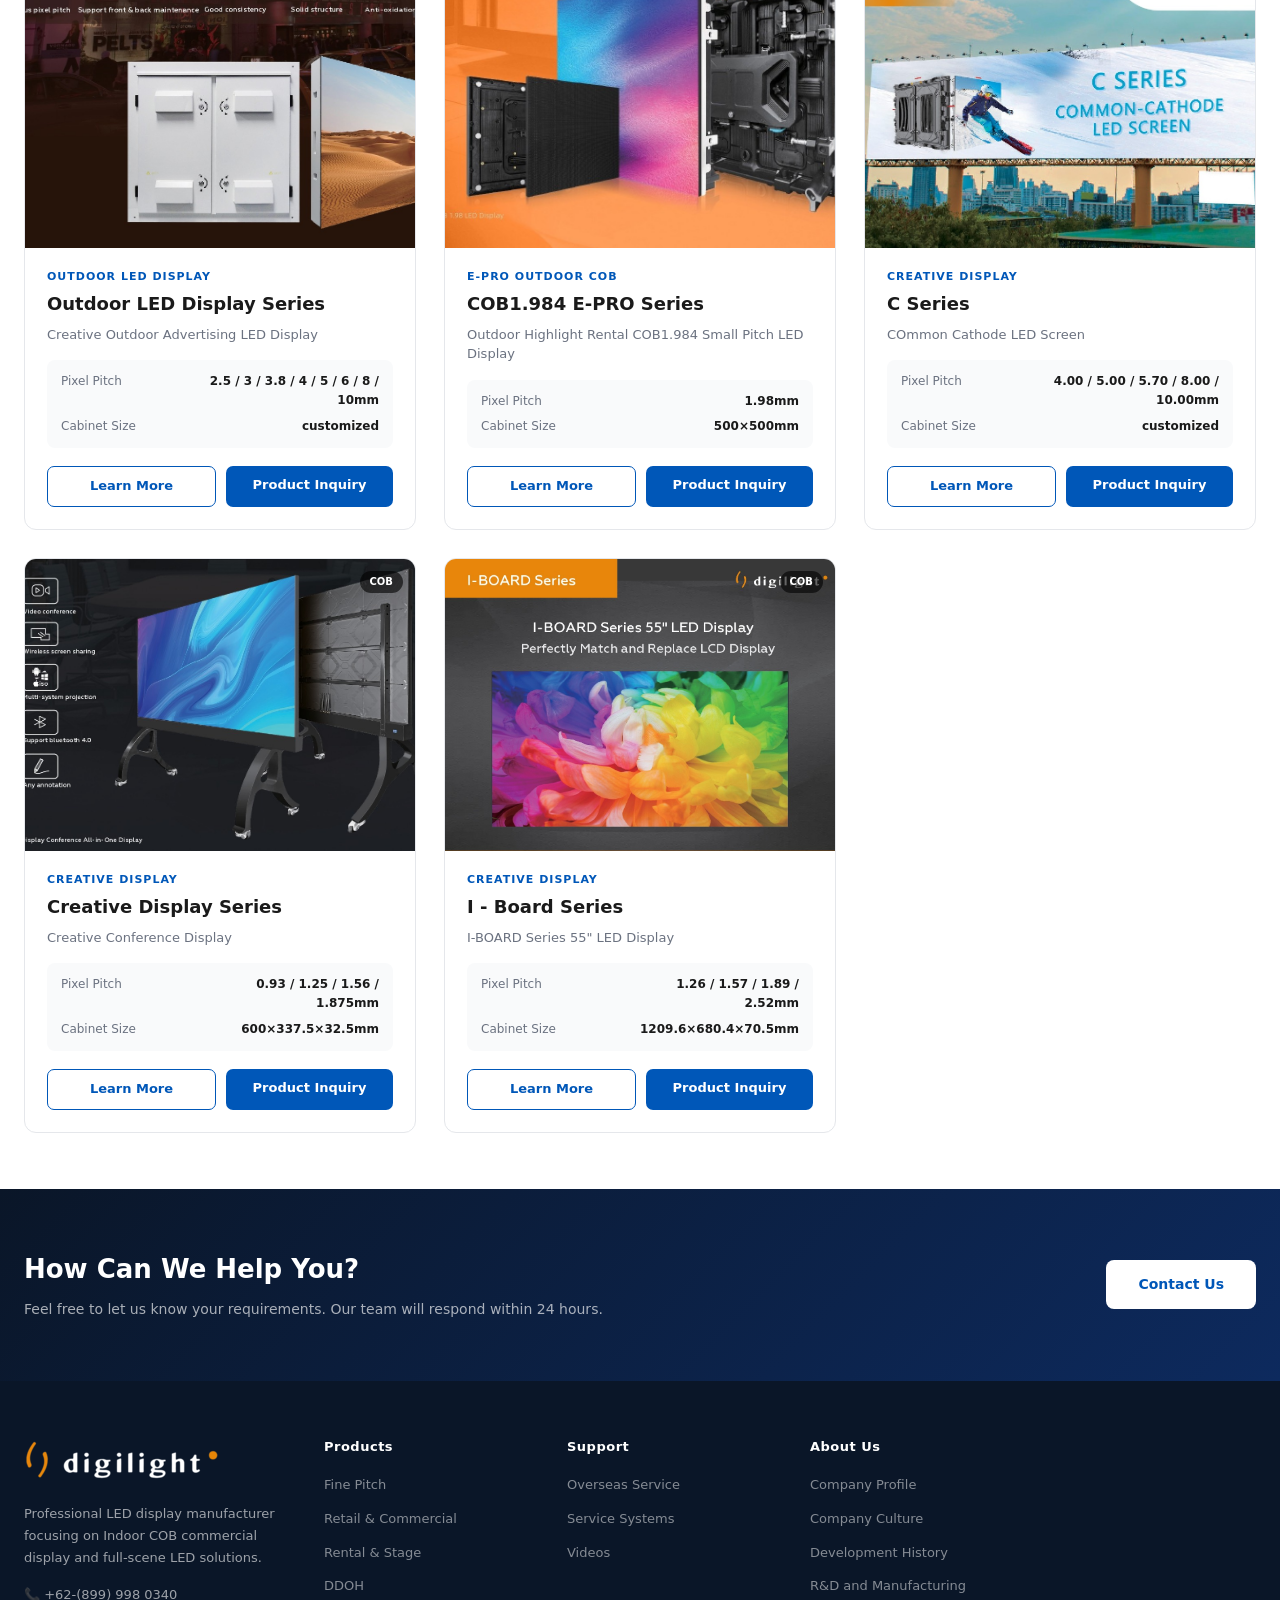
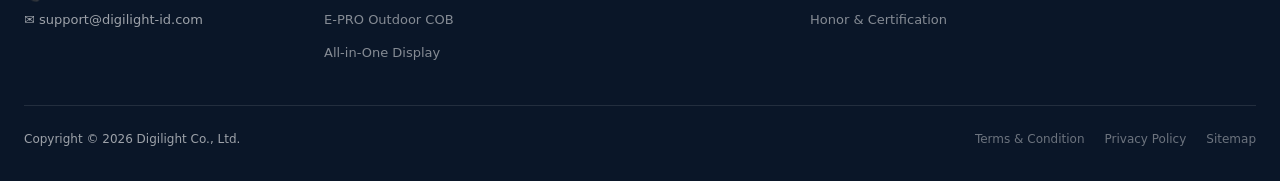
<file: product.html>
<!DOCTYPE html>
<html lang="en">
<head>
  <meta charset="UTF-8" />
  <meta name="viewport" content="width=device-width, initial-scale=1.0" />
  <title>Digilight Videotron</title>
  <link rel="icon" href="Assets/icon.png" type="image/png">
  <link rel="stylesheet" href="CSS/product-style.css" />
</head>
<body>

<!-- ══ HEADER ══ -->
<header>
  <nav>
    <div class="logo"><a href="index.html"><img src="Assets/logo.png" alt="LongRun LED Logo"></a></div>
   
    <ul class="nav-links">
      <li>
        <a href="product.html" class="active">Products</a>
        <div class="dropdown">
          <a href="product.html#fine">Fine Pitch</a>
          <a href="product.html#commercial">Retail &amp; Commercial</a>
          <a href="product.html#rental">Rental &amp; Stage</a>
          <a href="product.html#dooh">DDOH</a>
          <a href="product.html#outdoor-cob">E-PRO Series Outdoor COB</a>
          <a href="product.html#allinone">Creative All-in-One Display</a>
        </div>
      </li>

      <!-- <li>
        <a href="cases.html">Cases</a>
        <div class="dropdown">
          <a href="#">Rental &amp; Stage</a>
          <a href="#">Indoor Fixed</a>
          <a href="#">Outdoor Fixed</a>
          <a href="#">Sport &amp; Gaming</a>
          <a href="#">Command &amp; Control</a>
          <a href="#">Transportation</a>
        </div>
      </li> -->

      <li>
        <a href="support.html">Support</a>
        <div class="dropdown">
          <a href="support.html#overseas-service">Overseas Service</a>
          <a href="support.html#service-system">Service Systems</a>
          <a href="support.html#videos">Videos</a>
        </div>
      </li>
      
      <li>
        <a href="about.html">About Us</a>
        <div class="dropdown">
          <a href="about.html#company-profile">Company Profile</a>
          <a href="about.html#company-culture">Company Culture</a>
          <a href="about.html#development-history">Development History</a>
          <a href="about.html#rd-and-manufacturing">R&amp;D and Manufacturing</a>
          <a href="about.html#honor-and-certification">Honor &amp; Certification</a>
        </div>
      </li>

      <li>
        <a href="contact.html">Contact Us</a>
        <div class="dropdown">
          <a href="#">Headquarters</a>
          <a href="#">Branches</a>
          <a href="#">Join Us</a>
          <a href="#">Consultation</a>
        </div>
      </li>
    </ul>

    <div class="nav-actions">
      <span class="lang-switcher" id="langToggle"></span>
      <a href="#contact" class="btn-contact">Get a Quote</a>
    </div>

    <button class="hamburger" id="hamburger" aria-label="Open menu">
      <span></span>
      <span></span>
      <span></span>
    </button>
  </nav>

  <!-- Mobile Menu Overlay -->
  <div class="mobile-menu" id="mobileMenu">
    <ul class="mobile-nav-links">
      <li><a href="product.html">Products</a></li>
      <!-- <li><a href="cases.html">Cases</a></li> -->
      <li><a href="support.html">Support</a></li>
      <li><a href="about.html">About Us</a></li>
      <li><a href="contact.html">Contact Us</a></li>
    </ul>
    <a href="#contact" class="btn-contact mobile-cta">Get a Quote</a>
  </div>
</header>

<!-- ══ HERO ══ -->
<section class="hero">
  <div class="hero-dots" id="heroDots"></div>
  <div class="hero-content">
    <div class="hero-breadcrumb">
      <a href="#">Home</a><span>/</span><a href="#">Products</a>
    </div>
    <h1 class="hero-title">Product Center</h1>
    <p class="hero-sub">Specialized in providing LED products for full-scene applications</p>
    <p class="hero-sub2">Satisfy customers' needs with the innovative advantages and excellent quality of our products</p>
  </div>
</section>

<!-- ══ FILTER TABS ══ -->
<div class="filter-section">
  <div class="filter-inner">
    <span class="filter-label">products</span>
    <button class="filter-btn active" data-filter="all">ALL</button>
    <button class="filter-btn" data-filter="fine">Fine Pitch</button>
    <button class="filter-btn" data-filter="commercial">Retail &amp; Commercial</button>
    <button class="filter-btn" data-filter="rental">Rental &amp; Stage</button>
    <button class="filter-btn" data-filter="dooh">DDOH</button>
    <button class="filter-btn" data-filter="outdoor-cob">E-PRO Outdoor COB</button>
    <button class="filter-btn" data-filter="allinone">All-in-One Display</button>
  </div>
</div>

<!-- ══ PRODUCT GRID ══ -->
<main class="products-section">
  <div class="products-header">
    <h2 id="sectionTitle">All Products</h2>
    <span class="count" id="productCount">14 products</span>
  </div>

  <div class="product-grid" id="productGrid">

    <!-- CV Series -->
    <div class="product-card" data-category="fine">
      <div class="card-img">
        <img src="Assets/v series - 1.jpg" alt="CV Series" loading="lazy" />
        <span class="card-badge">Fine Pitch</span>
        <span class="card-tech">COB</span>
      </div>
      <div class="card-body">
        <div class="card-series">Fine Pitch Series</div>
        <div class="card-name">COB - V Series</div>
        <div class="card-desc">COB Ultra-high Definition LED Display</div>
        <div class="card-specs">
          <div class="spec-row">
            <span class="spec-key">Pixel Pitch</span>
            <span class="spec-val">0.93 / 1.25 / 1.56 / 1.87 / 2.34mm</span>
          </div>
          <div class="spec-row">
            <span class="spec-key">Cabinet Size</span>
            <span class="spec-val">600×337.5×32.5mm</span>
          </div>
        </div>
        <div class="card-actions">
          <a href="product-detail.html?id=cv-series" class="btn-learn">Learn More</a>
          <a href="contact.html" class="btn-inquiry">Product Inquiry</a>
        </div>
      </div>
    </div>

    <!-- M Series -->
    <div class="product-card" data-category="fine">
      <div class="card-img">
        <img src="Assets/g series - 1.jpg" alt="M Series" loading="lazy" />
        <span class="card-badge">Fine Pitch</span>
        <span class="card-tech">SMD/GOB</span>
      </div>
      <div class="card-body">
        <div class="card-series">Fine Pitch Series</div>
        <div class="card-name">G Series</div>
        <div class="card-desc">Indoor Full Color Small Pitch Display</div>
        <div class="card-specs">
          <div class="spec-row">
            <span class="spec-key">Pixel Pitch</span>
            <span class="spec-val">1.25 / 1.53 / 1.66 / 1.86 / 2 / 2.5 / 3 / 4mm</span>
          </div>
          <div class="spec-row">
            <span class="spec-key">Cabinet Size</span>
            <span class="spec-val">640x480x74mm</span>
          </div>
        </div>
        <div class="card-actions">
          <a href="product-detail.html?id=m-series" class="btn-learn">Learn More</a>
          <a href="#contact" class="btn-inquiry">Product Inquiry</a>
        </div>
      </div>
    </div>

    <!-- K Series -->
    <div class="product-card" data-category="fine">
      <div class="card-img">
        <img src="Assets/k series - 1.jpg" alt="K Series" loading="lazy" />
        <span class="card-badge">Fine Pitch</span>
        <span class="card-tech">SMD/GOB/COB</span>
      </div>
      <div class="card-body">
        <div class="card-series">Fine Pitch Series</div>
        <div class="card-name">K Series</div>
        <div class="card-desc">Indoor Full Color Small Pitch Display</div>
        <div class="card-specs">
          <div class="spec-row">
            <span class="spec-key">Pixel Pitch</span>
            <span class="spec-val">K1.5 / K1.87 /K2 / K2.5 / K3</span>
          </div>
          <div class="spec-row">
            <span class="spec-key">Cabinet Size</span>
            <span class="spec-val">240×180×18mm</span>
          </div>
        </div>
        <div class="card-actions">
          <a href="product-detail.html?id=k-series" class="btn-learn">Learn More</a>
          <a href="#contact" class="btn-inquiry">Product Inquiry</a>
        </div>
      </div>
    </div>

<!-- M Series -->
    <div class="product-card" data-category="fine">
      <div class="card-img">
        <img src="Assets/m series - 1.jpg" alt="M Series" loading="lazy" />
        <span class="card-badge">Fine Pitch</span>
        <span class="card-tech">SMD/GOB/COB</span>
      </div>
      <div class="card-body">
        <div class="card-series">Fine Pitch Series</div>
        <div class="card-name">M Series</div>
        <div class="card-desc">M Series - SMD/GOB Indoor Small Pitch LED Display</div>
        <div class="card-specs">
          <div class="spec-row">
            <span class="spec-key">Pixel Pitch</span>
            <span class="spec-val">M0.93 / M1.25 / M1.56 / M1.87 / M2.5</span>
          </div>
          <div class="spec-row">
            <span class="spec-key">Cabinet Size</span>
            <span class="spec-val">600×337.5×39mm</span>
          </div>
        </div>
        <div class="card-actions">
          <a href="product-detail.html?id=m-series" class="btn-learn">Learn More</a>
          <a href="#contact" class="btn-inquiry">Product Inquiry</a>
        </div>
      </div>
    </div>

    <!-- N2.5 Series -->
    <div class="product-card" data-category="commercial">
      <div class="card-img">
        <img src="Assets/cube - 1.jpg" alt="X Series" loading="lazy" />
        <span class="card-badge">Commercial</span>
        <span class="card-tech">SMD/GOB/COB</span>
      </div>
      <div class="card-body">
        <div class="card-series">Retail &amp; Commercial</div>
        <div class="card-name">N2.5 Series</div>
        <div class="card-desc">LED Display — Upgraded for Better Overall Performance</div>
        <div class="card-specs">
          <div class="spec-row">
            <span class="spec-key">Pixel Pitch</span>
            <span class="spec-val">1.25 / 1.56 / 1.95 / 2.6 / 2.97 / 3.91mm</span>
          </div>
          <div class="spec-row">
            <span class="spec-key">Cabinet Size</span>
            <span class="spec-val">160×160×15mm / 160×160×18mm</span>
          </div>
        </div>
        <div class="card-actions">
          <a href="product-detail.html?id=x-series" class="btn-learn">Learn More</a>
          <a href="#contact" class="btn-inquiry">Product Inquiry</a>
        </div>
      </div>
    </div>

    <!-- R-PRO Series -->
    <div class="product-card" data-category="commercial">
      <div class="card-img">
        <img src="Assets/SF - 1.jpg" alt="R-PRO" loading="lazy" />
        <span class="card-badge">Commercial</span>
        <span class="card-tech">SMD/GOB</span>
      </div>
      <div class="card-body">
        <div class="card-series">Retail &amp; Commercial</div>
        <div class="card-name">SF Series</div>
        <div class="card-desc">High Cost-effective Widely Used Indoor Fixed LED Display</div>
        <div class="card-specs">
          <div class="spec-row">
            <span class="spec-key">Pixel Pitch</span>
            <span class="spec-val">1.87 / 2 / 2.5mm</span>
          </div>
          <div class="spec-row">
            <span class="spec-key">Cabinet Size</span>
            <span class="spec-val">240×120×10mm / 320×160×8mm</span>
          </div>
        </div>
        <div class="card-actions">
          <a href="product-detail.html?id=r-pro-series" class="btn-learn">Learn More</a>
          <a href="#contact" class="btn-inquiry">Product Inquiry</a>
        </div>
      </div>
    </div>

    <!-- I-TAG Series -->
    <div class="product-card" data-category="commercial">
      <div class="card-img">
        <img src="Assets/i tag - 1.jpg" alt="I-TAG" loading="lazy" />
        <span class="card-badge">Commercial</span>
        <span class="card-tech">SMD/GOB/COB</span>
      </div>
      <div class="card-body">
        <div class="card-series">Retail &amp; Commercial</div>
        <div class="card-name">I-TAG Series</div>
        <div class="card-desc">Multi-function Shelf Display</div>
        <div class="card-specs">
          <div class="spec-row">
            <span class="spec-key">Pixel Pitch</span>
            <span class="spec-val">COB 1.25mm</span>
          </div>
          <div class="spec-row">
            <span class="spec-key">Cabinet Size</span>
            <span class="spec-val">150x56.25mm / 300x56.25mm</span>
          </div>
        </div>
        <div class="card-actions">
          <a href="product-detail.html?id=i-tag-series" class="btn-learn">Learn More</a>
          <a href="#contact" class="btn-inquiry">Product Inquiry</a>
        </div>
      </div>
    </div>

    <!-- Z Series -->
    <div class="product-card" data-category="rental">
      <div class="card-img">
        <img src="Assets/e series - 1.jpg" alt="Z Series" loading="lazy" />
        <span class="card-badge">Rental &amp; Stage</span>
        <span class="card-tech">COB</span>
      </div>
      <div class="card-body">
        <div class="card-series">Rental &amp; Stage</div>
        <div class="card-name">E Series</div>
        <div class="card-desc">High Stability COB Rental Display</div>
        <div class="card-specs">
          <div class="spec-row">
            <span class="spec-key">Pixel Pitch</span>
            <span class="spec-val">E2.60/E2.97/E3.91/EH3.91/EH4.81</span>
          </div>
          <div class="spec-row">
            <span class="spec-key">Cabinet Size</span>
            <span class="spec-val">Customized</span>
          </div>
        </div>
        <div class="card-actions">
          <a href="product-detail.html?id=z-series" class="btn-learn">Learn More</a>
          <a href="#contact" class="btn-inquiry">Product Inquiry</a>
        </div>
      </div>
    </div>

    <!-- E-PRO Rental -->
    <div class="product-card" data-category="rental">
      <div class="card-img">
        <img src="Assets/e pro - 1.jpg" alt="E-PRO Rental" loading="lazy" />
        <span class="card-badge">Rental &amp; Stage</span>
        <span class="card-tech">SMD</span>
      </div>
      <div class="card-body">
        <div class="card-series">Rental &amp; Stage</div>
        <div class="card-name">E-PRO Series</div>
        <div class="card-desc">High-end Version Rental Display</div>
        <div class="card-specs">
          <div class="spec-row">
            <span class="spec-key">Pixel Pitch</span>
            <span class="spec-val">1.95 / 2.6 / 3.91 / 4.81mm</span>
          </div>
          <div class="spec-row">
            <span class="spec-key">Cabinet Size</span>
            <span class="spec-val">500×1000mm</span>
          </div>
        </div>
        <div class="card-actions">
          <a href="product-detail.html?id=e-pro-rental" class="btn-learn">Learn More</a>
          <a href="#contact" class="btn-inquiry">Product Inquiry</a>
        </div>
      </div>
    </div>

    <!-- D-PRO -->
    <div class="product-card" data-category="dooh">
      <div class="card-img">
        <img src="Assets/d series - 1.jpg" alt="D-PRO" loading="lazy" />
        <span class="card-badge">DDOH</span>
        <span class="card-tech">SMD</span>
      </div>
      <div class="card-body">
        <div class="card-series">DDOH Outdoor</div>
        <div class="card-name">D Series</div>
        <div class="card-desc">High Performance Outdoor Display With Front Maintenance</div>
        <div class="card-specs">
          <div class="spec-row">
            <span class="spec-key">Pixel Pitch</span>
            <span class="spec-val">DH 4 / DH 5 / DH 8 / DH 10 </span>
          </div>
          <div class="spec-row">
            <span class="spec-key">Cabinet Size</span>
            <span class="spec-val">960x960mm / 960x1280mm / 1280x960mm / 1280x1280mm</span>
          </div>
        </div>
        <div class="card-actions">
          <a href="product-detail.html?id=d-pro-series" class="btn-learn">Learn More</a>
          <a href="#contact" class="btn-inquiry">Product Inquiry</a>
        </div>
      </div>
    </div>

    <!-- A Series -->
    <div class="product-card" data-category="dooh">
      <div class="card-img">
        <img src="Assets/f series - 1.jpg" alt="A Series" loading="lazy" />
        <span class="card-badge">DDOH</span>
        <span class="card-tech">SMD</span>
      </div>
      <div class="card-body">
        <div class="card-series">DDOH Outdoor</div>
        <div class="card-name">F Series</div>
        <div class="card-desc">Outdoor Standard Waterproof LED Display</div>
        <div class="card-specs">
          <div class="spec-row">
            <span class="spec-key">Pixel Pitch</span>
            <span class="spec-val">5.92 / 8mm</span>
          </div>
          <div class="spec-row">
            <span class="spec-key">Cabinet Size</span>
            <span class="spec-val">640×960×80mm</span>
          </div>
        </div>
        <div class="card-actions">
          <a href="product-detail.html?id=a-series" class="btn-learn">Learn More</a>
          <a href="#contact" class="btn-inquiry">Product Inquiry</a>
        </div>
      </div>
    </div>

    <!-- 3D Series -->
    <div class="product-card" data-category="dooh">
      <div class="card-img">
        <img src="Assets/3d series - 1.jpg" alt="3d Series" loading="lazy" />
        <span class="card-badge">DOOH</span>
        <span class="card-tech">SMD</span>
      </div>
      <div class="card-body">
        <div class="card-series">DDOH Outdoor</div>
        <div class="card-name">Outdoor Creative Display 3D Screen Series</div>
        <div class="card-desc">Creative Outdoor Advertising LED Display</div>
        <div class="card-specs">
          <div class="spec-row">
            <span class="spec-key">Pixel Pitch</span>
            <span class="spec-val">2.5 / 4 / 5 / 6.6 / 10mm</span>
          </div>
          <div class="spec-row">
            <span class="spec-key">Cabinet Size</span>
            <span class="spec-val">Customized</span>
          </div>
        </div>
        <div class="card-actions">
          <a href="product-detail.html?id=3d-series" class="btn-learn">Learn More</a>
          <a href="#contact" class="btn-inquiry">Product Inquiry</a>
        </div>
      </div>
    </div>

   <!-- Outdoor LED Series -->
    <div class="product-card" data-category="dooh">
      <div class="card-img">
        <img src="Assets/outdoor - 1.jpg" alt="Outdoor LED Series" loading="lazy" />
        <span class="card-badge">DOOH</span>
        <span class="card-tech">SMD</span>
      </div>
      <div class="card-body">
        <div class="card-series">Outdoor LED Display</div>
        <div class="card-name">Outdoor LED Display Series</div>
        <div class="card-desc">Creative Outdoor Advertising LED Display</div>
        <div class="card-specs">
          <div class="spec-row">
            <span class="spec-key">Pixel Pitch</span>
            <span class="spec-val">2.5 / 3 / 3.8 / 4 / 5 / 6 / 8 / 10mm</span>
          </div>
          <div class="spec-row">
            <span class="spec-key">Cabinet Size</span>
            <span class="spec-val">customized</span>
          </div>
        </div>
        <div class="card-actions">
          <a href="product-detail.html?id=outdoor-led-display-series" class="btn-learn">Learn More</a>
          <a href="#contact" class="btn-inquiry">Product Inquiry</a>
        </div>
      </div>
    </div>

    <!-- COB1.98 E-PRO Outdoor -->
    <div class="product-card" data-category="outdoor-cob">
      <div class="card-img">
        <img src="Assets/COB1.984 - 1.jpg" alt="COB1.98" loading="lazy" />
        <span class="card-badge">Outdoor COB</span>
        <span class="card-tech">COB</span>
      </div>
      <div class="card-body">
        <div class="card-series">E-PRO Outdoor COB</div>
        <div class="card-name">COB1.984 E-PRO Series</div>
        <div class="card-desc">Outdoor Highlight Rental COB1.984 Small Pitch LED Display</div>
        <div class="card-specs">
          <div class="spec-row">
            <span class="spec-key">Pixel Pitch</span>
            <span class="spec-val">1.98mm</span>
          </div>
          <div class="spec-row">
            <span class="spec-key">Cabinet Size</span>
            <span class="spec-val">500×500mm</span>
          </div>
        </div>
        <div class="card-actions">
          <a href="product-detail.html?id=cob198-epro" class="btn-learn">Learn More</a>
          <a href="#contact" class="btn-inquiry">Product Inquiry</a>
        </div>
      </div>
    </div>

    <!-- C Series -->
    <div class="product-card" data-category="allinone">
      <div class="card-img">
        <img src="Assets/c series - 1.jpg" alt="c-series" loading="lazy" />
        <span class="card-badge">All-in-One</span>
        <span class="card-tech">COB</span>
      </div>
      <div class="card-body">
        <div class="card-series">Creative Display</div>
        <div class="card-name">C Series</div>
        <div class="card-desc">COmmon Cathode LED Screen</div>
        <div class="card-specs">
          <div class="spec-row">
            <span class="spec-key">Pixel Pitch</span>
            <span class="spec-val">4.00 / 5.00 / 5.70 / 8.00 / 10.00mm</span>
          </div>
          <div class="spec-row">
            <span class="spec-key">Cabinet Size</span>
            <span class="spec-val">customized</span>
          </div>
        </div>
        <div class="card-actions">
          <a href="product-detail.html?id=c-series" class="btn-learn">Learn More</a>
          <a href="#contact" class="btn-inquiry">Product Inquiry</a>
        </div>
      </div>
    </div>

        <!-- All-in-One -->
    <div class="product-card" data-category="allinone">
      <div class="card-img">
        <img src="Assets/creative - 1.jpg" alt="All-in-One" loading="lazy" />
        <span class="card-badge">All-in-One</span>
        <span class="card-tech">COB</span>
      </div>
      <div class="card-body">
        <div class="card-series">Creative Display</div>
        <div class="card-name">Creative Display Series</div>
        <div class="card-desc">Creative Conference Display</div>
        <div class="card-specs">
          <div class="spec-row">
            <span class="spec-key">Pixel Pitch</span>
            <span class="spec-val">0.93 / 1.25 / 1.56 / 1.875mm</span>
          </div>
          <div class="spec-row">
            <span class="spec-key">Cabinet Size</span>
            <span class="spec-val">600×337.5×32.5mm</span>
          </div>
        </div>
        <div class="card-actions">
          <a href="product-detail.html?id=all-in-one" class="btn-learn">Learn More</a>
          <a href="#contact" class="btn-inquiry">Product Inquiry</a>
        </div>
      </div>
    </div>

    <!-- I Board -->
    <div class="product-card" data-category="allinone">
      <div class="card-img">
        <img src="Assets/i board - 1.jpg" alt="I-Board" loading="lazy" />
        <span class="card-badge">All-in-One</span>
        <span class="card-tech">COB</span>
      </div>
      <div class="card-body">
        <div class="card-series">Creative Display</div>
        <div class="card-name">I - Board Series</div>
        <div class="card-desc">I-BOARD Series 55" LED Display</div>
        <div class="card-specs">
          <div class="spec-row">
            <span class="spec-key">Pixel Pitch</span>
            <span class="spec-val">1.26 / 1.57 / 1.89 / 2.52mm</span>
          </div>
          <div class="spec-row">
            <span class="spec-key">Cabinet Size</span>
            <span class="spec-val">1209.6×680.4×70.5mm</span>
          </div>
        </div>
        <div class="card-actions">
          <a href="product-detail.html?id=i-board" class="btn-learn">Learn More</a>
          <a href="#contact" class="btn-inquiry">Product Inquiry</a>
        </div>
      </div>
    </div>

  </div><!-- /product-grid -->
  
</main>

<!-- ══ CTA STRIP ══ -->
<section class="cta-strip" id="contact">
  <div class="cta-inner">
    <div class="cta-text">
      <h3>How Can We Help You?</h3>
      <p>Feel free to let us know your requirements. Our team will respond within 24 hours.</p>
    </div>
    <a href="contact.html" class="btn-cta-white">Contact Us</a>
  </div>
</section>

<!-- ══ FOOTER ══ -->
<footer>
  <div class="footer-inner">
    <div class="footer-brand">
    <div class="logo"><a href="index.html"><img src="Assets/logo 2.png" alt="LongRun LED Logo"></a></div>
      <p>Professional LED display manufacturer focusing on Indoor COB commercial display and full-scene LED solutions.</p>
      <div class="footer-contact">
        <p>📞 +62-(899) 998 0340</p>
        <p>✉️ support@digilight-id.com</p>
      </div>
    </div>

    <div class="footer-col">
      <h4>Products</h4>
      <ul>
        <li><a href="#">Fine Pitch</a></li>
        <li><a href="#">Retail &amp; Commercial</a></li>
        <li><a href="#">Rental &amp; Stage</a></li>
        <li><a href="#">DDOH</a></li>
        <li><a href="#">E-PRO Outdoor COB</a></li>
        <li><a href="#">All-in-One Display</a></li>
      </ul>
    </div>

    <!-- <div class="footer-col">
      <h4>Cases</h4>
      <ul>
        <li><a href="#">Rental &amp; Stage</a></li>
        <li><a href="#">Indoor Fixed</a></li>
        <li><a href="#">Outdoor Fixed</a></li>
        <li><a href="#">Sport &amp; Gaming</a></li>
        <li><a href="#">Command &amp; Control</a></li>
        <li><a href="#">Transportation</a></li>
      </ul>
    </div> -->

    <div class="footer-col">
      <h4>Support</h4>
      <ul>
        <li><a href="#">Overseas Service</a></li>
        <li><a href="#">Service Systems</a></li>
        <li><a href="#">Videos</a></li>
      </ul>
    </div>

    <div class="footer-col">
      <h4>About Us</h4>
      <ul>
        <li><a href="#">Company Profile</a></li>
        <li><a href="#">Company Culture</a></li>
        <li><a href="#">Development History</a></li>
        <li><a href="#">R&amp;D and Manufacturing</a></li>
        <li><a href="#">Honor &amp; Certification</a></li>
      </ul>
    </div>
  </div>

  <div class="footer-bottom">
    <span>Copyright &copy; 2026 Digilight Co., Ltd.</span>
    <div class="footer-bottom-links">
      <a href="#">Terms &amp; Condition</a>
      <a href="#">Privacy Policy</a>
      <a href="#">Sitemap</a>
    </div>
  </div>
</footer>

<script src="JS/product-script.js"></script>
</body>
</html>
</file>
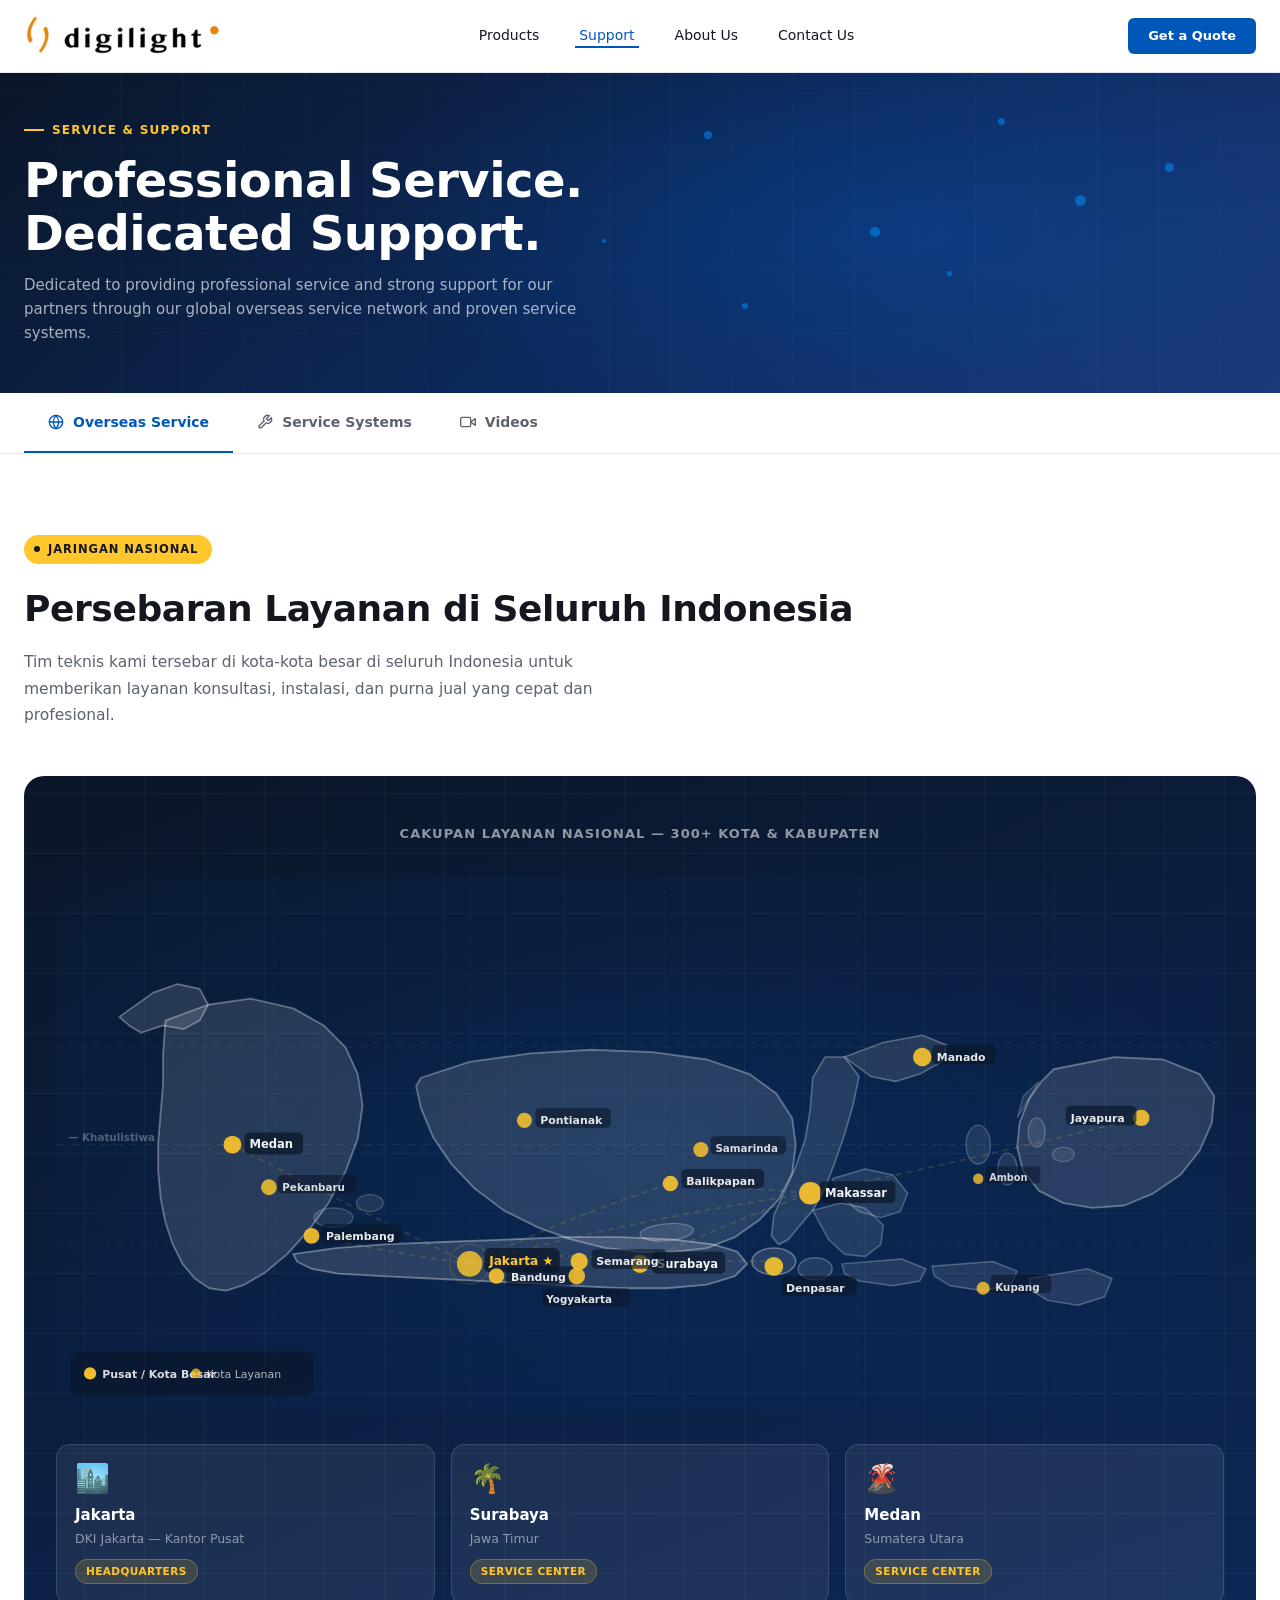
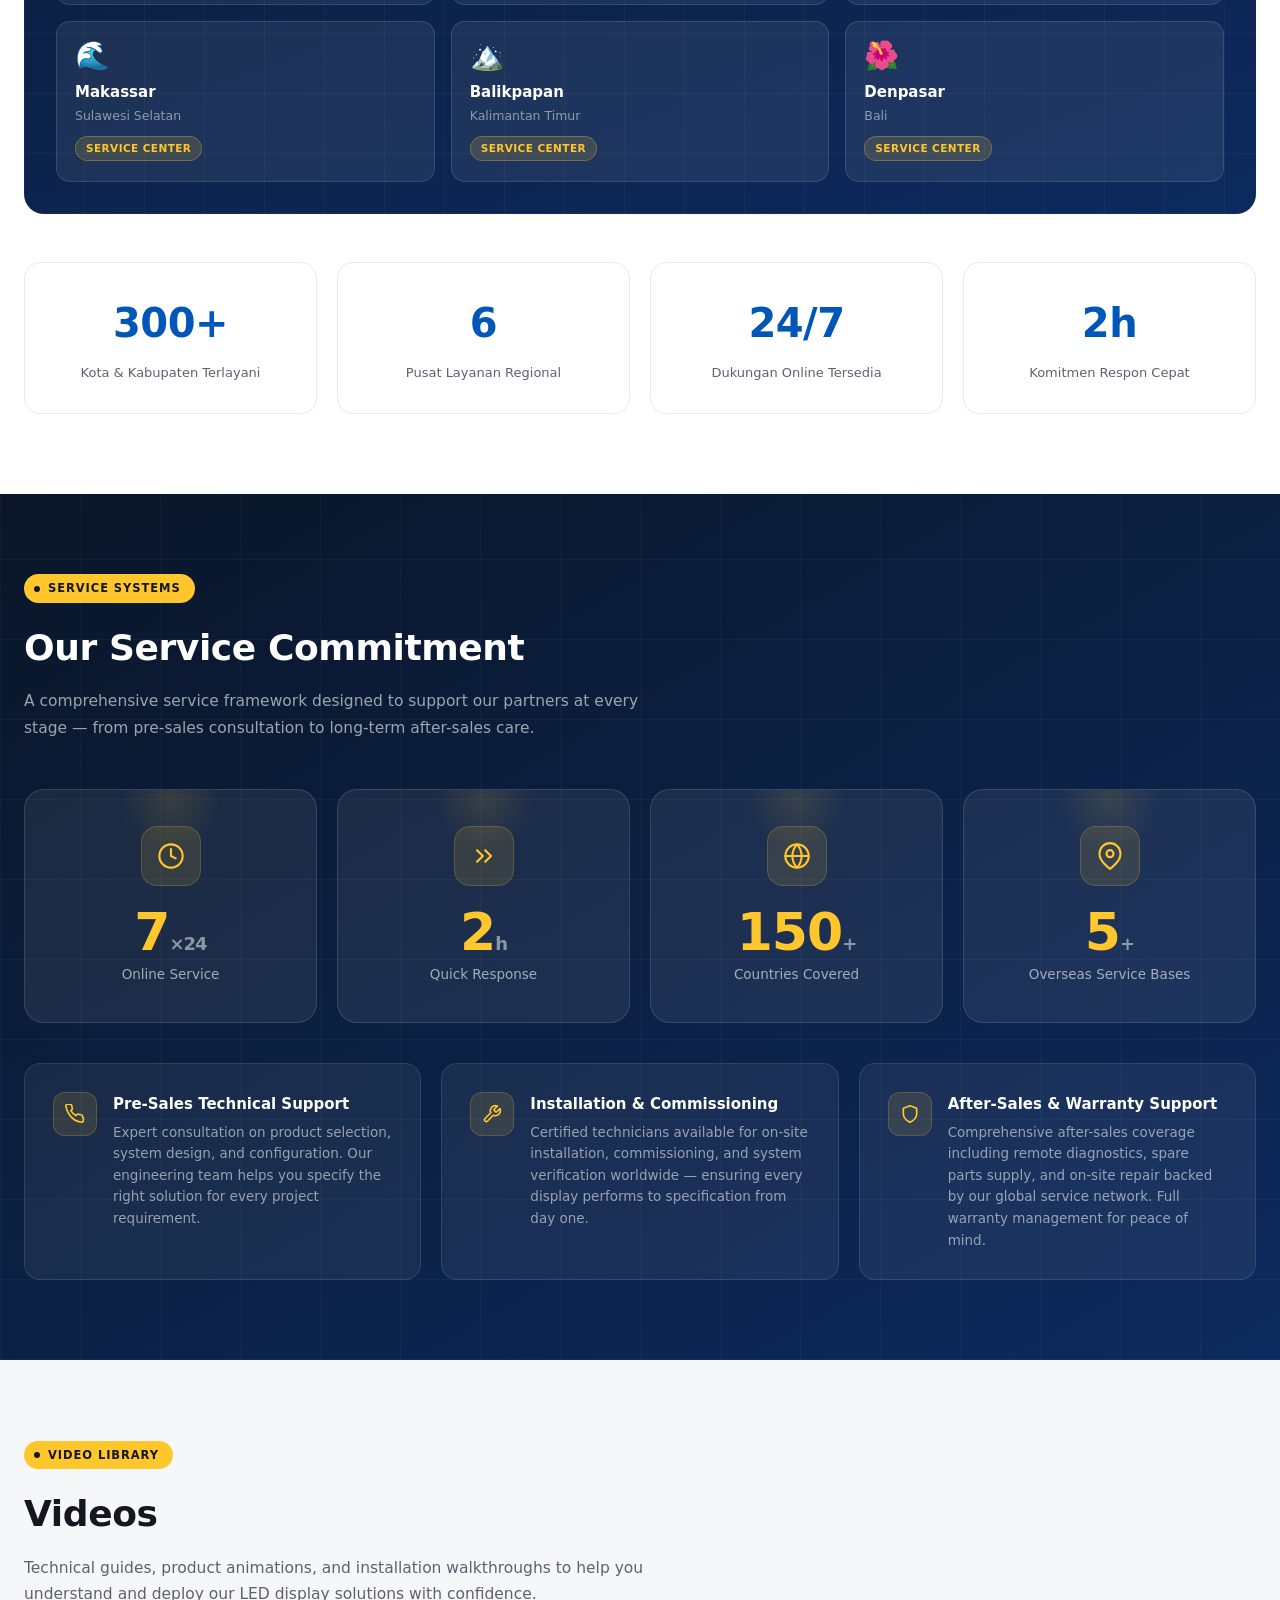
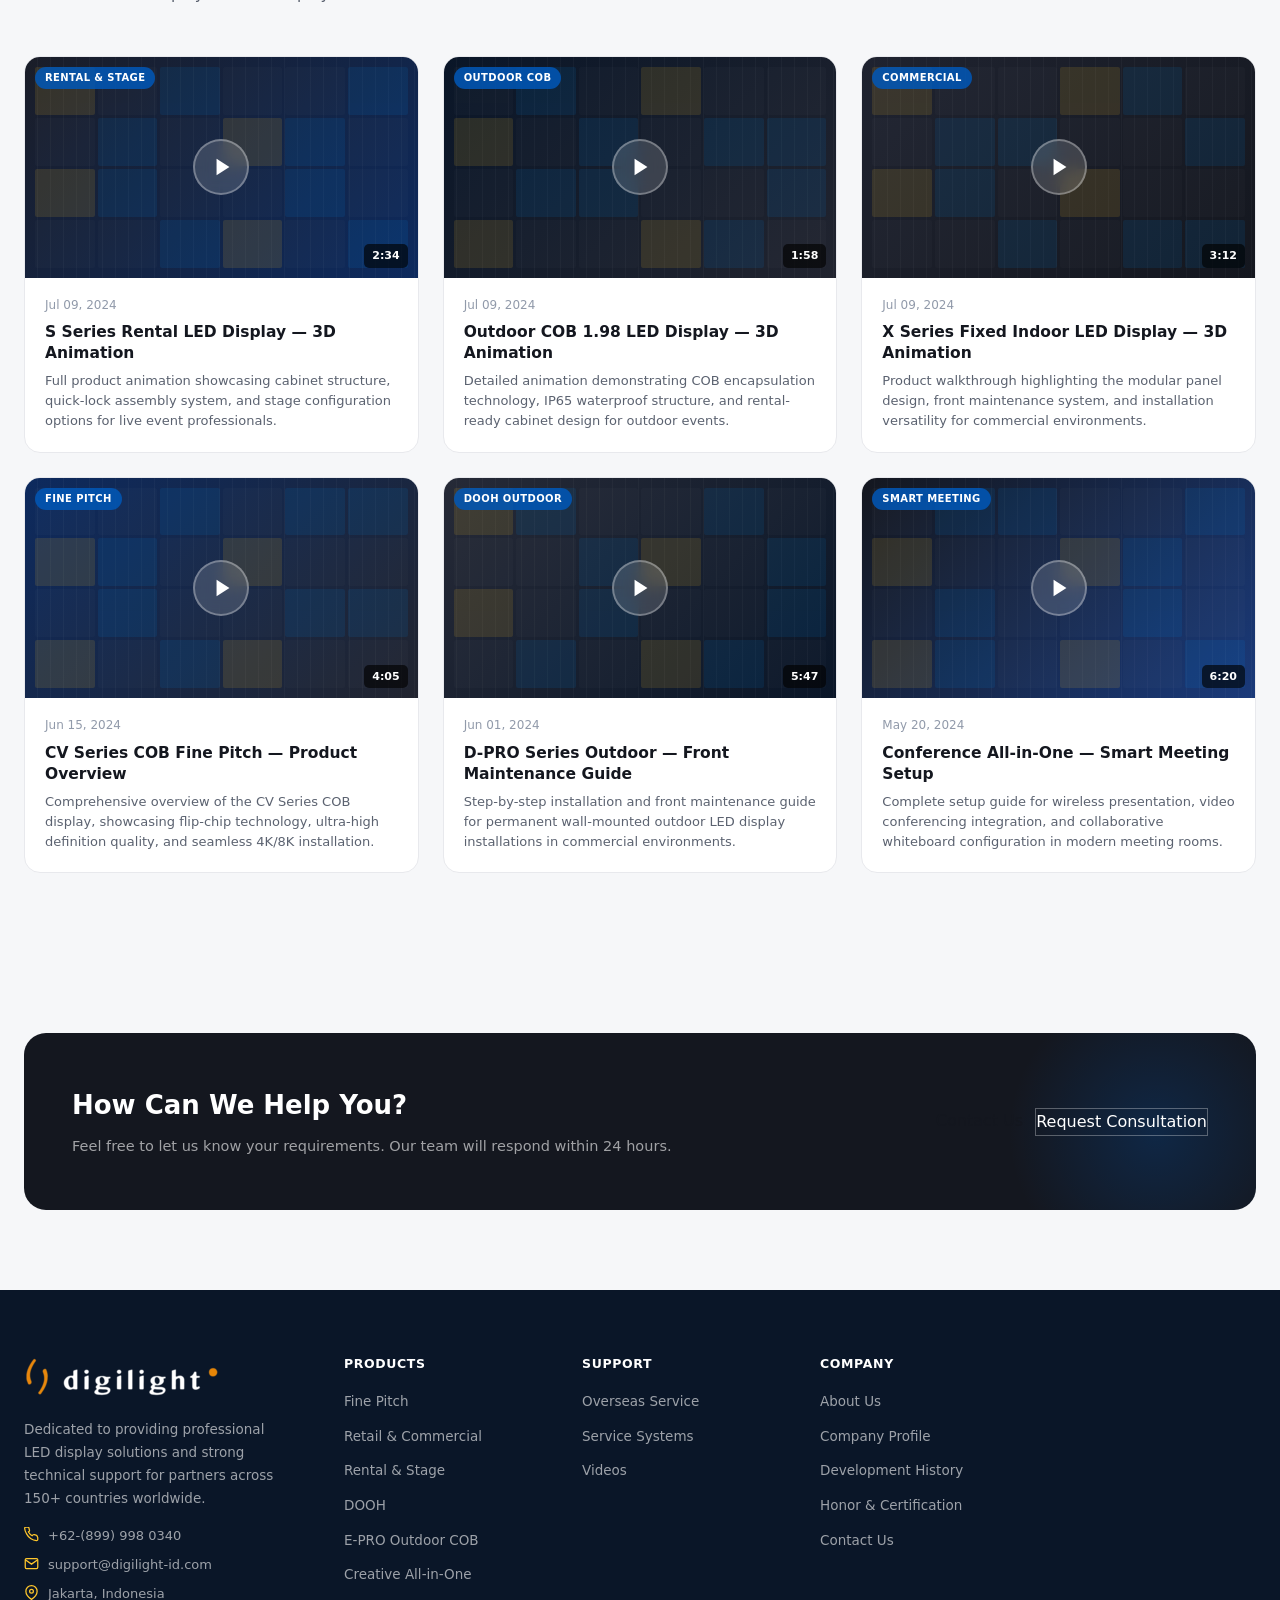
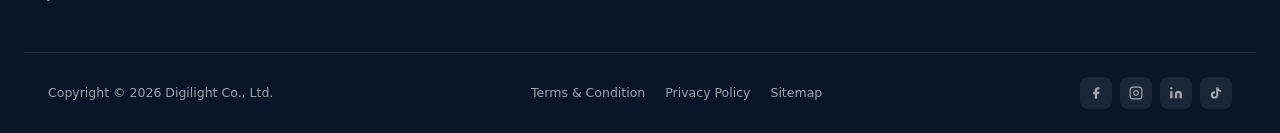
<file: support.html>
<!DOCTYPE html>
<html lang="en">
<head>
  <meta charset="UTF-8" />
  <meta name="viewport" content="width=device-width, initial-scale=1.0" />
  <title>Service & Support — LongRun LED</title>
  <meta name="description" content="LongRun LED is dedicated to providing professional service and strong support for partners through our overseas service network and service systems." />

  <!-- Tautan ke file CSS eksternal -->
  <link rel="stylesheet" href="CSS/support-style.css" />
</head>
<body>

<!-- ══ HEADER ══ -->
<header>
  <nav>
    <div class="logo"><a href="index.html"><img src="Assets/logo.png" alt="LongRun LED Logo"></a></div>
   
    <ul class="nav-links">
      <li>
        <a href="product.html">Products</a>
        <div class="dropdown">
          <a href="product.html#fine">Fine Pitch</a>
          <a href="product.html#commercial">Retail &amp; Commercial</a>
          <a href="product.html#rental">Rental &amp; Stage</a>
          <a href="product.html#dooh">DDOH</a>
          <a href="product.html#outdoor-cob">E-PRO Series Outdoor COB</a>
          <a href="product.html#allinone">Creative All-in-One Display</a>
        </div>
      </li>

      <!-- <li>
        <a href="cases.html">Cases</a>
        <div class="dropdown">
          <a href="#">Rental &amp; Stage</a>
          <a href="#">Indoor Fixed</a>
          <a href="#">Outdoor Fixed</a>
          <a href="#">Sport &amp; Gaming</a>
          <a href="#">Command &amp; Control</a>
          <a href="#">Transportation</a>
        </div>
      </li> -->

      <li>
        <a href="support.html" class="active">Support</a>
        <div class="dropdown">
          <a href="support.html#overseas-service">Overseas Service</a>
          <a href="support.html#service-system">Service Systems</a>
          <a href="support.html#videos">Videos</a>
        </div>
      </li>
      
      <li>
        <a href="about.html">About Us</a>
        <div class="dropdown">
          <a href="about.html#company-profile">Company Profile</a>
          <a href="about.html#company-culture">Company Culture</a>
          <a href="about.html#development-history">Development History</a>
          <a href="about.html#rd-and-manufacturing">R&amp;D and Manufacturing</a>
          <a href="about.html#honor-and-certification">Honor &amp; Certification</a>
        </div>
      </li>

      <li>
        <a href="contact.html">Contact Us</a>
        <div class="dropdown">
          <a href="#">Headquarters</a>
          <a href="#">Branches</a>
          <a href="#">Join Us</a>
          <a href="#">Consultation</a>
        </div>
      </li>
    </ul>

    <div class="nav-actions">
      <span class="lang-switcher" id="langToggle"></span>
      <a href="#contact" class="btn-contact">Get a Quote</a>
    </div>

    <button class="hamburger" id="hamburger" aria-label="Open menu">
      <span></span>
      <span></span>
      <span></span>
    </button>
  </nav>

  <!-- Mobile Menu Overlay -->
  <div class="mobile-menu" id="mobileMenu">
    <ul class="mobile-nav-links">
      <li><a href="product.html">Products</a></li>
      <!-- <li><a href="cases.html">Cases</a></li> -->
      <li><a href="support.html">Support</a></li>
      <li><a href="about.html">About Us</a></li>
      <li><a href="contact.html">Contact Us</a></li>
    </ul>
    <a href="#contact" class="btn-contact mobile-cta">Get a Quote</a>
  </div>
</header>

<!-- ══════════════════════════
     BREADCRUMB
══════════════════════════ -->
<!-- <div class="breadcrumb-bar">
  <div class="breadcrumb">
    <a href="index.html">Home</a>
    <span class="sep">›</span>
    <span class="current">Support</span>
  </div>
</div> -->

<!-- ══════════════════════════
     HERO BANNER
══════════════════════════ -->
<section class="page-hero">
  <div class="hero-dots" id="heroDots"></div>
  <div class="hero-content">
    <div class="hero-eyebrow">Service &amp; Support</div>
    <h1 class="hero-title">Professional Service.<br>Dedicated Support.</h1>
    <p class="hero-sub">Dedicated to providing professional service and strong support for our partners through our global overseas service network and proven service systems.</p>
  </div>
</section>

<!-- ══════════════════════════
     STICKY SECTION TABS
══════════════════════════ -->
<div class="section-tabs">
  <div class="section-tabs-inner">
    <a href="#page1" class="stab active" data-section="page1">
      <svg viewBox="0 0 24 24" fill="none" stroke="currentColor" stroke-width="2" stroke-linecap="round" stroke-linejoin="round"><circle cx="12" cy="12" r="10"/><line x1="2" y1="12" x2="22" y2="12"/><path d="M12 2a15.3 15.3 0 0 1 4 10 15.3 15.3 0 0 1-4 10 15.3 15.3 0 0 1-4-10 15.3 15.3 0 0 1 4-10z"/></svg>
      Overseas Service
    </a>
    <a href="#page2" class="stab" data-section="page2">
      <svg viewBox="0 0 24 24" fill="none" stroke="currentColor" stroke-width="2" stroke-linecap="round" stroke-linejoin="round"><path d="M14.7 6.3a1 1 0 0 0 0 1.4l1.6 1.6a1 1 0 0 0 1.4 0l3.77-3.77a6 6 0 0 1-7.94 7.94l-6.91 6.91a2.12 2.12 0 0 1-3-3l6.91-6.91a6 6 0 0 1 7.94-7.94l-3.76 3.76z"/></svg>
      Service Systems
    </a>
    <a href="#page3" class="stab" data-section="page3">
      <svg viewBox="0 0 24 24" fill="none" stroke="currentColor" stroke-width="2" stroke-linecap="round" stroke-linejoin="round"><polygon points="23 7 16 12 23 17 23 7"/><rect x="1" y="5" width="15" height="14" rx="2" ry="2"/></svg>
      Videos
    </a>
  </div>
</div>

<!-- ══════════════════════════
     PAGE 1 — OVERSEAS SERVICE
══════════════════════════ -->
<section class="service-section" id="page1">
  <div class="section-wrap">

    <div class="fade-up">
      <div class="sec-eyebrow">Jaringan Nasional</div>
      <h2 class="sec-title">Persebaran Layanan di Seluruh Indonesia</h2>
      <p class="sec-sub">Tim teknis kami tersebar di kota-kota besar di seluruh Indonesia untuk memberikan layanan konsultasi, instalasi, dan purna jual yang cepat dan profesional.</p>
    </div>

    <!-- Indonesia Map -->
    <div class="world-map-wrap fade-up">
      <div class="world-map-title">Cakupan Layanan Nasional — 300+ Kota &amp; Kabupaten</div>

      <div class="world-map-svg-wrap" id="worldMapWrap">
        <svg class="world-svg" viewBox="0 0 960 440" img src="id.svg" aria-label="Peta Indonesia sebaran layanan">

          <!-- ── Ocean / background ── -->
          <defs>
            <radialGradient id="seaGrad" cx="50%" cy="50%" r="70%">
              <stop offset="0%" stop-color="rgba(0,87,184,.18)"/>
              <stop offset="100%" stop-color="rgba(0,40,100,.08)"/>
            </radialGradient>
            <filter id="islandGlow">
              <feGaussianBlur stdDeviation="2" result="blur"/>
              <feMerge><feMergeNode in="blur"/><feMergeNode in="SourceGraphic"/></feMerge>
            </filter>
          </defs>
          <rect width="960" height="440" fill="url(#seaGrad)" rx="14"/>

          <!-- ── Grid lines (latitude/longitude) ── -->
          <!-- Longitude lines -->
          <line x1="180" y1="0" x2="180" y2="440" stroke="rgba(255,255,255,.04)" stroke-width="1" stroke-dasharray="5 5"/>
          <line x1="340" y1="0" x2="340" y2="440" stroke="rgba(255,255,255,.04)" stroke-width="1" stroke-dasharray="5 5"/>
          <line x1="500" y1="0" x2="500" y2="440" stroke="rgba(255,255,255,.04)" stroke-width="1" stroke-dasharray="5 5"/>
          <line x1="660" y1="0" x2="660" y2="440" stroke="rgba(255,255,255,.04)" stroke-width="1" stroke-dasharray="5 5"/>
          <line x1="820" y1="0" x2="820" y2="440" stroke="rgba(255,255,255,.04)" stroke-width="1" stroke-dasharray="5 5"/>
          <!-- Latitude lines -->
          <line x1="0" y1="140" x2="960" y2="140" stroke="rgba(255,255,255,.04)" stroke-width="1" stroke-dasharray="5 5"/>
          <line x1="0" y1="220" x2="960" y2="220" stroke="rgba(255,255,255,.06)" stroke-width="1" stroke-dasharray="8 4"/>
          <line x1="0" y1="300" x2="960" y2="300" stroke="rgba(255,255,255,.04)" stroke-width="1" stroke-dasharray="5 5"/>
          <!-- Equator label -->
          <text x="10" y="217" font-size="8.5" fill="rgba(255,255,255,.3)" font-family="system-ui" font-weight="600">— Khatulistiwa</text>

          <!-- ════════════════════════
               PULAU-PULAU INDONESIA
               (path per pulau utama)
               ════════════════════════ -->

          <!-- ══ SUMATERA ══ -->
          <!-- Aceh (ujung utara Sumatera) -->
          <path d="M52 115 L80 95 L100 88 L118 92 L125 105 L118 118 L105 125 L88 122 L70 128 L60 122 Z"
                fill="rgba(255,255,255,.12)" stroke="rgba(255,255,255,.32)" stroke-width="1.4" stroke-linejoin="round"/>
          <!-- Badan Sumatera -->
          <path d="M90 118 L125 105 L160 100 L195 108 L220 122 L238 140 L248 162 L252 188 L248 215 L238 242 L224 268 L208 290 L190 310 L172 325 L155 335 L140 340 L126 338 L114 330 L104 318 L96 302 L90 284 L86 264 L84 242 L84 218 L86 194 L88 170 L88 145 Z"
                fill="rgba(255,255,255,.12)" stroke="rgba(255,255,255,.32)" stroke-width="1.5" stroke-linejoin="round"/>
          <!-- Kepulauan Riau & Bangka-Belitung (pulau kecil sekitar selat Malaka) -->
          <ellipse cx="228" cy="280" rx="16" ry="8" fill="rgba(255,255,255,.09)" stroke="rgba(255,255,255,.22)" stroke-width="1"/>
          <ellipse cx="258" cy="268" rx="11" ry="7" fill="rgba(255,255,255,.09)" stroke="rgba(255,255,255,.22)" stroke-width="1"/>

          <!-- ══ JAWA ══ -->
          <path d="M195 310 L230 305 L270 302 L318 300 L370 298 L420 296 L465 296 L508 298 L540 302 L560 308 L568 318 L558 328 L535 335 L502 338 L465 338 L428 336 L390 334 L348 332 L308 330 L268 328 L232 326 L210 322 L198 316 Z"
                fill="rgba(255,255,255,.13)" stroke="rgba(255,255,255,.34)" stroke-width="1.5" stroke-linejoin="round"/>
          <!-- Madura -->
          <ellipse cx="502" cy="292" rx="22" ry="7" fill="rgba(255,255,255,.1)" stroke="rgba(255,255,255,.25)" stroke-width="1" transform="rotate(-5 502 292)"/>

          <!-- ══ BALI ══ -->
          <ellipse cx="590" cy="316" rx="18" ry="11" fill="rgba(255,255,255,.12)" stroke="rgba(255,255,255,.32)" stroke-width="1.3"/>

          <!-- ══ NUSA TENGGARA (Lombok, Sumbawa, Flores, Timor) ══ -->
          <ellipse cx="624" cy="322" rx="14" ry="9"  fill="rgba(255,255,255,.1)" stroke="rgba(255,255,255,.25)" stroke-width="1.2"/>
          <path d="M646 318 L695 314 L715 322 L710 332 L688 336 L660 332 L648 326 Z"
                fill="rgba(255,255,255,.1)" stroke="rgba(255,255,255,.25)" stroke-width="1.2" stroke-linejoin="round"/>
          <path d="M720 320 L770 316 L790 324 L785 335 L762 340 L735 336 L722 328 Z"
                fill="rgba(255,255,255,.1)" stroke="rgba(255,255,255,.25)" stroke-width="1.2" stroke-linejoin="round"/>
          <!-- Timor -->
          <path d="M800 330 L848 322 L868 330 L862 345 L840 352 L815 348 L802 340 Z"
                fill="rgba(255,255,255,.1)" stroke="rgba(255,255,255,.25)" stroke-width="1.2" stroke-linejoin="round"/>

          <!-- ══ KALIMANTAN ══ -->
          <path d="M300 165 L340 152 L390 145 L440 142 L490 144 L535 150 L570 162 L592 178 L605 198 L608 220 L605 244 L594 265 L578 282 L558 296 L535 305 L508 308 L480 308 L452 305 L424 298 L396 288 L368 274 L344 256 L325 236 L310 214 L300 190 L296 172 Z"
                fill="rgba(255,255,255,.12)" stroke="rgba(255,255,255,.32)" stroke-width="1.5" stroke-linejoin="round"/>

          <!-- ══ SULAWESI ══ -->
          <!-- Lengan utara -->
          <path d="M648 148 L680 136 L712 130 L732 138 L728 152 L710 162 L690 168 L670 164 Z"
                fill="rgba(255,255,255,.11)" stroke="rgba(255,255,255,.28)" stroke-width="1.3" stroke-linejoin="round"/>
          <!-- Badan tengah -->
          <path d="M648 148 L660 164 L655 188 L648 212 L640 235 L632 256 L622 274 L610 288 L602 298 L594 302 L588 295 L590 278 L598 260 L608 238 L616 215 L620 190 L622 165 L632 148 Z"
                fill="rgba(255,255,255,.11)" stroke="rgba(255,255,255,.28)" stroke-width="1.3" stroke-linejoin="round"/>
          <!-- Lengan Tenggara -->
          <path d="M622 274 L645 268 L665 272 L680 286 L678 302 L665 312 L648 310 L635 298 Z"
                fill="rgba(255,255,255,.1)" stroke="rgba(255,255,255,.25)" stroke-width="1.2" stroke-linejoin="round"/>
          <!-- Lengan Timur (Kendari) -->
          <path d="M638 248 L665 240 L688 245 L700 260 L694 275 L678 280 L660 275 L645 262 Z"
                fill="rgba(255,255,255,.1)" stroke="rgba(255,255,255,.25)" stroke-width="1.2" stroke-linejoin="round"/>

          <!-- ══ MALUKU ══ -->
          <ellipse cx="758" cy="220" rx="10" ry="16" fill="rgba(255,255,255,.09)" stroke="rgba(255,255,255,.22)" stroke-width="1.1"/>
          <ellipse cx="782" cy="240" rx="8"  ry="13" fill="rgba(255,255,255,.09)" stroke="rgba(255,255,255,.22)" stroke-width="1.1"/>
          <ellipse cx="806" cy="210" rx="7"  ry="12" fill="rgba(255,255,255,.09)" stroke="rgba(255,255,255,.22)" stroke-width="1.1"/>
          <ellipse cx="828" cy="228" rx="9"  ry="6"  fill="rgba(255,255,255,.08)" stroke="rgba(255,255,255,.2)"  stroke-width="1"/>

          <!-- ══ PAPUA ══ -->
          <path d="M820 158 L870 148 L910 150 L940 162 L952 180 L950 202 L940 225 L924 245 L902 260 L878 270 L852 272 L828 268 L808 258 L795 242 L790 222 L792 202 L800 182 L810 168 Z"
                fill="rgba(255,255,255,.12)" stroke="rgba(255,255,255,.32)" stroke-width="1.5" stroke-linejoin="round"/>
          <!-- Papua Barat / ujung kepala burung -->
          <path d="M795 180 L808 168 L800 182 L790 198 Z"
                fill="rgba(255,255,255,.1)" stroke="rgba(255,255,255,.22)" stroke-width="1"/>

          <!-- ════════════════════════
               KONEKSI ANTAR KOTA (dashed routes)
               ════════════════════════ -->
          <g opacity=".5">
            <!-- Jakarta → Surabaya -->
            <path class="route-line" d="M 340 318 Q 420 305 480 318" style="animation-delay:0s"/>
            <!-- Jakarta → Medan -->
            <path class="route-line" d="M 340 318 Q 240 270 145 220" style="animation-delay:.5s"/>
            <!-- Jakarta → Makassar -->
            <path class="route-line" d="M 340 318 Q 480 280 620 260" style="animation-delay:1s"/>
            <!-- Surabaya → Makassar -->
            <path class="route-line" d="M 480 318 Q 550 285 620 260" style="animation-delay:1.5s"/>
            <!-- Makassar → Jayapura -->
            <path class="route-line" d="M 620 260 Q 740 235 892 198" style="animation-delay:2s"/>
            <!-- Surabaya → Denpasar -->
            <path class="route-line" d="M 480 318 Q 535 315 590 316" style="animation-delay:.8s"/>
            <!-- Jakarta → Palembang -->
            <path class="route-line" d="M 340 318 Q 270 308 210 295" style="animation-delay:.3s"/>
            <!-- Balikpapan → Makassar -->
            <path class="route-line" d="M 505 252 Q 560 255 620 260" style="animation-delay:1.2s"/>
            <!-- Jakarta → Balikpapan -->
            <path class="route-line" d="M 340 318 Q 420 280 505 252" style="animation-delay:.6s"/>
          </g>

          <!-- ════════════════════════
               TITIK-TITIK KOTA
               ════════════════════════ -->

          <!-- ── JAKARTA (Pusat / HQ) ── -->
          <circle cx="340" cy="318" r="9" fill="#ffc72c" opacity=".95">
            <animate attributeName="r" values="9;14;9" dur="2.2s" repeatCount="indefinite"/>
            <animate attributeName="opacity" values=".95;.5;.95" dur="2.2s" repeatCount="indefinite"/>
          </circle>
          <circle cx="340" cy="318" r="14" fill="none" stroke="rgba(255,199,44,.35)" stroke-width="1.5">
            <animate attributeName="r" values="14;22;14" dur="2.2s" repeatCount="indefinite"/>
            <animate attributeName="opacity" values=".5;0;.5" dur="2.2s" repeatCount="indefinite"/>
          </circle>
          <rect x="352" y="305" width="62" height="20" rx="5" fill="rgba(10,22,40,.75)"/>
          <text x="356" y="319" font-size="10" font-weight="800" fill="#ffc72c" font-family="system-ui">Jakarta ★</text>

          <!-- ── SURABAYA ── -->
          <circle cx="480" cy="318" r="6" fill="#ffc72c" opacity=".9">
            <animate attributeName="r" values="6;10;6" dur="2.6s" repeatCount="indefinite" begin=".4s"/>
          </circle>
          <rect x="490" y="308" width="60" height="18" rx="4" fill="rgba(10,22,40,.7)"/>
          <text x="494" y="321" font-size="9.5" font-weight="700" fill="rgba(255,255,255,.95)" font-family="system-ui">Surabaya</text>

          <!-- ── MEDAN ── -->
          <circle cx="145" cy="220" r="6" fill="#ffc72c" opacity=".9">
            <animate attributeName="r" values="6;10;6" dur="2.8s" repeatCount="indefinite" begin=".2s"/>
          </circle>
          <rect x="155" y="210" width="48" height="18" rx="4" fill="rgba(10,22,40,.7)"/>
          <text x="159" y="223" font-size="9.5" font-weight="700" fill="rgba(255,255,255,.95)" font-family="system-ui">Medan</text>

          <!-- ── BANDUNG ── -->
          <circle cx="362" cy="328" r="5" fill="#ffc72c" opacity=".88">
            <animate attributeName="r" values="5;8;5" dur="2.4s" repeatCount="indefinite" begin=".7s"/>
          </circle>
          <rect x="370" y="320" width="56" height="16" rx="4" fill="rgba(10,22,40,.65)"/>
          <text x="374" y="332" font-size="9" font-weight="700" fill="rgba(255,255,255,.9)" font-family="system-ui">Bandung</text>

          <!-- ── SEMARANG ── -->
          <circle cx="430" cy="316" r="5" fill="#ffc72c" opacity=".88">
            <animate attributeName="r" values="5;8;5" dur="2.5s" repeatCount="indefinite" begin=".9s"/>
          </circle>
          <rect x="440" y="306" width="62" height="16" rx="4" fill="rgba(10,22,40,.65)"/>
          <text x="444" y="319" font-size="9" font-weight="700" fill="rgba(255,255,255,.9)" font-family="system-ui">Semarang</text>

          <!-- ── PALEMBANG ── -->
          <circle cx="210" cy="295" r="5" fill="#ffc72c" opacity=".88">
            <animate attributeName="r" values="5;8;5" dur="2.7s" repeatCount="indefinite" begin=".5s"/>
          </circle>
          <rect x="218" y="285" width="66" height="16" rx="4" fill="rgba(10,22,40,.65)"/>
          <text x="222" y="298" font-size="9" font-weight="700" fill="rgba(255,255,255,.9)" font-family="system-ui">Palembang</text>

          <!-- ── MAKASSAR ── -->
          <circle cx="620" cy="260" r="6" fill="#ffc72c" opacity=".9">
            <animate attributeName="r" values="6;10;6" dur="2.6s" repeatCount="indefinite" begin="1s"/>
          </circle>
          <rect x="628" y="250" width="62" height="18" rx="4" fill="rgba(10,22,40,.7)"/>
          <text x="632" y="263" font-size="9.5" font-weight="700" fill="rgba(255,255,255,.95)" font-family="system-ui">Makassar</text>

          <!-- ── BALIKPAPAN ── -->
          <circle cx="505" cy="252" r="5" fill="#ffc72c" opacity=".88">
            <animate attributeName="r" values="5;8;5" dur="2.5s" repeatCount="indefinite" begin=".6s"/>
          </circle>
          <rect x="514" y="240" width="68" height="16" rx="4" fill="rgba(10,22,40,.65)"/>
          <text x="518" y="253" font-size="9" font-weight="700" fill="rgba(255,255,255,.9)" font-family="system-ui">Balikpapan</text>

          <!-- ── DENPASAR ── -->
          <circle cx="590" cy="320" r="5" fill="#ffc72c" opacity=".88">
            <animate attributeName="r" values="5;8;5" dur="2.4s" repeatCount="indefinite" begin="1.2s"/>
          </circle>
          <rect x="596" y="328" width="62" height="16" rx="4" fill="rgba(10,22,40,.65)"/>
          <text x="600" y="341" font-size="9" font-weight="700" fill="rgba(255,255,255,.9)" font-family="system-ui">Denpasar</text>

          <!-- ── MANADO ── -->
          <circle cx="712" cy="148" r="5" fill="#ffc72c" opacity=".88">
            <animate attributeName="r" values="5;8;5" dur="2.6s" repeatCount="indefinite" begin="1.4s"/>
          </circle>
          <rect x="720" y="138" width="52" height="16" rx="4" fill="rgba(10,22,40,.65)"/>
          <text x="724" y="151" font-size="9" font-weight="700" fill="rgba(255,255,255,.9)" font-family="system-ui">Manado</text>

          <!-- ── PONTIANAK ── -->
          <circle cx="385" cy="200" r="5" fill="#ffc72c" opacity=".85">
            <animate attributeName="r" values="5;8;5" dur="2.8s" repeatCount="indefinite" begin=".3s"/>
          </circle>
          <rect x="394" y="190" width="62" height="16" rx="4" fill="rgba(10,22,40,.6)"/>
          <text x="398" y="203" font-size="9" font-weight="700" fill="rgba(255,255,255,.88)" font-family="system-ui">Pontianak</text>

          <!-- ── JAYAPURA ── -->
          <circle cx="892" cy="198" r="5" fill="#ffc72c" opacity=".88">
            <animate attributeName="r" values="5;8;5" dur="2.5s" repeatCount="indefinite" begin="1.8s"/>
          </circle>
          <rect x="830" y="188" width="58" height="16" rx="4" fill="rgba(10,22,40,.65)"/>
          <text x="834" y="201" font-size="9" font-weight="700" fill="rgba(255,255,255,.9)" font-family="system-ui">Jayapura</text>

          <!-- ── YOGYAKARTA ── -->
          <circle cx="428" cy="328" r="4.5" fill="#ffc72c" opacity=".85">
            <animate attributeName="r" values="4.5;7;4.5" dur="2.7s" repeatCount="indefinite" begin="1.1s"/>
          </circle>
          <rect x="400" y="338" width="72" height="15" rx="4" fill="rgba(10,22,40,.6)"/>
          <text x="403" y="350" font-size="8.5" font-weight="700" fill="rgba(255,255,255,.88)" font-family="system-ui">Yogyakarta</text>

          <!-- ── PEKANBARU ── -->
          <circle cx="175" cy="255" r="4.5" fill="#ffc72c" opacity=".82">
            <animate attributeName="r" values="4.5;7;4.5" dur="2.9s" repeatCount="indefinite" begin=".8s"/>
          </circle>
          <rect x="182" y="245" width="65" height="15" rx="4" fill="rgba(10,22,40,.6)"/>
          <text x="186" y="258" font-size="8.5" font-weight="700" fill="rgba(255,255,255,.85)" font-family="system-ui">Pekanbaru</text>

          <!-- ── SAMARINDA ── -->
          <circle cx="530" cy="224" r="4.5" fill="#ffc72c" opacity=".82">
            <animate attributeName="r" values="4.5;7;4.5" dur="2.7s" repeatCount="indefinite" begin="1.6s"/>
          </circle>
          <rect x="538" y="213" width="62" height="15" rx="4" fill="rgba(10,22,40,.6)"/>
          <text x="542" y="226" font-size="8.5" font-weight="700" fill="rgba(255,255,255,.85)" font-family="system-ui">Samarinda</text>

          <!-- ── KUPANG ── -->
          <circle cx="762" cy="338" r="4.5" fill="#ffc72c" opacity=".82">
            <animate attributeName="r" values="4.5;7;4.5" dur="2.6s" repeatCount="indefinite" begin="2.1s"/>
          </circle>
          <rect x="768" y="327" width="50" height="15" rx="4" fill="rgba(10,22,40,.6)"/>
          <text x="772" y="340" font-size="8.5" font-weight="700" fill="rgba(255,255,255,.85)" font-family="system-ui">Kupang</text>

          <!-- ── Ambon ── -->
          <circle cx="758" cy="248" r="4" fill="#ffc72c" opacity=".78">
            <animate attributeName="r" values="4;6.5;4" dur="2.8s" repeatCount="indefinite" begin="2.4s"/>
          </circle>
          <rect x="764" y="238" width="45" height="14" rx="3" fill="rgba(10,22,40,.55)"/>
          <text x="767" y="250" font-size="8" font-weight="700" fill="rgba(255,255,255,.82)" font-family="system-ui">Ambon</text>

          <!-- Legend -->
          <rect x="12" y="390" width="200" height="36" rx="7" fill="rgba(10,22,40,.65)"/>
          <circle cx="28" cy="408" r="5" fill="#ffc72c" opacity=".95"/>
          <text x="38" y="412" font-size="9" fill="rgba(255,255,255,.85)" font-family="system-ui" font-weight="600">Pusat / Kota Besar</text>
          <circle cx="115" cy="408" r="4" fill="#ffc72c" opacity=".75"/>
          <text x="124" y="412" font-size="9" fill="rgba(255,255,255,.7)" font-family="system-ui">Kota Layanan</text>

        </svg>
      </div><!-- /svg wrap -->

      <!-- Location cards below map — 6 wilayah utama -->
      <div class="svc-locations-row" style="grid-template-columns: repeat(3, 1fr);">
        <div class="svc-loc-card">
          <div class="slc-flag">🏙️</div>
          <div class="slc-city">Jakarta</div>
          <div class="slc-country">DKI Jakarta — Kantor Pusat</div>
          <span class="slc-badge">Headquarters</span>
        </div>
        <div class="svc-loc-card">
          <div class="slc-flag">🌴</div>
          <div class="slc-city">Surabaya</div>
          <div class="slc-country">Jawa Timur</div>
          <span class="slc-badge">Service Center</span>
        </div>
        <div class="svc-loc-card">
          <div class="slc-flag">🌋</div>
          <div class="slc-city">Medan</div>
          <div class="slc-country">Sumatera Utara</div>
          <span class="slc-badge">Service Center</span>
        </div>
        <div class="svc-loc-card">
          <div class="slc-flag">🌊</div>
          <div class="slc-city">Makassar</div>
          <div class="slc-country">Sulawesi Selatan</div>
          <span class="slc-badge">Service Center</span>
        </div>
        <div class="svc-loc-card">
          <div class="slc-flag">🏔️</div>
          <div class="slc-city">Balikpapan</div>
          <div class="slc-country">Kalimantan Timur</div>
          <span class="slc-badge">Service Center</span>
        </div>
        <div class="svc-loc-card">
          <div class="slc-flag">🌺</div>
          <div class="slc-city">Denpasar</div>
          <div class="slc-country">Bali</div>
          <span class="slc-badge">Service Center</span>
        </div>
      </div>
    </div><!-- /world-map-wrap -->

    <!-- Indonesia coverage numbers -->
    <div class="global-strip fade-up">
      <div class="gs-item">
        <span class="gs-num" data-count="300" data-suffix="+">300+</span>
        <span class="gs-label">Kota &amp; Kabupaten Terlayani</span>
      </div>
      <div class="gs-item">
        <span class="gs-num" data-count="6" data-suffix="">6</span>
        <span class="gs-label">Pusat Layanan Regional</span>
      </div>
      <div class="gs-item">
        <span class="gs-num">24/7</span>
        <span class="gs-label">Dukungan Online Tersedia</span>
      </div>
      <div class="gs-item">
        <span class="gs-num" data-count="2" data-suffix="h">2h</span>
        <span class="gs-label">Komitmen Respon Cepat</span>
      </div>
    </div>

  </div>
</section>

<!-- ══════════════════════════
     PAGE 2 — SERVICE SYSTEMS
══════════════════════════ -->
<section class="service-section" id="page2" style="padding: 80px 0;">
  <div class="svc-systems-bg"></div>
  <div class="section-wrap">

    <div class="fade-up">
      <div class="sec-eyebrow">Service Systems</div>
      <h2 class="sec-title">Our Service Commitment</h2>
      <p class="sec-sub">A comprehensive service framework designed to support our partners at every stage — from pre-sales consultation to long-term after-sales care.</p>
    </div>

    <!-- 4 Main stats -->
    <div class="svc-stats-grid fade-up">
      <div class="svc-stat-card">
        <div class="ssc-icon">
          <svg viewBox="0 0 24 24" fill="none" stroke="currentColor" stroke-width="1.8" stroke-linecap="round" stroke-linejoin="round">
            <circle cx="12" cy="12" r="10"/><polyline points="12 6 12 12 16 14"/>
          </svg>
        </div>
        <span class="ssc-num">7<span class="ssc-unit">×24</span></span>
        <div class="ssc-label">Online Service</div>
      </div>

      <div class="svc-stat-card">
        <div class="ssc-icon">
          <svg viewBox="0 0 24 24" fill="none" stroke="currentColor" stroke-width="1.8" stroke-linecap="round" stroke-linejoin="round">
            <polyline points="13 17 18 12 13 7"/><polyline points="6 17 11 12 6 7"/>
          </svg>
        </div>
        <span class="ssc-num">2<span class="ssc-unit">h</span></span>
        <div class="ssc-label">Quick Response</div>
      </div>

      <div class="svc-stat-card">
        <div class="ssc-icon">
          <svg viewBox="0 0 24 24" fill="none" stroke="currentColor" stroke-width="1.8" stroke-linecap="round" stroke-linejoin="round">
            <circle cx="12" cy="12" r="10"/><line x1="2" y1="12" x2="22" y2="12"/><path d="M12 2a15.3 15.3 0 0 1 4 10 15.3 15.3 0 0 1-4 10 15.3 15.3 0 0 1-4-10 15.3 15.3 0 0 1 4-10z"/>
          </svg>
        </div>
        <span class="ssc-num">150<span class="ssc-unit">+</span></span>
        <div class="ssc-label">Countries Covered</div>
      </div>

      <div class="svc-stat-card">
        <div class="ssc-icon">
          <svg viewBox="0 0 24 24" fill="none" stroke="currentColor" stroke-width="1.8" stroke-linecap="round" stroke-linejoin="round">
            <path d="M21 10c0 7-9 13-9 13S3 17 3 10a9 9 0 0 1 18 0z"/><circle cx="12" cy="10" r="3"/>
          </svg>
        </div>
        <span class="ssc-num">5<span class="ssc-unit">+</span></span>
        <div class="ssc-label">Overseas Service Bases</div>
      </div>
    </div>

    <!-- 3 service pillars -->
    <div class="svc-pillars fade-up">
      <div class="svc-pillar">
        <div class="sp-icon">
          <svg viewBox="0 0 24 24" fill="none" stroke="currentColor" stroke-width="2" stroke-linecap="round" stroke-linejoin="round">
            <path d="M22 16.92v3a2 2 0 0 1-2.18 2 19.79 19.79 0 0 1-8.63-3.07A19.5 19.5 0 0 1 4.11 11a19.79 19.79 0 0 1-3.07-8.67A2 2 0 0 1 3 .21h3a2 2 0 0 1 2 1.72c.127.96.361 1.903.7 2.81a2 2 0 0 1-.45 2.11L7.09 7.91a16 16 0 0 0 6 6l1.27-1.27a2 2 0 0 1 2.11-.45c.907.339 1.85.573 2.81.7A2 2 0 0 1 21 14.92z"/>
          </svg>
        </div>
        <div class="sp-body">
          <h4>Pre-Sales Technical Support</h4>
          <p>Expert consultation on product selection, system design, and configuration. Our engineering team helps you specify the right solution for every project requirement.</p>
        </div>
      </div>

      <div class="svc-pillar">
        <div class="sp-icon">
          <svg viewBox="0 0 24 24" fill="none" stroke="currentColor" stroke-width="2" stroke-linecap="round" stroke-linejoin="round">
            <path d="M14.7 6.3a1 1 0 0 0 0 1.4l1.6 1.6a1 1 0 0 0 1.4 0l3.77-3.77a6 6 0 0 1-7.94 7.94l-6.91 6.91a2.12 2.12 0 0 1-3-3l6.91-6.91a6 6 0 0 1 7.94-7.94l-3.76 3.76z"/>
          </svg>
        </div>
        <div class="sp-body">
          <h4>Installation &amp; Commissioning</h4>
          <p>Certified technicians available for on-site installation, commissioning, and system verification worldwide — ensuring every display performs to specification from day one.</p>
        </div>
      </div>

      <div class="svc-pillar">
        <div class="sp-icon">
          <svg viewBox="0 0 24 24" fill="none" stroke="currentColor" stroke-width="2" stroke-linecap="round" stroke-linejoin="round">
            <path d="M12 22s8-4 8-10V5l-8-3-8 3v7c0 6 8 10 8 10z"/>
          </svg>
        </div>
        <div class="sp-body">
          <h4>After-Sales &amp; Warranty Support</h4>
          <p>Comprehensive after-sales coverage including remote diagnostics, spare parts supply, and on-site repair backed by our global service network. Full warranty management for peace of mind.</p>
        </div>
      </div>
    </div>

  </div>
</section>

<!-- ══════════════════════════
     PAGE 3 — VIDEOS
══════════════════════════ -->
<section class="service-section alt" id="page3">
  <div class="section-wrap">

    <div class="fade-up">
      <div class="sec-eyebrow">Video Library</div>
      <h2 class="sec-title">Videos</h2>
      <p class="sec-sub">Technical guides, product animations, and installation walkthroughs to help you understand and deploy our LED display solutions with confidence.</p>
    </div>

    <div class="videos-grid fade-up">

      <!-- Video Card 1 -->
      <div class="video-card" data-title="S Series Rental LED Display — 3D Animation" data-desc="Full 3D product animation showcasing the S Series rental display cabinet structure, quick-lock assembly, and configuration options." onclick="openVideoModal(this)">
        <div class="vc-thumb vc-thumb-1">
          <div class="vc-led-grid" id="ledGrid1"></div>
          <span class="vc-cat">Rental &amp; Stage</span>
          <div class="vc-play">
            <svg viewBox="0 0 24 24" fill="currentColor"><polygon points="5 3 19 12 5 21 5 3"/></svg>
          </div>
          <span class="vc-duration">2:34</span>
        </div>
        <div class="vc-body">
          <div class="vc-date">Jul 09, 2024</div>
          <div class="vc-title">S Series Rental LED Display — 3D Animation</div>
          <div class="vc-desc">Full product animation showcasing cabinet structure, quick-lock assembly system, and stage configuration options for live event professionals.</div>
        </div>
      </div>

      <!-- Video Card 2 -->
      <div class="video-card" data-title="Outdoor COB 1.98 LED Display — 3D Animation" data-desc="Detailed 3D animation of the COB E-PRO outdoor display, demonstrating the COB encapsulation, IP65 waterproof structure, and installation process." onclick="openVideoModal(this)">
        <div class="vc-thumb vc-thumb-2">
          <div class="vc-led-grid" id="ledGrid2"></div>
          <span class="vc-cat">Outdoor COB</span>
          <div class="vc-play">
            <svg viewBox="0 0 24 24" fill="currentColor"><polygon points="5 3 19 12 5 21 5 3"/></svg>
          </div>
          <span class="vc-duration">1:58</span>
        </div>
        <div class="vc-body">
          <div class="vc-date">Jul 09, 2024</div>
          <div class="vc-title">Outdoor COB 1.98 LED Display — 3D Animation</div>
          <div class="vc-desc">Detailed animation demonstrating COB encapsulation technology, IP65 waterproof structure, and rental-ready cabinet design for outdoor events.</div>
        </div>
      </div>

      <!-- Video Card 3 -->
      <div class="video-card" data-title="X Series Fixed Indoor LED Display — 3D Animation" data-desc="3D product walkthrough of the X Series commercial display, highlighting the modular panel design, front maintenance system, and installation versatility." onclick="openVideoModal(this)">
        <div class="vc-thumb vc-thumb-3">
          <div class="vc-led-grid" id="ledGrid3"></div>
          <span class="vc-cat">Commercial</span>
          <div class="vc-play">
            <svg viewBox="0 0 24 24" fill="currentColor"><polygon points="5 3 19 12 5 21 5 3"/></svg>
          </div>
          <span class="vc-duration">3:12</span>
        </div>
        <div class="vc-body">
          <div class="vc-date">Jul 09, 2024</div>
          <div class="vc-title">X Series Fixed Indoor LED Display — 3D Animation</div>
          <div class="vc-desc">Product walkthrough highlighting the modular panel design, front maintenance system, and installation versatility for commercial environments.</div>
        </div>
      </div>

      <!-- Video Card 4 -->
      <div class="video-card" data-title="CV Series COB Fine Pitch — Product Overview" data-desc="Full overview of the CV Series COB ultra-fine pitch display, demonstrating the flip-chip process, ultra-high definition quality, and 16:9 seamless installation." onclick="openVideoModal(this)">
        <div class="vc-thumb vc-thumb-4">
          <div class="vc-led-grid" id="ledGrid4"></div>
          <span class="vc-cat">Fine Pitch</span>
          <div class="vc-play">
            <svg viewBox="0 0 24 24" fill="currentColor"><polygon points="5 3 19 12 5 21 5 3"/></svg>
          </div>
          <span class="vc-duration">4:05</span>
        </div>
        <div class="vc-body">
          <div class="vc-date">Jun 15, 2024</div>
          <div class="vc-title">CV Series COB Fine Pitch — Product Overview</div>
          <div class="vc-desc">Comprehensive overview of the CV Series COB display, showcasing flip-chip technology, ultra-high definition quality, and seamless 4K/8K installation.</div>
        </div>
      </div>

      <!-- Video Card 5 -->
      <div class="video-card" data-title="D-PRO Series Outdoor — Front Maintenance Guide" data-desc="Step-by-step installation and front maintenance guide for the D-PRO outdoor display series, ideal for wall-mounted permanent installations." onclick="openVideoModal(this)">
        <div class="vc-thumb vc-thumb-5">
          <div class="vc-led-grid" id="ledGrid5"></div>
          <span class="vc-cat">DOOH Outdoor</span>
          <div class="vc-play">
            <svg viewBox="0 0 24 24" fill="currentColor"><polygon points="5 3 19 12 5 21 5 3"/></svg>
          </div>
          <span class="vc-duration">5:47</span>
        </div>
        <div class="vc-body">
          <div class="vc-date">Jun 01, 2024</div>
          <div class="vc-title">D-PRO Series Outdoor — Front Maintenance Guide</div>
          <div class="vc-desc">Step-by-step installation and front maintenance guide for permanent wall-mounted outdoor LED display installations in commercial environments.</div>
        </div>
      </div>

      <!-- Video Card 6 -->
      <div class="video-card" data-title="Conference All-in-One — Smart Meeting Setup" data-desc="Complete setup walkthrough for the Conference All-in-One display — wireless presentation, video conferencing integration, and collaborative whiteboard configuration." onclick="openVideoModal(this)">
        <div class="vc-thumb vc-thumb-6">
          <div class="vc-led-grid" id="ledGrid6"></div>
          <span class="vc-cat">Smart Meeting</span>
          <div class="vc-play">
            <svg viewBox="0 0 24 24" fill="currentColor"><polygon points="5 3 19 12 5 21 5 3"/></svg>
          </div>
          <span class="vc-duration">6:20</span>
        </div>
        <div class="vc-body">
          <div class="vc-date">May 20, 2024</div>
          <div class="vc-title">Conference All-in-One — Smart Meeting Setup</div>
          <div class="vc-desc">Complete setup guide for wireless presentation, video conferencing integration, and collaborative whiteboard configuration in modern meeting rooms.</div>
        </div>
      </div>

    </div><!-- /videos-grid -->
  </div>
</section>

<!-- ══════════════════════════
     VIDEO MODAL
══════════════════════════ -->
<div class="video-modal" id="videoModal" role="dialog" aria-modal="true" aria-label="Video player">
  <div class="vm-box">
    <button class="vm-close" onclick="closeVideoModal()" aria-label="Close video">
      <svg viewBox="0 0 24 24" fill="none" stroke="currentColor" stroke-width="2.5" stroke-linecap="round"><line x1="18" y1="6" x2="6" y2="18"/><line x1="6" y1="6" x2="18" y2="18"/></svg>
    </button>
    <div class="vm-video-wrap">
      <div class="vm-video-mock">
        <div class="vm-play-big">
          <svg viewBox="0 0 24 24" fill="currentColor"><polygon points="5 3 19 12 5 21 5 3"/></svg>
        </div>
        <div class="vm-video-label">Click to play video</div>
      </div>
    </div>
    <div class="vm-info">
      <h3 id="vmTitle">Video Title</h3>
      <p id="vmDesc">Video description</p>
    </div>
  </div>
</div>

<!-- ══════════════════════════
     CTA BAND
══════════════════════════ -->
<section class="cta-band-section">
  <div class="section-wrap">
    <div class="cta-band fade-up">
      <div class="cta-band-text">
        <h3>How Can We Help You?</h3>
        <p>Feel free to let us know your requirements. Our team will respond within 24 hours.</p>
      </div>
      <div class="cta-band-actions">
        <a href="contact.html" class="btn btn-primary">Contact Us</a>
        <a href="contact.html?type=consultation" class="btn btn-ghost-light">Request Consultation</a>
      </div>
    </div>
  </div>
</section>

<!-- ══════════════════════════
     FOOTER
══════════════════════════ -->
<footer class="site-footer">
  <div class="footer-inner">
    <div class="footer-grid">
      <div class="footer-brand">
        <a href="index.html" class="logo">
          <span class="logo"><img src="Assets/logo 2.png" alt="LongRun LED Logo">
        </a>
        <p>Dedicated to providing professional LED display solutions and strong technical support for partners across 150+ countries worldwide.</p>
        <div class="footer-brand-contact">
          <div class="fbc-item">
            <svg viewBox="0 0 24 24" fill="none" stroke="currentColor" stroke-width="2"><path d="M22 16.92v3a2 2 0 0 1-2.18 2 19.79 19.79 0 0 1-8.63-3.07A19.5 19.5 0 0 1 4.11 11a19.79 19.79 0 0 1-3.07-8.67A2 2 0 0 1 3 .21h3a2 2 0 0 1 2 1.72c.127.96.361 1.903.7 2.81a2 2 0 0 1-.45 2.11L7.09 7.91a16 16 0 0 0 6 6l1.27-1.27a2 2 0 0 1 2.11-.45c.907.339 1.85.573 2.81.7A2 2 0 0 1 21 14.92z"/></svg>
            <span>+62-(899) 998 0340</span>
          </div>
          <div class="fbc-item">
            <svg viewBox="0 0 24 24" fill="none" stroke="currentColor" stroke-width="2"><path d="M4 4h16c1.1 0 2 .9 2 2v12c0 1.1-.9 2-2 2H4c-1.1 0-2-.9-2-2V6c0-1.1.9-2 2-2z"/><polyline points="22,6 12,13 2,6"/></svg>
            <span>support@digilight-id.com</span>
          </div>
          <div class="fbc-item">
            <svg viewBox="0 0 24 24" fill="none" stroke="currentColor" stroke-width="2"><path d="M21 10c0 7-9 13-9 13S3 17 3 10a9 9 0 0 1 18 0z"/><circle cx="12" cy="10" r="3"/></svg>
            <span>Jakarta, Indonesia</span>
          </div>
        </div>
      </div>

      <div class="footer-col">
        <h4>Products</h4>
        <ul>
          <li><a href="#">Fine Pitch</a></li>
          <li><a href="#">Retail &amp; Commercial</a></li>
          <li><a href="#">Rental &amp; Stage</a></li>
          <li><a href="#">DOOH</a></li>
          <li><a href="#">E-PRO Outdoor COB</a></li>
          <li><a href="#">Creative All-in-One</a></li>
        </ul>
      </div>

      <!-- <div class="footer-col">
        <h4>Cases</h4>
        <ul>
          <li><a href="#">Rental &amp; Stage</a></li>
          <li><a href="#">Indoor Fixed</a></li>
          <li><a href="#">Outdoor Fixed</a></li>
          <li><a href="#">Sport &amp; Gaming</a></li>
          <li><a href="#">Command &amp; Control</a></li>
          <li><a href="#">Transportation</a></li>
        </ul>
      </div> -->

      <div class="footer-col">
        <h4>Support</h4>
        <ul>
          <li><a href="#page1">Overseas Service</a></li>
          <li><a href="#page2">Service Systems</a></li>
          <li><a href="#page3">Videos</a></li>
        </ul>
      </div>

      <div class="footer-col">
        <h4>Company</h4>
        <ul>
          <li><a href="#">About Us</a></li>
          <li><a href="#">Company Profile</a></li>
          <li><a href="#">Development History</a></li>
          <li><a href="#">Honor &amp; Certification</a></li>
          <li><a href="#">Contact Us</a></li>
        </ul>
      </div>
    </div><!-- /footer-grid -->

    <div class="footer-bottom">
      <span>Copyright © 2026 Digilight Co., Ltd.</span>
      <div class="footer-bottom-links">
        <a href="#">Terms &amp; Condition</a>
        <a href="#">Privacy Policy</a>
        <a href="#">Sitemap</a>
      </div>
      <div class="footer-socials">
        <a href="https://www.facebook.com/profile.php?id=61558583983340" target="_blank" rel="noopener" aria-label="Facebook">
          <svg viewBox="0 0 24 24" fill="currentColor"><path d="M18 2h-3a5 5 0 0 0-5 5v3H7v4h3v8h4v-8h3l1-4h-4V7a1 1 0 0 1 1-1h3z"/></svg>
        </a>
        <a href="https://www.instagram.com/longrun_led/" target="_blank" rel="noopener" aria-label="Instagram">
          <svg viewBox="0 0 24 24" fill="none" stroke="currentColor" stroke-width="2"><rect x="2" y="2" width="20" height="20" rx="5"/><path d="M16 11.37A4 4 0 1 1 12.63 8 4 4 0 0 1 16 11.37z"/><line x1="17.5" y1="6.5" x2="17.51" y2="6.5"/></svg>
        </a>
        <a href="https://www.linkedin.com/company/longrunled/" target="_blank" rel="noopener" aria-label="LinkedIn">
          <svg viewBox="0 0 24 24" fill="currentColor"><path d="M16 8a6 6 0 0 1 6 6v7h-4v-7a2 2 0 0 0-2-2 2 2 0 0 0-2 2v7h-4v-7a6 6 0 0 1 6-6zM2 9h4v12H2z"/><circle cx="4" cy="4" r="2"/></svg>
        </a>
        <a href="https://www.tiktok.com/@longrunled" target="_blank" rel="noopener" aria-label="TikTok">
          <svg viewBox="0 0 24 24" fill="currentColor"><path d="M19.59 6.69a4.83 4.83 0 0 1-3.77-4.25V2h-3.45v13.67a2.89 2.89 0 0 1-2.88 2.5 2.89 2.89 0 0 1-2.89-2.89 2.89 2.89 0 0 1 2.89-2.89c.28 0 .54.04.79.1V9.01a6.27 6.27 0 0 0-.79-.05 6.34 6.34 0 0 0-6.34 6.34 6.34 6.34 0 0 0 6.34 6.34 6.34 6.34 0 0 0 6.33-6.34V8.69a8.18 8.18 0 0 0 4.78 1.52V6.77a4.85 4.85 0 0 1-1.01-.08z"/></svg>
        </a>
      </div>
    </div>
  </div>
</footer>

<!-- Tautan ke file JavaScript eksternal -->
<script src="JS/support-script.js"></script>
</body>
</html>
</file>
<file: CSS/index.css>
/* ══════════════════════════════════════════════════════════════════════════════
   LongRun LED — style.css (MAIN HOMEPAGE STYLES)
   ══════════════════════════════════════════════════════════════════════════════ */
*, *::before, *::after { box-sizing: border-box; margin: 0; padding: 0; }

:root {
  --bg: #ffffff; --text: #1a1a1a; --muted: #6b7280;
  --accent: #0057b8; --accent-dk: #004499; --accent-lt: #e8f0fb;
  --border: #e5e7eb; --card-bg: #f9fafb; --nav-h: 80px;
  --red: #c8102e; --dark-navy: #0a1628; --mid-navy: #0d2a5e;
  font-family: 'Segoe UI', system-ui, sans-serif;
}

body { background: var(--bg); color: var(--text); line-height: 1.6; overflow-x: hidden; }
a { text-decoration: none; color: inherit; }
img { max-width: 100%; display: block; }
.container { max-width: 1280px; margin: 0 auto; padding: 0 24px; }
.section-padding { padding: 80px 0; }
.bg-light { background: var(--card-bg); }

/* ══ HEADER & NAV (Sama seperti sebelumnya) ══ */
header { position: fixed; top: 0; left: 0; width: 100%; height: var(--nav-h); background: rgba(255, 255, 255, 0.98); box-shadow: 0 2px 10px rgba(0,0,0,0.05); z-index: 1000; }
nav { max-width: 1280px; margin: 0 auto; height: 100%; display: flex; align-items: center; justify-content: space-between; padding: 0 24px; }
.logo a { font-size: 24px; font-weight: 800; color: var(--dark-navy); }
.logo span { color: var(--red); }
.nav-links { display: flex; list-style: none; gap: 32px; height: 100%; }
.nav-links > li { position: relative; display: flex; align-items: center; height: 100%; }
.nav-links > li > a { font-size: 15px; font-weight: 600; color: #374151; transition: 0.2s; }
.nav-links > li > a:hover, .nav-links > li > a.active { color: var(--accent); }

.dropdown { position: absolute; top: var(--nav-h); left: 0; background: #fff; min-width: 220px; border: 1px solid var(--border); box-shadow: 0 10px 25px rgba(0,0,0,0.08); display: flex; flex-direction: column; opacity: 0; visibility: hidden; transform: translateY(10px); transition: 0.3s; }
.nav-links > li:hover .dropdown { opacity: 1; visibility: visible; transform: translateY(0); }
.dropdown a { padding: 12px 20px; font-size: 14px; border-bottom: 1px solid #f3f4f6; transition: 0.2s; }
.dropdown a:hover { background: var(--accent-lt); color: var(--accent); padding-left: 24px; }

.nav-actions { display: flex; gap: 20px; align-items: center; }
.btn-contact { background: var(--accent); color: #fff; padding: 12px 24px; border-radius: 6px; font-size: 14px; font-weight: 700; transition: 0.2s; }
.btn-contact:hover { background: var(--accent-dk); }

/* Mobile Menu */
.hamburger { display: none; flex-direction: column; gap: 5px; background: none; border: none; cursor: pointer; z-index: 1001; }
.hamburger span { width: 25px; height: 3px; background: var(--dark-navy); transition: 0.3s; }
.mobile-menu { position: fixed; top: 0; right: -100%; width: 300px; height: 100vh; background: #fff; box-shadow: -10px 0 30px rgba(0,0,0,0.1); z-index: 2000; padding: 30px 24px; display: flex; flex-direction: column; transition: right 0.4s ease; }
.mobile-menu.active { right: 0; }
.mobile-close { align-self: flex-end; background: none; border: none; font-size: 36px; color: var(--dark-navy); cursor: pointer; }
.mobile-nav-links { list-style: none; display: flex; flex-direction: column; gap: 15px; margin-top: 20px; }
.mobile-nav-links a { display: block; font-size: 18px; font-weight: 600; padding: 10px 0; border-bottom: 1px solid var(--border); color: var(--dark-navy); transition: 0.2s; }
.mobile-nav-links a:hover { color: var(--accent); padding-left: 10px; }

/* ══ HERO SLIDER ══ */
.hero-slider-section { position: relative; height: 100vh; min-height: 600px; max-height: 900px; margin-top: var(--nav-h); overflow: hidden; background: var(--dark-navy); }
.slider-container { width: 100%; height: 100%; position: relative; }
.slide { position: absolute; top: 0; left: 0; width: 100%; height: 100%; background-size: cover; background-position: center; opacity: 0; visibility: hidden; transition: opacity 0.8s ease; display: flex; align-items: center; justify-content: center; }
.slide.active { opacity: 1; visibility: visible; z-index: 1; }

.slide-content { text-align: center; color: #fff; max-width: 800px; padding: 0 24px; transform: translateY(30px); opacity: 0; transition: all 0.8s ease 0.3s; }
.slide.active .slide-content { transform: translateY(0); opacity: 1; }

.slide-badge { display: inline-block; background: var(--red); color: #fff; padding: 6px 16px; border-radius: 20px; font-size: 12px; font-weight: 700; text-transform: uppercase; margin-bottom: 20px; letter-spacing: 1px; }
.slide-title { font-size: 56px; font-weight: 800; line-height: 1.1; margin-bottom: 20px; text-shadow: 0 4px 20px rgba(0,0,0,0.5); }
.slide-desc { font-size: 18px; color: rgba(255,255,255,0.8); margin-bottom: 30px; }

.btn-primary { display: inline-flex; flex-direction: column; align-items: center; gap: 10px; background: var(--accent); color: #fff; padding: 10px 30px; border-radius: 15px; font-size: 16px; font-weight: 700; transition: 0.3s; }
.btn-primary:hover { background: var(--accent-dk); transform: translateY(-3px); }

.slider-btn { position: absolute; top: 50%; transform: translateY(-50%); background: rgba(255,255,255,0.1); border: 1px solid rgba(255,255,255,0.3); color: #fff; width: 50px; height: 50px; border-radius: 50%; cursor: pointer; font-size: 20px; z-index: 2; backdrop-filter: blur(5px); transition: 0.3s; }
.slider-btn:hover { background: var(--accent); border-color: var(--accent); }
.slider-btn.prev { left: 30px; }
.slider-btn.next { right: 30px; }

.slider-dots { position: absolute; bottom: 30px; left: 50%; transform: translateX(-50%); display: flex; gap: 10px; z-index: 2; }
.dot { width: 12px; height: 12px; border-radius: 50%; background: rgba(255,255,255,0.3); cursor: pointer; transition: 0.3s; }
.dot.active { background: var(--accent); width: 30px; border-radius: 10px; }

/* ══ GENERAL SECTIONS ══ */
.section-header { margin-bottom: 50px; }
.section-header.center { text-align: center; }
.section-subtitle { font-size: 16px; color: var(--red); font-weight: 700; text-transform: uppercase; margin-bottom: 10px; letter-spacing: 1px; }
.section-title { font-size: 36px; font-weight: 800; color: var(--dark-navy); margin-bottom: 15px; }

/* ══ ABOUT SNIPPET ══ */
.grid-2-cols { display: grid; grid-template-columns: 1fr 1fr; gap: 60px; align-items: center; }
.about-image { position: relative; border-radius: 12px; overflow: hidden; box-shadow: 0 20px 40px rgba(0,0,0,0.1); }
.experience-badge { position: absolute; bottom: 0; right: 0; background: var(--accent); color: #fff; padding: 30px; border-radius: 12px 0 0 0; text-align: center; }
.experience-badge h3 { font-size: 42px; font-weight: 800; line-height: 1; }
.feature-list { list-style: none; margin: 25px 0; display: flex; flex-direction: column; gap: 12px; }
.feature-list li { display: flex; align-items: center; gap: 12px; font-size: 16px; font-weight: 600; color: var(--dark-navy); }
.feature-list i { color: var(--accent); font-size: 20px; }
.btn-secondary { display: inline-block; padding: 14px 28px; border: 2px solid var(--dark-navy); color: var(--dark-navy); font-weight: 700; border-radius: 8px; transition: 0.3s; }
.btn-secondary:hover { background: var(--dark-navy); color: #fff; }

/* ══ PRODUCTS ══ */
.product-grid { display: grid; grid-template-columns: repeat(3, 1fr); gap: 30px; }
.prod-card { background: #fff; border-radius: 12px; overflow: hidden; border: 1px solid var(--border); transition: 0.3s; cursor: pointer; }
.prod-card:hover { transform: translateY(-10px); box-shadow: 0 15px 40px rgba(0,0,0,0.08); border-color: var(--accent); }
.prod-img { overflow: hidden; aspect-ratio: 4/3; }
.prod-img img { width: 100%; height: 100%; object-fit: cover; transition: 0.5s; }
.prod-card:hover .prod-img img { transform: scale(1.05); }
.prod-info { padding: 25px; }
.prod-info h3 { font-size: 22px; color: var(--dark-navy); margin-bottom: 10px; }
.prod-info p { color: var(--muted); margin-bottom: 20px; font-size: 15px; }
.prod-link { font-weight: 700; color: var(--accent); display: inline-flex; align-items: center; gap: 8px; transition: 0.3s; }
.prod-card:hover .prod-link { gap: 12px; color: var(--red); }


/* ══ CTA STRIP ══ */
.cta-strip { background: linear-gradient(135deg, var(--dark-navy), var(--mid-navy)); padding: 80px 0; color: #fff; text-align: center; }
.cta-inner h2 { font-size: 36px; font-weight: 800; margin-bottom: 15px; }
.cta-inner p { font-size: 18px; color: rgba(255,255,255,0.7); margin-bottom: 30px; }
.btn-cta-white { display: inline-block; background: #fff; color: var(--accent); padding: 16px 36px; border-radius: 8px; font-size: 16px; font-weight: 700; transition: 0.3s; }
.btn-cta-white:hover { transform: translateY(-3px); box-shadow: 0 10px 25px rgba(0,0,0,0.2); }

/* ══ FOOTER ══ */
footer { background: var(--dark-navy); }

/* ══ ANIMASI SCROLL & RESPONSIVE ══ */
.reveal { opacity: 0; transform: translateY(40px); transition: all 0.8s ease-out; }
.reveal.active { opacity: 1; transform: translateY(0); }

@media (max-width: 1024px) {
  .grid-2-cols { grid-template-columns: 1fr; gap: 40px; }
  .product-grid { grid-template-columns: repeat(2, 1fr); }
  .app-grid { grid-template-columns: repeat(2, 1fr); }
}

@media (max-width: 768px) {
  .nav-links, .nav-actions { display: none; }
  .hamburger { display: flex; }
  .slide-title { font-size: 36px; }
  .product-grid, .app-grid { grid-template-columns: 1fr; }
  .hero-slider-section { height: 80vh; min-height: 500px; }
}

/* ═══════════════════════════════════════
   HERO VIDEO SECTION
   ═══════════════════════════════════════ */

.hero-slider-section {
    position: relative;
    width: 100%;
    height: 100vh;
    min-height: 600px;
    overflow: hidden;

    display: flex;
    align-items: center;
    justify-content: center;
}

/* Background Video */
.hero-video {
    position: absolute;
    top: 50%;
    left: 50%;

    width: 100%;
    height: 100%;

    object-fit: cover;
    transform: translate(-50%, -50%);

    z-index: 1;
}

/* Overlay */
.hero-overlay {
    position: absolute;
    inset: 0;

    background: linear-gradient(
        rgba(0, 0, 0, 0),
        rgba(0, 0, 0, 0)
    );

    z-index: 2;
}

/* Hero Content */
.hero-content {
    position: relative;
    z-index: 3;

    width: 100%;
    max-width: 900px;

    padding: 20px;

    color: #fff;
    text-align: center;

    /* Menggeser seluruh content sedikit ke bawah */
    transform: translateY(80px);
}

/* Hero Button Container */
.hero-buttons {
    display: flex;
    justify-content: center;
    align-items: center;

    margin-top: 100px;
}

/* Button */
.btn-primary {
    display: inline-flex;

    align-items: center;
    justify-content: center;

    background: var(--accent);
    color: #fff;

    padding: 12px 30px;

    border-radius: 15px;

    font-size: 16px;
    font-weight: 700;

    text-decoration: none;

    transition:
        background 0.3s ease,
        transform 0.3s ease,
        box-shadow 0.3s ease;
}

/* Hover */
.btn-primary:hover {
    background: var(--accent-dk);
    transform: translateY(-3px);

    box-shadow: 0 8px 25px rgba(0, 0, 0, 0.25);
}

/* ══ PRODUCTS SLIDER ══ */
.product-grid { 
  display: flex; 
  gap: 30px; 
  overflow-x: auto; 
  scroll-snap-type: x mandatory; 
  scroll-behavior: smooth;
  padding: 15px 5px 25px 5px; 
  -webkit-overflow-scrolling: touch;

  /* HILANGKAN SCROLLBAR */
  -ms-overflow-style: none;  /* IE dan Edge */
  scrollbar-width: none;  /* Firefox */
}

/* Hilangkan scrollbar di Chrome, Safari, dan Opera */
.product-grid::-webkit-scrollbar {
  display: none;
}

.prod-card { 
  flex: 0 0 calc(33.333% - 20px); 
  min-width: 300px; 
  scroll-snap-align: start; 
  background: #fff; 
  border-radius: 12px; 
  overflow: hidden; 
  border: 1px solid var(--border); 
  transition: 0.3s; 
  cursor: pointer; 
}

.prod-card:hover { 
  transform: translateY(-10px); 
  box-shadow: 0 15px 40px rgba(0,0,0,0.08); 
  border-color: var(--accent); 
}

.prod-img { 
  overflow: hidden; 
  aspect-ratio: 4/3; 
}

.prod-img img { 
  width: 100%; 
  height: 100%; 
  object-fit: cover; 
  transition: 0.5s; 
}

.prod-card:hover .prod-img img { 
  transform: scale(1.05); 
}

.prod-info { 
  padding: 25px; 
}

.prod-info h3 { 
  font-size: 22px; 
  color: var(--dark-navy); 
  margin-bottom: 10px; 
}

.prod-info p { 
  color: var(--muted); 
  margin-bottom: 20px; 
  font-size: 15px; 
}

.prod-link { 
  font-weight: 700; 
  color: var(--accent); 
  display: inline-flex; 
  align-items: center; 
  gap: 8px; 
  transition: 0.3s; 
}

.prod-card:hover .prod-link { 
  gap: 12px; 
  color: var(--red); 
}

/* Responsive */
@media (max-width: 992px) {
  .prod-card {
    flex: 0 0 calc(50% - 15px); 
  }
}

@media (max-width: 576px) {
  .prod-card {
    flex: 0 0 100%; 
  }
}

/* ══ PRODUCTS SLIDER ══ */
.product-grid { 
  display: flex; 
  gap: 30px; 
  overflow-x: auto; 
  scroll-snap-type: x mandatory; 
  scroll-behavior: smooth;
  padding: 15px 5px 25px 5px; 
  -webkit-overflow-scrolling: touch;

  /* HILANGKAN SCROLLBAR */
  -ms-overflow-style: none;  /* IE dan Edge */
  scrollbar-width: none;  /* Firefox */
}

/* Hilangkan scrollbar di Chrome, Safari, dan Opera */
.product-grid::-webkit-scrollbar {
  display: none;
}

.prod-card { 
  flex: 0 0 calc(33.333% - 20px); 
  min-width: 300px; 
  scroll-snap-align: start; 
  background: #fff; 
  border-radius: 12px; 
  overflow: hidden; 
  border: 1px solid var(--border); 
  transition: 0.3s; 
  cursor: pointer; 
}

.prod-card:hover { 
  transform: translateY(-10px); 
  box-shadow: 0 15px 40px rgba(0,0,0,0.08); 
  border-color: var(--accent); 
}

.prod-img { 
  overflow: hidden; 
  aspect-ratio: 4/3; 
}

.prod-img img { 
  width: 100%; 
  height: 100%; 
  object-fit: cover; 
  transition: 0.5s; 
}

.prod-card:hover .prod-img img { 
  transform: scale(1.05); 
}

.prod-info { 
  padding: 25px; 
}

.prod-info h3 { 
  font-size: 22px; 
  color: var(--dark-navy); 
  margin-bottom: 10px; 
}

.prod-info p { 
  color: var(--muted); 
  margin-bottom: 20px; 
  font-size: 15px; 
}

.prod-link { 
  font-weight: 700; 
  color: var(--accent); 
  display: inline-flex; 
  align-items: center; 
  gap: 8px; 
  transition: 0.3s; 
}

.prod-card:hover .prod-link { 
  gap: 12px; 
  color: var(--red); 
}

/* Responsive */
@media (max-width: 992px) {
  .prod-card {
    flex: 0 0 calc(50% - 15px); 
  }
}

@media (max-width: 576px) {
  .prod-card {
    flex: 0 0 100%; 
  }
}

/* ══ MEDIA GALLERY (Images + Videos, auto-sliding) ══ */
.home-gallery { overflow: hidden; }
.home-gallery .section-header p { color: var(--muted); font-size: 16px; max-width: 560px; margin: 0 auto; }

.gallery-wrapper {
  position: relative;
  max-width: 1280px;
  margin: 0 auto;
  padding: 0 24px;
}
.gallery-wrapper + .gallery-wrapper { margin-top: 4px; }

.gallery-track {
  display: flex;
  gap: 10px;
  overflow-x: auto;
  scroll-snap-type: x proximity;
  scroll-behavior: smooth;
  padding: 10px 4px 20px;
  cursor: grab;
  -webkit-overflow-scrolling: touch;
  -ms-overflow-style: none;
  scrollbar-width: none;
  user-select: none;
}
.gallery-track::-webkit-scrollbar { display: none; }
.gallery-track.dragging { cursor: grabbing; scroll-behavior: auto; }
.gallery-track.dragging .gallery-item { pointer-events: none; }

.gallery-item {
  position: relative;
  flex: 0 0 220px;
  aspect-ratio: 3/4;
  border-radius: 14px;
  overflow: hidden;
  scroll-snap-align: start;
  background: var(--dark-navy);
  box-shadow: 0 6px 18px rgba(0,0,0,0.06);
  transition: transform 0.35s ease, box-shadow 0.35s ease;
}
.gallery-item:hover {
  transform: translateY(-6px);
  box-shadow: 0 16px 34px rgba(0,0,0,0.14);
}

.gallery-item img,
.gallery-item video {
  width: 100%;
  height: 100%;
  object-fit: cover;
  display: block;
  transition: transform 0.6s ease;
  pointer-events: none;
}
.gallery-item:hover img,
.gallery-item:hover video { transform: scale(1.08); }

.gallery-tag {
  position: absolute;
  top: 12px;
  left: 12px;
  background: rgba(255,255,255,0.92);
  color: var(--dark-navy);
  font-size: 11px;
  font-weight: 700;
  text-transform: uppercase;
  letter-spacing: 0.5px;
  padding: 5px 12px;
  border-radius: 20px;
  z-index: 2;
}

.gallery-caption {
  position: absolute;
  left: 0; right: 0; bottom: 0;
  padding: 16px 14px;
  background: linear-gradient(to top, rgba(0,0,0,0.85), transparent);
  z-index: 2;
}
.gallery-caption span {
  color: #fff;
  font-size: 14px;
  font-weight: 700;
}

/* Video-specific styling (autoplay, no play button needed) */
.gallery-item.is-video { background: #000; }

/* Responsive */
@media (max-width: 992px) {
  .gallery-item { flex: 0 0 190px; }
}
@media (max-width: 768px) {
  .gallery-wrapper { padding: 0 12px; }
  .gallery-track { gap: 8px; }
  .gallery-item { flex: 0 0 160px; }
}
@media (max-width: 480px) {
  .gallery-track { gap: 6px; }
  .gallery-item { flex: 0 0 68vw; }
}
</file>
<file: CSS/about-style.css>
/* ══════════════════════════════════════════════════════════════════════════════
   LongRun LED — about-style.css
   ══════════════════════════════════════════════════════════════════════════════ */
*, *::before, *::after { box-sizing: border-box; margin: 0; padding: 0; }

:root {
  --bg: #ffffff; --text: #1a1a1a; --muted: #6b7280;
  --accent: #0057b8; --accent-dk: #004499; --accent-lt: #e8f0fb;
  --border: #e5e7eb; --card-bg: #f9fafb; --nav-h: 70px;
  --red: #c8102e; --dark-navy: #0a1628; --mid-navy: #0d2a5e;
  font-family: 'Segoe UI', system-ui, sans-serif;
}

body { background: var(--bg); color: var(--text); line-height: 1.6; overflow-x: hidden; }
a { text-decoration: none; color: inherit; }
img { display: block; max-width: 100%; border-radius: 8px; }

/* ══ HEADER (SAMA SEPERTI SEBELUMNYA) ══ */
header { position: fixed; top: 0; left: 0; width: 100%; height: var(--nav-h); background: rgba(255, 255, 255, 0.95); backdrop-filter: blur(10px); z-index: 1000; border-bottom: 1px solid var(--border); }
nav { max-width: 1280px; margin: 0 auto; height: 100%; display: flex; align-items: center; justify-content: space-between; padding: 0 24px; }
.logo { font-size: 22px; font-weight: 800; color: var(--dark-navy); }
.logo span { color: var(--red); }
.nav-links { display: flex; list-style: none; gap: 32px; height: 100%; }
.nav-links > li { position: relative; display: flex; align-items: center; height: 100%; }
.nav-links > li > a { font-size: 14px; font-weight: 600; color: #374151; transition: color 0.2s; }
.nav-links > li > a:hover, .nav-links > li > a.active { color: var(--accent); }

/* Dropdown */
.dropdown { position: absolute; top: var(--nav-h); left: 0; background: #fff; min-width: 220px; border: 1px solid var(--border); box-shadow: 0 10px 25px rgba(0,0,0,0.08); border-radius: 0 0 8px 8px; display: flex; flex-direction: column; opacity: 0; visibility: hidden; transform: translateY(10px); transition: all 0.25s ease; }
.nav-links > li:hover .dropdown { opacity: 1; visibility: visible; transform: translateY(0); }
.dropdown a { padding: 12px 20px; font-size: 13px; color: #4b5563; border-bottom: 1px solid #f3f4f6; transition: all 0.2s; }
.dropdown a:hover { background: var(--accent-lt); color: var(--accent); padding-left: 24px; }
.nav-actions { display: flex; gap: 20px; align-items: center;}
.btn-contact { background: var(--accent); color: #fff; padding: 10px 20px; border-radius: 6px; font-size: 13px; font-weight: 700; transition: background 0.2s; }
.btn-contact:hover { background: var(--accent-dk); }
.hamburger { display: none; }

/* ══ ABOUT HERO ══ */
.about-hero {
  margin-top: var(--nav-h); height: 400px;
  background: linear-gradient(rgba(10, 22, 40, 0.8), rgba(13, 42, 94, 0.9)), url('https://placehold.co/1920x600/0a1628/white?text=Corporate+Building') center/cover;
  display: flex; align-items: center; justify-content: center; text-align: center; color: white;
}
.hero-breadcrumb { font-size: 13px; color: rgba(255,255,255,0.6); margin-bottom: 16px; }
.hero-title { font-size: 48px; font-weight: 800; margin-bottom: 10px; }
.hero-sub { font-size: 18px; color: rgba(255,255,255,0.8); }

/* ══ GENERAL SECTIONS ══ */
.about-section { padding: 80px 24px; }
.bg-light { background: var(--card-bg); }
.section-container { max-width: 1280px; margin: 0 auto; }
.section-header { text-align: center; margin-bottom: 50px; }
.section-title { font-size: 32px; font-weight: 800; color: var(--dark-navy); margin-bottom: 12px; position: relative; display: inline-block; }
.section-title::after { content: ''; position: absolute; bottom: -8px; left: 50%; transform: translateX(-50%); width: 60px; height: 3px; background: var(--accent); }
.section-header p { color: var(--muted); font-size: 16px; margin-top: 15px; }

/* COMPANY PROFILE */
.profile-grid { display:grid; grid-template-columns:1.2fr 1fr; gap:60px; align-items:center; }
.profile-text { min-width:0; }
.section-subtitle { font-size:20px; color:var(--accent); margin-bottom:20px; }
.profile-text p { color:var(--muted); margin-bottom:20px; font-size:15px; text-align:justify; }
.profile-image { width:100%; min-height:360px; display:flex; align-items:center; justify-content:center; overflow:hidden; }
.profile-image img { width:100%; height:100%; max-height:420px; object-fit:contain; object-position:center; }

/* COMPANY CULTURE: 1 CARD FULL HORIZONTAL PER BARIS */
.culture-grid { display:flex; flex-direction:column; gap:24px; width:100%; }
.culture-card { width:100%; background:#fff; padding:32px 40px; border-radius:12px; text-align:left; border:1px solid var(--border); transition:transform .3s ease,box-shadow .3s ease,border-color .3s ease; display:grid; grid-template-columns:70px 180px 1fr; align-items:start; column-gap:24px; }
.culture-card:hover { transform:translateY(-4px); box-shadow:0 15px 35px rgba(0,0,0,.08); border-color:var(--accent); }
.culture-icon { width:70px; height:70px; background:var(--accent-lt); color:var(--accent); font-size:28px; border-radius:50%; display:flex; align-items:center; justify-content:center; margin:0; transition:.3s; }
.culture-card:hover .culture-icon { background:var(--accent); color:#fff; }
.culture-card h3 { font-size:20px; color:var(--dark-navy); margin:21px 0 0; }
.culture-card > p, .mission-list { grid-column:3; }
.culture-card > p { font-size:14px; color:var(--muted); line-height:1.7; margin:0; }
.mission-list { list-style:none; padding:0; margin:0; }
.mission-list li { position:relative; padding-left:20px; margin-bottom:10px; font-size:14px; line-height:1.6; color:var(--muted); }
.mission-list li:last-child { margin-bottom:0; }
.mission-list li::before { content:"✓"; position:absolute; left:0; top:0; color:var(--accent); font-weight:700; }

/* ══ TIMELINE ══ */
.timeline { position: relative; max-width: 800px; margin: 0 auto; padding: 20px 0; }
.timeline::before { content: ''; position: absolute; top: 0; bottom: 0; left: 50%; width: 2px; background: var(--border); transform: translateX(-50%); }
.timeline-item { position: relative; width: 50%; padding: 20px 40px; }
.timeline-item:nth-child(odd) { left: 0; text-align: right; }
.timeline-item:nth-child(even) { left: 50%; text-align: left; }
.timeline-dot { position: absolute; top: 30px; width: 20px; height: 20px; background: var(--accent); border: 4px solid #fff; border-radius: 50%; box-shadow: 0 0 0 4px var(--accent-lt); z-index: 2; transition: 0.3s; }
.timeline-item:nth-child(odd) .timeline-dot { right: -10px; }
.timeline-item:nth-child(even) .timeline-dot { left: -10px; }
.timeline-item:hover .timeline-dot { transform: scale(1.3); background: var(--red); }
.timeline-content { background: #fff; padding: 25px; border-radius: 8px; border: 1px solid var(--border); box-shadow: 0 4px 15px rgba(0,0,0,0.05); transition: 0.3s; }
.timeline-item:hover .timeline-content { border-color: var(--accent); box-shadow: 0 10px 25px rgba(0,0,0,0.1); }
.timeline-content h3 { font-size: 24px; color: var(--accent); margin-bottom: 5px; }
.timeline-content h4 { font-size: 16px; color: var(--dark-navy); margin-bottom: 10px; }
.timeline-content p { font-size: 14px; color: var(--muted); }

/* ══ CERTIFICATIONS ══ */
.cert-grid { display: grid; grid-template-columns: repeat(4, 1fr); gap: 20px; }
.cert-card { background: #fff; padding: 20px; border-radius: 8px; border: 1px solid var(--border); display: flex; align-items: center; justify-content: center; transition: 0.3s; filter: grayscale(100%); opacity: 0.7; }
.cert-card:hover { filter: grayscale(0%); opacity: 1; transform: scale(1.05); box-shadow: 0 10px 20px rgba(0,0,0,0.1); }

/* ══ UTILITIES & ANIMATIONS ══ */
.fade-in-up { opacity: 0; transform: translateY(40px); transition: opacity 0.8s ease-out, transform 0.8s ease-out; }
.fade-in-left { opacity: 0; transform: translateX(40px); transition: opacity 0.8s ease-out, transform 0.8s ease-out; }
.fade-in-up.visible, .fade-in-left.visible { opacity: 1; transform: translate(0); }
.delay-1 { transition-delay: 0.2s; }
.delay-2 { transition-delay: 0.4s; }
.delay-3 { transition-delay: 0.6s; }

/* Responsive */
@media (max-width: 900px) {
  .nav-links, .nav-actions { display: none; }
  .hamburger { display: flex; flex-direction: column; gap: 5px; background: none; border: none; }
  .hamburger span { width: 25px; height: 3px; background: var(--dark-navy); }
  .profile-grid { grid-template-columns:1fr; gap:40px; }
  .culture-grid { flex-direction:column; }
  .culture-card { grid-template-columns:60px 150px 1fr; padding:28px; }
  .culture-icon { width:60px; height:60px; font-size:24px; }
  .culture-card h3 { margin-top:17px; }
  .profile-image { min-height:300px; }
  .timeline::before { left: 20px; }
  .timeline-item { width: 100%; left: 0 !important; text-align: left !important; padding-left: 60px; }
  .timeline-item:nth-child(odd) .timeline-dot, .timeline-item:nth-child(even) .timeline-dot { left: 10px; right: auto; }
}



/* ══════════════════════════════════════════════════════════════════════════════
   PERBAIKAN BUG MENU MOBILE (MOVED TO RIGHT SIDE OVERLAY)
   ══════════════════════════════════════════════════════════════════════════════ */

/* Gaya default tombol hamburger di header */
.hamburger {
  display: none;
  flex-direction: column;
  gap: 5px;
  background: none;
  border: none;
  cursor: pointer;
  padding: 8px;
  z-index: 1001; /* Supaya selalu di atas */
}

.hamburger span {
  width: 24px;
  height: 3px;
  background: var(--dark-navy);
  border-radius: 2px;
  transition: all 0.3s ease;
}

/* Base Panel Menu Mobile - Dipindah ke Kanan Luar Layar secara Default */
.mobile-menu {
  position: fixed;
  top: 0;
  right: -100%; /* Tersembunyi di sebelah kanan luar layar, bukan di kiri */
  width: 300px; /* Lebar panel menu */
  height: 100vh;
  background: #ffffff;
  box-shadow: -10px 0 30px rgba(0, 0, 0, 0.1);
  z-index: 2000; /* Berada di atas segalanya */
  padding: 40px 24px;
  display: flex; /* Ubah dari display:none menjadi flex untuk transisi mulus */
  flex-direction: column;
  transition: right 0.4s cubic-bezier(0.16, 1, 0.3, 1); /* Efek slide yang mulus */
}

/* Ketika menu ditambahkan class 'active' lewat JS, panel bergeser ke kanan: 0 */
.mobile-menu.active {
  right: 0;
}

/* Tombol Close (X) di dalam Menu Mobile */
.mobile-close {
  align-self: flex-end;
  background: none;
  border: none;
  font-size: 32px;
  color: var(--dark-navy);
  cursor: pointer;
  margin-bottom: 30px;
  line-height: 1;
  transition: color 0.2s;
}

.mobile-close:hover {
  color: var(--red);
}

/* Pengaturan Tautan Menu Mobile */
.mobile-nav-links {
  list-style: none;
  display: flex;
  flex-direction: column;
  gap: 20px;
}

.mobile-nav-links a {
  font-size: 18px;
  font-weight: 600;
  color: var(--dark-navy);
  display: block;
  padding: 8px 0;
  border-bottom: 1px solid var(--border);
  transition: all 0.2s;
}

.mobile-nav-links a:hover,
.mobile-nav-links a.active {
  color: var(--accent);
  padding-left: 8px;
  border-bottom-color: var(--accent);
}

/* Responsif: Aktifkan hamburger pada layar kecil di bawah 900px */
@media (max-width: 900px) {
  .nav-links, .nav-actions {
    display: none;
  }
  .hamburger {
    display: flex;
  }
}

/* ════════════════════════════
   HEADER & NAVIGATION
   ════════════════════════════ */

header {
  position: sticky;
  top: 0;
  z-index: 100;
  background: #fff;
  border-bottom: 1px solid var(--border);
}

nav {
  max-width: 1280px;
  margin: 0 auto;
  height: var(--nav-h);
  padding: 0 24px;
  display: flex;
  align-items: center;
  justify-content: space-between;
  gap: 16px;
}

/* Logo */
.logo {
  font-size: 22px;
  font-weight: 800;
  letter-spacing: -0.5px;
  color: var(--accent);
  flex-shrink: 0;
}

.logo span {
  color: var(--red);
}

/* Nav Links */
.nav-links {
  display: flex;
  gap: 32px;
  list-style: none;
  height: 100%;
  align-items: center;
}

.nav-links > li {
  position: relative;
  height: 100%;
  display: flex;
  align-items: center;
}

.nav-links > li > a {
  font-size: 14px;
  font-weight: 500;
  color: var(--text);
  padding: 0 4px;
  border-bottom: 2px solid transparent;
  transition: color .2s, border-color .2s;
  white-space: nowrap;
}

.nav-links > li > a:hover,
.nav-links > li > a.active {
  color: var(--accent);
  border-bottom-color: var(--accent);
}

/* Dropdown */
.dropdown {
  position: absolute;
  top: calc(100% + 1px);
  left: 0;
  background: #fff;
  border: 1px solid var(--border);
  border-radius: 8px;
  box-shadow: 0 8px 24px rgba(0, 0, 0, .10);
  min-width: 200px;
  padding: 10px 0;
  opacity: 0;
  pointer-events: none;
  transform: translateY(6px);
  transition: opacity .2s, transform .2s;
}

.nav-links > li:hover .dropdown {
  opacity: 1;
  pointer-events: auto;
  transform: translateY(0);
}

.dropdown a {
  display: block;
  padding: 8px 20px;
  font-size: 13px;
  color: var(--muted);
  transition: color .15s, background .15s;
}

.dropdown a:hover {
  color: var(--accent);
  background: var(--accent-lt);
}

/* Nav Actions */
.nav-actions {
  display: flex;
  align-items: center;
  gap: 16px;
  flex-shrink: 0;
}

.btn-contact {
  padding: 8px 20px;
  border-radius: 6px;
  background: var(--accent);
  color: #fff;
  font-size: 13px;
  font-weight: 600;
  transition: background .2s;
  white-space: nowrap;
}

.btn-contact:hover {
  background: var(--accent-dk);
}

.lang-switcher {
  font-size: 13px;
  color: var(--muted);
  cursor: pointer;
  user-select: none;
  transition: color .2s;
}

.lang-switcher:hover {
  color: var(--accent);
}

/* Hamburger */
.hamburger {
  display: none;
  flex-direction: column;
  gap: 5px;
  cursor: pointer;
  background: none;
  border: none;
  padding: 4px;
}

.hamburger span {
  width: 24px;
  height: 2px;
  background: var(--text);
  display: block;
  border-radius: 2px;
  transition: all .3s;
}

.hamburger.open span:nth-child(1) {
  transform: translateY(7px) rotate(45deg);
}

.hamburger.open span:nth-child(2) {
  opacity: 0;
  transform: scaleX(0);
}

.hamburger.open span:nth-child(3) {
  transform: translateY(-7px) rotate(-45deg);
}


/* ══ CULTURE MOBILE ══ */
@media (max-width:650px) {
  .culture-card { grid-template-columns:55px 1fr; column-gap:18px; padding:24px; }
  .culture-icon { width:55px; height:55px; font-size:22px; }
  .culture-card h3 { margin-top:14px; }
  .culture-card > p, .mission-list { grid-column:1 / -1; margin-top:18px; }
  .profile-image { min-height:240px; }
  .profile-image img { max-height:300px; }
}
</file>
<file: CSS/cases-style.css>
/* ══════════════════════════════════════════════════════════════════════════════
   LongRun LED — style.css
   ══════════════════════════════════════════════════════════════════════════════ */

/* ── Reset & CSS Variables ── */
*, *::before, *::after {
  box-sizing: border-box;
  margin: 0;
  padding: 0;
}

:root {
  --bg:        #ffffff;
  --text:      #1a1a1a;
  --muted:     #6b7280;
  --accent:    #0057b8;
  --accent-dk: #004499;
  --accent-lt: #e8f0fb;
  --border:    #e5e7eb;
  --card-bg:   #f9fafb;
  --nav-h:     70px;
  --red:       #c8102e;
  --dark-navy: #0a1628;
  --mid-navy:  #0d2a5e;

  font-family: 'Segoe UI', system-ui, -apple-system, sans-serif;
}

html {
  scroll-behavior: smooth;
}

body {
  background: var(--bg);
  color: var(--text);
  line-height: 1.6;
}

a {
  text-decoration: none;
  color: inherit;
}

img {
  display: block;
  max-width: 100%;
}

/* ════════════════════════════
   HEADER & NAVIGATION
   ════════════════════════════ */

header {
  position: sticky;
  top: 0;
  z-index: 100;
  background: #fff;
  border-bottom: 1px solid var(--border);
}

nav {
  max-width: 1280px;
  margin: 0 auto;
  height: var(--nav-h);
  padding: 0 24px;
  display: flex;
  align-items: center;
  justify-content: space-between;
  gap: 16px;
}

/* Logo */
.logo {
  font-size: 22px;
  font-weight: 800;
  letter-spacing: -0.5px;
  color: var(--accent);
  flex-shrink: 0;
}

.logo span {
  color: var(--red);
}

/* Nav Links */
.nav-links {
  display: flex;
  gap: 32px;
  list-style: none;
  height: 100%;
  align-items: center;
}

.nav-links > li {
  position: relative;
  height: 100%;
  display: flex;
  align-items: center;
}

.nav-links > li > a {
  font-size: 14px;
  font-weight: 500;
  color: var(--text);
  padding: 0 4px;
  border-bottom: 2px solid transparent;
  transition: color .2s, border-color .2s;
  white-space: nowrap;
}

.nav-links > li > a:hover,
.nav-links > li > a.active {
  color: var(--accent);
  border-bottom-color: var(--accent);
}

/* Dropdown */
.dropdown {
  position: absolute;
  top: calc(100% + 1px);
  left: 0;
  background: #fff;
  border: 1px solid var(--border);
  border-radius: 8px;
  box-shadow: 0 8px 24px rgba(0, 0, 0, .10);
  min-width: 200px;
  padding: 10px 0;
  opacity: 0;
  pointer-events: none;
  transform: translateY(6px);
  transition: opacity .2s, transform .2s;
}

.nav-links > li:hover .dropdown {
  opacity: 1;
  pointer-events: auto;
  transform: translateY(0);
}

.dropdown a {
  display: block;
  padding: 8px 20px;
  font-size: 13px;
  color: var(--muted);
  transition: color .15s, background .15s;
}

.dropdown a:hover {
  color: var(--accent);
  background: var(--accent-lt);
}

/* Nav Actions */
.nav-actions {
  display: flex;
  align-items: center;
  gap: 16px;
  flex-shrink: 0;
}

.btn-contact {
  padding: 8px 20px;
  border-radius: 6px;
  background: var(--accent);
  color: #fff;
  font-size: 13px;
  font-weight: 600;
  transition: background .2s;
  white-space: nowrap;
}

.btn-contact:hover {
  background: var(--accent-dk);
}

.lang-switcher {
  font-size: 13px;
  color: var(--muted);
  cursor: pointer;
  user-select: none;
  transition: color .2s;
}

.lang-switcher:hover {
  color: var(--accent);
}

/* Hamburger */
.hamburger {
  display: none;
  flex-direction: column;
  gap: 5px;
  cursor: pointer;
  background: none;
  border: none;
  padding: 4px;
}

.hamburger span {
  width: 24px;
  height: 2px;
  background: var(--text);
  display: block;
  border-radius: 2px;
  transition: all .3s;
}

.hamburger.open span:nth-child(1) {
  transform: translateY(7px) rotate(45deg);
}

.hamburger.open span:nth-child(2) {
  opacity: 0;
  transform: scaleX(0);
}

.hamburger.open span:nth-child(3) {
  transform: translateY(-7px) rotate(-45deg);
}

/* Mobile Menu */
.mobile-menu {
  display: none;
  flex-direction: column;
  gap: 0;
  background: #fff;
  border-top: 1px solid var(--border);
  padding: 16px 24px 24px;
  position: absolute;
  top: 100%;
  left: 0;
  right: 0;
  box-shadow: 0 8px 24px rgba(0, 0, 0, .08);
  animation: slideDown .25s ease;
}

@keyframes slideDown {
  from { opacity: 0; transform: translateY(-8px); }
  to   { opacity: 1; transform: translateY(0); }
}

.mobile-menu.open {
  display: flex;
}

.mobile-nav-links {
  list-style: none;
  display: flex;
  flex-direction: column;
  gap: 0;
  margin-bottom: 16px;
}

.mobile-nav-links li a {
  display: block;
  padding: 13px 0;
  font-size: 15px;
  font-weight: 500;
  color: var(--text);
  border-bottom: 1px solid var(--border);
  transition: color .15s;
}

.mobile-nav-links li a:hover {
  color: var(--accent);
}

.mobile-cta {
  align-self: flex-start;
  margin-top: 8px;
}

/* ════════════════════════════
   HERO BANNER
   ════════════════════════════ */

.hero {
  position: relative;
  overflow: hidden;
  height: 360px;
  background: linear-gradient(135deg, var(--dark-navy) 0%, var(--mid-navy) 50%, #1a3a7a 100%);
  display: flex;
  align-items: center;
}

.hero::before {
  content: '';
  position: absolute;
  inset: 0;
  background:
    radial-gradient(ellipse 60% 80% at 70% 50%, rgba(0, 87, 184, .35) 0%, transparent 70%),
    repeating-linear-gradient(90deg, transparent, transparent 60px, rgba(255, 255, 255, .02) 60px, rgba(255, 255, 255, .02) 61px),
    repeating-linear-gradient(0deg,  transparent, transparent 60px, rgba(255, 255, 255, .02) 60px, rgba(255, 255, 255, .02) 61px);
  pointer-events: none;
}

/* Floating LED dots */
.hero-dots {
  position: absolute;
  inset: 0;
  pointer-events: none;
}

.hero-dots span {
  position: absolute;
  border-radius: 50%;
  background: rgba(0, 150, 255, .55);
  animation: pulse-dot 3s ease-in-out infinite;
}

@keyframes pulse-dot {
  0%, 100% { transform: scale(1);   opacity: .4; }
  50%       { transform: scale(1.6); opacity: .9; }
}

.hero-content {
  position: relative;
  z-index: 1;
  max-width: 1280px;
  margin: 0 auto;
  padding: 0 24px;
  width: 100%;
}

.hero-breadcrumb {
  font-size: 13px;
  color: rgba(255, 255, 255, .5);
  margin-bottom: 16px;
}

.hero-breadcrumb a {
  color: rgba(255, 255, 255, .6);
  transition: color .15s;
}

.hero-breadcrumb a:hover {
  color: #fff;
}

.hero-breadcrumb span {
  margin: 0 8px;
}

.hero-title {
  font-size: 48px;
  font-weight: 800;
  color: #fff;
  line-height: 1.1;
  margin-bottom: 14px;
  letter-spacing: -1px;
}

.hero-sub {
  font-size: 15px;
  color: rgba(255, 255, 255, .7);
  max-width: 560px;
  margin-bottom: 8px;
}

.hero-sub2 {
  font-size: 13px;
  color: rgba(255, 255, 255, .45);
  max-width: 560px;
}

/* ════════════════════════════
   FILTER TABS
   ════════════════════════════ */

.filter-section {
  background: #fff;
  border-bottom: 1px solid var(--border);
  position: sticky;
  top: var(--nav-h);
  z-index: 90;
}

.filter-inner {
  max-width: 1280px;
  margin: 0 auto;
  padding: 0 24px;
  display: flex;
  align-items: center;
  gap: 8px;
  overflow-x: auto;
  scrollbar-width: none;
}

.filter-inner::-webkit-scrollbar {
  display: none;
}

.filter-label {
  font-size: 12px;
  font-weight: 600;
  color: var(--muted);
  text-transform: uppercase;
  letter-spacing: .6px;
  white-space: nowrap;
  margin-right: 8px;
  padding: 18px 0;
  flex-shrink: 0;
}

.filter-btn {
  padding: 7px 16px;
  border-radius: 20px;
  border: 1.5px solid var(--border);
  font-size: 13px;
  font-weight: 500;
  white-space: nowrap;
  cursor: pointer;
  background: transparent;
  color: var(--muted);
  transition: all .2s;
  flex-shrink: 0;
}

.filter-btn:hover {
  border-color: var(--accent);
  color: var(--accent);
}

.filter-btn.active {
  background: var(--accent);
  border-color: var(--accent);
  color: #fff;
}

/* ════════════════════════════
   PRODUCT GRID
   ════════════════════════════ */

.products-section {
  max-width: 1280px;
  margin: 0 auto;
  padding: 56px 24px;
}

.products-header {
  display: flex;
  align-items: baseline;
  gap: 12px;
  margin-bottom: 40px;
}

.products-header h2 {
  font-size: 28px;
  font-weight: 700;
  letter-spacing: -.5px;
}

.products-header .count {
  font-size: 13px;
  color: var(--muted);
}

.product-grid {
  display: grid;
  grid-template-columns: repeat(3, 1fr);
  gap: 28px;
}

/* Product Card */
.product-card {
  border: 1px solid var(--border);
  border-radius: 12px;
  overflow: hidden;
  background: #fff;
  transition: box-shadow .25s, transform .25s;
  display: flex;
  flex-direction: column;
}

.product-card:hover {
  box-shadow: 0 12px 40px rgba(0, 0, 0, .10);
  transform: translateY(-4px);
}

.product-card.hidden {
  display: none;
}

/* Card Image */
.card-img {
  position: relative;
  overflow: hidden;
  background: var(--card-bg);
  aspect-ratio: 4 / 3;
}

.card-img img {
  width: 100%;
  height: 100%;
  object-fit: cover;
  transition: transform .4s ease;
}

.product-card:hover .card-img img {
  transform: scale(1.05);
}

.card-tech {
  position: absolute;
  top: 12px;
  right: 12px;
  background: rgba(0, 0, 0, .6);
  color: #fff;
  font-size: 10px;
  font-weight: 600;
  padding: 3px 10px;
  border-radius: 20px;
}

/* Card Body */
.card-body {
  padding: 20px 22px 22px;
  display: flex;
  flex-direction: column;
  flex: 1;
}

.card-series {
  font-size: 11px;
  font-weight: 700;
  letter-spacing: 1px;
  color: var(--accent);
  text-transform: uppercase;
  margin-bottom: 4px;
}

.card-name {
  font-size: 18px;
  font-weight: 700;
  margin-bottom: 6px;
}

.card-desc {
  font-size: 13px;
  color: var(--muted);
  margin-bottom: 16px;
  line-height: 1.5;
}

.card-specs {
  background: var(--card-bg);
  border-radius: 8px;
  padding: 12px 14px;
  margin-bottom: 18px;
  display: flex;
  flex-direction: column;
  gap: 6px;
}

.spec-row {
  display: flex;
  justify-content: space-between;
  font-size: 12px;
}

.spec-row .spec-key {
  color: var(--muted);
  flex-shrink: 0;
}

.spec-row .spec-val {
  font-weight: 600;
  color: var(--text);
  text-align: right;
  max-width: 55%;
}

/* Card Actions */
.card-actions {
  margin-top: auto;
  display: flex;
  gap: 10px;
}

.btn-learn {
  flex: 1;
  padding: 9px 14px;
  border-radius: 7px;
  border: 1.5px solid var(--accent);
  color: var(--accent);
  font-size: 13px;
  font-weight: 600;
  text-align: center;
  transition: all .2s;
  cursor: pointer;
}

.btn-learn:hover {
  background: var(--accent);
  color: #fff;
}

.btn-inquiry {
  flex: 1;
  padding: 9px 14px;
  border-radius: 7px;
  background: var(--accent);
  color: #fff;
  font-size: 13px;
  font-weight: 600;
  text-align: center;
  transition: background .2s;
  cursor: pointer;
}

.btn-inquiry:hover {
  background: var(--accent-dk);
}

/* ════════════════════════════
   CTA STRIP
   ════════════════════════════ */

.cta-strip {
  background: linear-gradient(135deg, var(--dark-navy), var(--mid-navy));
  padding: 60px 24px;
}

.cta-inner {
  max-width: 1280px;
  margin: 0 auto;
  display: flex;
  align-items: center;
  justify-content: space-between;
  gap: 24px;
  flex-wrap: wrap;
}

.cta-text h3 {
  font-size: 26px;
  font-weight: 700;
  color: #fff;
  margin-bottom: 8px;
}

.cta-text p {
  font-size: 14px;
  color: rgba(255, 255, 255, .65);
}

.btn-cta-white {
  padding: 13px 32px;
  border-radius: 8px;
  background: #fff;
  color: var(--accent);
  font-size: 14px;
  font-weight: 700;
  transition: background .2s, color .2s;
  white-space: nowrap;
  flex-shrink: 0;
}

.btn-cta-white:hover {
  background: var(--accent-lt);
}

/* ════════════════════════════
   IMAGE MODAL (LIGHTBOX)
   ════════════════════════════ */
.image-modal {
  display: none; /* Disembunyikan secara default */
  position: fixed;
  z-index: 1000; /* Memastikan modal berada paling depan */
  left: 0;
  top: 0;
  width: 100%;
  height: 100%;
  overflow: auto;
  background-color: rgba(0, 0, 0, 0.85); /* Latar belakang gelap transparan */
  align-items: center;
  justify-content: center;
  opacity: 0;
  transition: opacity 0.3s ease;
}

.image-modal.show {
  display: flex;
  opacity: 1;
}

.modal-content {
  max-width: 90%;
  max-height: 90vh;
  border-radius: 8px;
  box-shadow: 0 4px 20px rgba(0,0,0,0.5);
  transform: scale(0.8);
  transition: transform 0.3s ease;
  object-fit: contain;
}

.image-modal.show .modal-content {
  transform: scale(1); /* Efek zoom-in saat muncul */
}

.close-modal {
  position: absolute;
  top: 20px;
  right: 35px;
  color: #f1f1f1;
  font-size: 40px;
  font-weight: bold;
  cursor: pointer;
  transition: color 0.2s ease;
  z-index: 1001;
}

.close-modal:hover,
.close-modal:focus {
  color: var(--accent); /* Menggunakan variabel warna accent Anda */
  text-decoration: none;
}

/* Mengubah kursor menjadi pointer saat mengarahkan ke gambar di dalam card */
.card-img img {
  cursor: pointer;
}

/* ════════════════════════════
   FOOTER
   ════════════════════════════ */

footer {
  background: var(--dark-navy);
  color: rgba(255, 255, 255, .6);
  padding: 56px 24px 32px;
}

.footer-inner {
  max-width: 1280px;
  margin: 0 auto;
  display: grid;
  grid-template-columns: 260px repeat(4, 1fr);
  gap: 40px;
  padding-bottom: 40px;
  border-bottom: 1px solid rgba(255, 255, 255, .1);
}

.footer-brand .logo {
  margin-bottom: 16px;
  font-size: 20px;
}

.footer-brand > p {
  font-size: 13px;
  line-height: 1.7;
}

.footer-contact {
  margin-top: 16px;
  font-size: 13px;
}

.footer-contact p {
  margin-bottom: 4px;
}

.footer-col h4 {
  font-size: 13px;
  font-weight: 700;
  color: #fff;
  letter-spacing: .5px;
  margin-bottom: 14px;
}

.footer-col ul {
  list-style: none;
  display: flex;
  flex-direction: column;
  gap: 8px;
}

.footer-col ul li a {
  font-size: 13px;
  color: rgba(255, 255, 255, .5);
  transition: color .15s;
}

.footer-col ul li a:hover {
  color: #fff;
}

.footer-bottom {
  max-width: 1280px;
  margin: 0 auto;
  padding-top: 24px;
  display: flex;
  justify-content: space-between;
  flex-wrap: wrap;
  gap: 12px;
  font-size: 12px;
}

.footer-bottom-links {
  display: flex;
  gap: 20px;
}

.footer-bottom-links a {
  color: rgba(255, 255, 255, .4);
  transition: color .15s;
}

.footer-bottom-links a:hover {
  color: #fff;
}

/* ════════════════════════════
   RESPONSIVE
   ════════════════════════════ */

@media (max-width: 1200px) {
  .nav-links {
    gap: 20px;
  }
}

@media (max-width: 1024px) {
  .product-grid {
    grid-template-columns: repeat(2, 1fr);
  }

  .footer-inner {
    grid-template-columns: 1fr 1fr;
  }
}

@media (max-width: 900px) {
  .nav-links {
    display: none;
  }

  .nav-actions .btn-contact {
    display: none;
  }

  .hamburger {
    display: flex;
  }
}

@media (max-width: 768px) {
  .hero-title {
    font-size: 32px;
  }

  .hero {
    height: 260px;
  }

  .hero-sub {
    font-size: 14px;
  }

  .products-section {
    padding: 36px 16px;
  }

  .product-grid {
    grid-template-columns: 1fr;
    gap: 20px;
  }

  .footer-inner {
    grid-template-columns: 1fr;
    gap: 28px;
  }

  .cta-inner {
    flex-direction: column;
    text-align: center;
  }

  .btn-cta-white {
    width: 100%;
    text-align: center;
  }

  .footer-bottom {
    flex-direction: column;
    align-items: center;
    text-align: center;
  }

  .footer-bottom-links {
    flex-wrap: wrap;
    justify-content: center;
  }
}

/* ═══════════════════════════════════════════════════════════════════
   CONTACT PAGE STYLES
   ═══════════════════════════════════════════════════════════════════ */

/* ═══════════════════════════════════════
   LongRun LED — style.css (UPDATE KONTAK)
   ═══════════════════════════════════════ */

/* --- Variabel Baru untuk Kontak --- */
:root {
  --contact-card-bg: #ffffff;
  --contact-card-shadow: 0 10px 30px rgba(0, 0, 0, 0.08);
  --interactive-hover: var(--accent-lt);
}

/* ════════════════════════════
   HERO KONTAK (Update Gaya)
   ════════════════════════════ */

.contact-hero {
  position: relative;
  overflow: hidden;
  height: 360px; /* Mirip dengan referensi */
  background: linear-gradient(135deg, var(--dark-navy) 0%, var(--mid-navy) 50%, #1a3a7a);
  display: flex;
  align-items: center;
}

/* Gunakan background pattern yang sama seperti index.html */
.contact-hero::before {
  content: '';
  position: absolute;
  inset: 0;
  background:
    radial-gradient(ellipse 60% 80% at 70% 50%, rgba(0, 87, 184, .35) 0%, transparent),
    repeating-linear-gradient(90deg, transparent, transparent 60px, rgba(255, 255, 255, .02) 60px, rgba(255, 255, 255, .02)),
    repeating-linear-gradient(0deg,  transparent, transparent 60px, rgba(255, 255, 255, .02) 60px, rgba(255, 255, 255, .02));
  pointer-events: none;
}

/* ════════════════════════════
   KONTEN KONTAK UTAMA
   ════════════════════════════ */

.contact-main-section {
  max-width: 1280px;
  margin: 0 auto;
  padding: 80px 24px; /* Padding lebih besar */
}

.contact-grid-wrapper {
  display: grid;
  grid-template-columns: 380px 1fr; /* Kolom info lebih kecil */
  gap: 50px;
  align-items: start;
}

/* 1. Panel Info Kontak (Interaktif) */
.contact-info-panel {
  display: flex;
  flex-direction: column;
  gap: 20px;
}

.info-card {
  background: var(--contact-card-bg);
  padding: 30px;
  border-radius: 12px;
  border: 1px solid var(--border);
  box-shadow: var(--contact-card-shadow);
  display: flex;
  gap: 20px;
  transition: transform .3s, box-shadow .3s, background .3s;
  cursor: pointer;
}

.info-card:hover {
  transform: translateY(-5px);
  box-shadow: 0 15px 40px rgba(0, 0, 0, .12);
  background: var(--interactive-hover);
}

.info-icon {
  font-size: 24px;
  color: var(--accent);
  margin-top: 3px;
  flex-shrink: 0;
  transition: color .3s;
}

.info-card:hover .info-icon {
  color: var(--red);
}

.info-details h4 {
  font-size: 16px;
  font-weight: 700;
  margin-bottom: 8px;
  color: var(--text);
}

.info-details p, 
.interactive-link {
  font-size: 14px;
  color: var(--muted);
  line-height: 1.6;
  transition: color .2s;
}

.interactive-link {
  display: inline-block;
  font-weight: 500;
  color: var(--accent);
  margin-bottom: 6px;
}

.interactive-link:hover {
  color: var(--red);
  text-decoration: underline;
}

/* 2. Panel Formulir Inquiry (Sangat Mirip Referensi) */
.contact-form-panel {
  background: var(--contact-card-bg);
  padding: 40px;
  border-radius: 12px;
  border: 1px solid var(--border);
  box-shadow: var(--contact-card-shadow);
}

.contact-form-panel h3 {
  font-size: 24px;
  font-weight: 700;
  margin-bottom: 10px;
  color: var(--text);
}

.contact-form-panel > p {
  font-size: 14px;
  color: var(--muted);
  margin-bottom: 30px;
  max-width: 600px;
}

.interactive-form .form-row {
  display: grid;
  grid-template-columns: 1fr 1fr;
  gap: 20px;
}

/* Floating Label & Input Styles */
.form-group.floating-label {
  position: relative;
  margin-bottom: 25px;
}

.floating-label input, 
.floating-label textarea {
  width: 100%;
  padding: 15px 18px;
  border: 2px solid var(--border); /* Border lebih tebal */
  border-radius: 8px;
  font-family: inherit;
  font-size: 14px;
  color: var(--text);
  background: #fff;
  transition: border-color .2s, box-shadow .2s;
}

.floating-label textarea {
  resize: vertical;
}

.floating-label input:focus, 
.floating-label textarea:focus {
  outline: none;
  border-color: var(--accent);
  box-shadow: 0 0 10px rgba(0, 87, 184, .1);
}

.floating-label label {
  position: absolute;
  top: 15px;
  left: 18px;
  font-size: 14px;
  color: var(--muted);
  pointer-events: none;
  transition: all .2s;
  background: #fff;
  padding: 0 4px;
}

/* Floating label active state */
.floating-label input:not(:placeholder-shown) + label, 
.floating-label textarea:not(:placeholder-shown) + label,
.floating-label.focused label {
  top: -10px;
  left: 14px;
  font-size: 12px;
  font-weight: 600;
  color: var(--accent);
}

/* Submit Button mirp di referensi */
.btn-submit-inquiry {
  display: flex;
  align-items: center;
  justify-content: center;
  gap: 12px;
  background: var(--accent);
  color: #fff;
  padding: 14px 30px;
  border: none;
  border-radius: 8px;
  font-size: 15px;
  font-weight: 700;
  cursor: pointer;
  width: 100%;
  transition: background .2s, transform .2s;
}

.btn-submit-inquiry i {
  font-size: 14px;
}

.btn-submit-inquiry:hover {
  background: var(--accent-dk);
  transform: scale(1.02);
}

/* ════════════════════════════
   PETA SEMATAN
   ════════════════════════════ */

.contact-map-section {
  border-top: 1px solid var(--border);
  border-bottom: 1px solid var(--border);
  line-height: 0; /* Menghapus spasi iframe */
}

/* ════════════════════════════
   RESPONSIVE KONTAK
   ════════════════════════════ */

@media (max-width: 1024px) {
  .contact-grid-wrapper {
    grid-template-columns: 1fr;
    gap: 40px;
  }
  
  .contact-main-section {
    padding: 60px 16px;
  }
}

@media (max-width: 768px) {
  .contact-hero {
    height: 260px;
  }
  
  .contact-form-panel {
    padding: 25px;
  }
  
  .interactive-form .form-row {
    grid-template-columns: 1fr;
    gap: 0;
  }
  
  .info-card {
    padding: 20px;
  }
}
</file>
<file: CSS/contact-style.css>
/* ══════════════════════════════════════════════════════════════════════════════
   LongRun LED — contact-style.css
   ══════════════════════════════════════════════════════════════════════════════ */
*, *::before, *::after { box-sizing: border-box; margin: 0; padding: 0; }

:root {
  --bg: #ffffff; --text: #1a1a1a; --muted: #6b7280;
  --accent: #0057b8; --accent-dk: #004499; --accent-lt: #e8f0fb;
  --border: #e5e7eb; --card-bg: #f9fafb; --nav-h: 70px;
  --red: #c8102e; --dark-navy: #0a1628; --mid-navy: #0d2a5e;
  font-family: 'Segoe UI', system-ui, sans-serif;
}

body { background: var(--bg); color: var(--text); line-height: 1.6; overflow-x: hidden; scroll-behavior: smooth; }
a { text-decoration: none; color: inherit; }

/* ══ HEADER & NAVIGATION ══ */
header { position: fixed; top: 0; left: 0; width: 100%; height: var(--nav-h); background: rgba(255, 255, 255, 0.98); box-shadow: 0 2px 10px rgba(0,0,0,0.05); z-index: 1000; }
nav { max-width: 1280px; margin: 0 auto; height: 100%; display: flex; align-items: center; justify-content: space-between; padding: 0 24px; }
.logo { font-size: 22px; font-weight: 800; color: var(--dark-navy); }
.logo span { color: var(--red); }
.nav-links { display: flex; list-style: none; gap: 32px; height: 100%; }
.nav-links > li { position: relative; display: flex; align-items: center; height: 100%; }
.nav-links > li > a { font-size: 14px; font-weight: 600; color: #374151; transition: 0.2s; }
.nav-links > li > a:hover, .nav-links > li > a.active { color: var(--accent); }

/* Nav Links */
.nav-links {
  display: flex;
  gap: 32px;
  list-style: none;
  height: 100%;
  align-items: center;
}

.nav-links > li {
  position: relative;
  height: 100%;
  display: flex;
  align-items: center;
}

.nav-links > li > a {
  font-size: 14px;
  font-weight: 500;
  color: var(--text);
  padding: 0 4px;
  border-bottom: 2px solid transparent;
  transition: color .2s, border-color .2s;
  white-space: nowrap;
}

.nav-links > li > a:hover,
.nav-links > li > a.active {
  color: var(--accent);
  border-bottom-color: var(--accent);
}

/* Dropdown */
.dropdown {
  position: absolute;
  top: calc(100% + 1px);
  left: 0;
  background: #fff;
  border: 1px solid var(--border);
  border-radius: 8px;
  box-shadow: 0 8px 24px rgba(0, 0, 0, .10);
  min-width: 200px;
  padding: 10px 0;
  opacity: 0;
  pointer-events: none;
  transform: translateY(6px);
  transition: opacity .2s, transform .2s;
}

.nav-links > li:hover .dropdown {
  opacity: 1;
  pointer-events: auto;
  transform: translateY(0);
}

.dropdown a {
  display: block;
  padding: 8px 20px;
  font-size: 13px;
  color: var(--muted);
  transition: color .15s, background .15s;
}

.dropdown a:hover {
  color: var(--accent);
  background: var(--accent-lt);
}

/* Nav Actions */
.nav-actions {
  display: flex;
  align-items: center;
  gap: 16px;
  flex-shrink: 0;
}

.btn-contact {
  padding: 8px 20px;
  border-radius: 6px;
  background: var(--accent);
  color: #fff;
  font-size: 13px;
  font-weight: 600;
  transition: background .2s;
  white-space: nowrap;
}

.btn-contact:hover {
  background: var(--accent-dk);
}

.lang-switcher {
  font-size: 13px;
  color: var(--muted);
  cursor: pointer;
  user-select: none;
  transition: color .2s;
}

.lang-switcher:hover {
  color: var(--accent);
}

/* Dropdown */
.dropdown { position: absolute; top: var(--nav-h); left: 0; background: #fff; min-width: 200px; border: 1px solid var(--border); border-radius: 0 0 8px 8px; box-shadow: 0 10px 25px rgba(0,0,0,0.08); display: flex; flex-direction: column; opacity: 0; visibility: hidden; transform: translateY(10px); transition: 0.25s; }
.nav-links > li:hover .dropdown { opacity: 1; visibility: visible; transform: translateY(0); }
.dropdown a { padding: 12px 20px; font-size: 13px; border-bottom: 1px solid #f3f4f6; transition: 0.2s; }
.dropdown a:hover { background: var(--accent-lt); color: var(--accent); padding-left: 24px; }

/* Nav Actions */
.nav-actions { display: flex; gap: 20px; align-items: center; }
.btn-contact { background: var(--accent); color: #fff; padding: 10px 20px; border-radius: 6px; font-size: 13px; font-weight: 700; transition: 0.2s; }
.btn-contact:hover { background: var(--accent-dk); }

/* ══ MOBILE MENU BUG FIX (SLIDE FROM RIGHT) ══ */
.hamburger { display: none; flex-direction: column; gap: 5px; background: none; border: none; cursor: pointer; z-index: 1001; }
.hamburger span { width: 25px; height: 3px; background: var(--dark-navy); transition: 0.3s; }

.mobile-menu { position: fixed; top: 0; right: -100%; width: 300px; height: 100vh; background: #fff; box-shadow: -10px 0 30px rgba(0,0,0,0.1); z-index: 2000; padding: 30px 24px; display: flex; flex-direction: column; transition: right 0.4s cubic-bezier(0.16, 1, 0.3, 1); }
.mobile-menu.active { right: 0; }
.mobile-close { align-self: flex-end; background: none; border: none; font-size: 36px; color: var(--dark-navy); cursor: pointer; line-height: 1; margin-bottom: 30px; transition: 0.2s; }
.mobile-close:hover { color: var(--red); transform: scale(1.1); }
.mobile-nav-links { list-style: none; display: flex; flex-direction: column; gap: 15px; }
.mobile-nav-links a { display: block; font-size: 18px; font-weight: 600; padding: 10px 0; border-bottom: 1px solid var(--border); color: var(--dark-navy); transition: 0.2s; }
.mobile-nav-links a:hover, .mobile-nav-links a.active { color: var(--accent); padding-left: 10px; border-color: var(--accent); }

/* ══ HERO CONTACT ══ */
.contact-hero { margin-top: var(--nav-h); height: 320px; background: linear-gradient(135deg, var(--dark-navy) 0%, #1a3a7a 100%); display: flex; align-items: center; position: relative; }
.hero-content { max-width: 1280px; margin: 0 auto; width: 100%; padding: 0 24px; z-index: 2; }
.hero-breadcrumb { font-size: 13px; color: rgba(255,255,255,0.5); margin-bottom: 15px; }
.hero-breadcrumb a:hover { color: #fff; text-decoration: underline; }
.hero-title { font-size: 42px; font-weight: 800; color: #fff; margin-bottom: 10px; }
.hero-sub { font-size: 15px; color: rgba(255,255,255,0.7); max-width: 600px; }

/* ══ MAIN GRID (INFO + FORM) ══ */
.contact-main-section { max-width: 1280px; margin: 0 auto; padding: 80px 24px; }
.contact-grid-wrapper { display: grid; grid-template-columns: 400px 1fr; gap: 50px; align-items: start; }

/* Info Cards */
.contact-info-panel { display: flex; flex-direction: column; gap: 20px; }
.info-card { background: #fff; padding: 30px; border-radius: 12px; border: 1px solid var(--border); display: flex; gap: 20px; transition: 0.3s cubic-bezier(0.25, 0.46, 0.45, 0.94); cursor: pointer; }
.info-card:hover { transform: translateY(-5px); box-shadow: 0 15px 35px rgba(0,0,0,0.08); background: var(--card-bg); border-color: var(--accent); }
.info-icon { font-size: 24px; color: var(--accent); margin-top: 3px; transition: 0.3s; }
.info-card:hover .info-icon { color: var(--red); transform: scale(1.1); }
.info-details h4 { font-size: 17px; font-weight: 700; color: var(--dark-navy); margin-bottom: 8px; }
.info-details p { font-size: 14px; color: var(--muted); line-height: 1.6; }
.interactive-link { display: inline-block; font-size: 14px; font-weight: 600; color: var(--accent); margin-bottom: 6px; transition: 0.2s; }
.interactive-link:hover { color: var(--red); text-decoration: underline; }

/* Form Panel */
.contact-form-panel { background: #fff; padding: 45px; border-radius: 12px; border: 1px solid var(--border); box-shadow: 0 10px 40px rgba(0,0,0,0.04); }
.contact-form-panel h3 { font-size: 26px; font-weight: 800; color: var(--dark-navy); margin-bottom: 10px; }
.contact-form-panel > p { font-size: 14px; color: var(--muted); margin-bottom: 30px; }

/* FLOATING LABELS CSS MAGIC */
.interactive-form .form-row { display: grid; grid-template-columns: 1fr 1fr; gap: 20px; }
.form-group { position: relative; margin-bottom: 25px; }
.form-group input, .form-group textarea { width: 100%; padding: 16px 20px; border: 2px solid var(--border); border-radius: 8px; font-family: inherit; font-size: 15px; background: transparent; transition: 0.3s; z-index: 2; position: relative; }
.form-group textarea { resize: vertical; }
.form-group input:focus, .form-group textarea:focus { outline: none; border-color: var(--accent); box-shadow: 0 0 0 4px var(--accent-lt); }

.form-group label { position: absolute; top: 18px; left: 20px; font-size: 15px; color: var(--muted); pointer-events: none; transition: 0.2s ease-out; background: #fff; padding: 0 5px; z-index: 1; }

/* Pemicu Floating Label: Saat fokus atau saat input tidak menampilkan placeholder (berarti ada isinya) */
.form-group input:focus + label, 
.form-group input:not(:placeholder-shown) + label,
.form-group textarea:focus + label, 
.form-group textarea:not(:placeholder-shown) + label {
  top: -10px; left: 15px; font-size: 13px; font-weight: 700; color: var(--accent); z-index: 3;
}

/* Submit Button */
.btn-submit-inquiry { display: flex; align-items: center; justify-content: center; gap: 10px; width: 100%; padding: 16px; background: var(--accent); color: #fff; border: none; border-radius: 8px; font-size: 16px; font-weight: 700; cursor: pointer; transition: 0.3s; }
.btn-submit-inquiry:hover { background: var(--dark-navy); transform: translateY(-2px); box-shadow: 0 8px 20px rgba(0,0,0,0.15); }

/* ══ MAP ══ */
.contact-map-section { line-height: 0; border-top: 1px solid var(--border); }

/* ══ FOOTER ══ */
footer { background: var(--dark-navy); }

/* ══ RESPONSIVE ══ */
@media (max-width: 1024px) {
  .contact-grid-wrapper { grid-template-columns: 1fr; gap: 40px; }
  .contact-info-panel { flex-direction: row; flex-wrap: wrap; }
  .info-card { flex: 1 1 300px; }
}

@media (max-width: 900px) {
  .nav-links, .nav-actions { display: none; }
  .hamburger { display: flex; }
}

@media (max-width: 768px) {
  .contact-form-panel { padding: 30px 20px; }
  .interactive-form .form-row { grid-template-columns: 1fr; gap: 0; }
  .contact-info-panel { flex-direction: column; }
}
</file>
<file: CSS/product-style.css>
/* ══════════════════════════════════════════════════════════════════════════════
   LongRun LED — style.css
   ══════════════════════════════════════════════════════════════════════════════ */

/* ── Reset & CSS Variables ── */
*, *::before, *::after {
  box-sizing: border-box;
  margin: 0;
  padding: 0;
}

:root {
  --bg:        #ffffff;
  --text:      #1a1a1a;
  --muted:     #6b7280;
  --accent:    #0057b8;
  --accent-dk: #004499;
  --accent-lt: #e8f0fb;
  --border:    #e5e7eb;
  --card-bg:   #f9fafb;
  --nav-h:     70px;
  --red:       #c8102e;
  --dark-navy: #0a1628;
  --mid-navy:  #0d2a5e;

  font-family: 'Segoe UI', system-ui, -apple-system, sans-serif;
}

html {
  scroll-behavior: smooth;
}

body {
  background: var(--bg);
  color: var(--text);
  line-height: 1.6;
}

a {
  text-decoration: none;
  color: inherit;
}

img {
  display: block;
  max-width: 100%;
}

/* ════════════════════════════
   HEADER & NAVIGATION
   ════════════════════════════ */

header {
  position: sticky;
  top: 0;
  z-index: 100;
  background: #fff;
  border-bottom: 1px solid var(--border);
}

nav {
  max-width: 1280px;
  margin: 0 auto;
  height: var(--nav-h);
  padding: 0 24px;
  display: flex;
  align-items: center;
  justify-content: space-between;
  gap: 16px;
}

/* Logo */
.logo {
  font-size: 22px;
  font-weight: 800;
  letter-spacing: -0.5px;
  color: var(--accent);
  flex-shrink: 0;
}

.logo span {
  color: var(--red);
}

/* Nav Links */
.nav-links {
  display: flex;
  gap: 32px;
  list-style: none;
  height: 100%;
  align-items: center;
}

.nav-links > li {
  position: relative;
  height: 100%;
  display: flex;
  align-items: center;
}

.nav-links > li > a {
  font-size: 14px;
  font-weight: 500;
  color: var(--text);
  padding: 0 4px;
  border-bottom: 2px solid transparent;
  transition: color .2s, border-color .2s;
  white-space: nowrap;
}

.nav-links > li > a:hover,
.nav-links > li > a.active {
  color: var(--accent);
  border-bottom-color: var(--accent);
}

/* Dropdown */
.dropdown {
  position: absolute;
  top: calc(100% + 1px);
  left: 0;
  background: #fff;
  border: 1px solid var(--border);
  border-radius: 8px;
  box-shadow: 0 8px 24px rgba(0, 0, 0, .10);
  min-width: 200px;
  padding: 10px 0;
  opacity: 0;
  pointer-events: none;
  transform: translateY(6px);
  transition: opacity .2s, transform .2s;
}

.nav-links > li:hover .dropdown {
  opacity: 1;
  pointer-events: auto;
  transform: translateY(0);
}

.dropdown a {
  display: block;
  padding: 8px 20px;
  font-size: 13px;
  color: var(--muted);
  transition: color .15s, background .15s;
}

.dropdown a:hover {
  color: var(--accent);
  background: var(--accent-lt);
}

/* Nav Actions */
.nav-actions {
  display: flex;
  align-items: center;
  gap: 16px;
  flex-shrink: 0;
}

.btn-contact {
  padding: 8px 20px;
  border-radius: 6px;
  background: var(--accent);
  color: #fff;
  font-size: 13px;
  font-weight: 600;
  transition: background .2s;
  white-space: nowrap;
}

.btn-contact:hover {
  background: var(--accent-dk);
}

.lang-switcher {
  font-size: 13px;
  color: var(--muted);
  cursor: pointer;
  user-select: none;
  transition: color .2s;
}

.lang-switcher:hover {
  color: var(--accent);
}

/* Hamburger */
.hamburger {
  display: none;
  flex-direction: column;
  gap: 5px;
  cursor: pointer;
  background: none;
  border: none;
  padding: 4px;
}

.hamburger span {
  width: 24px;
  height: 2px;
  background: var(--text);
  display: block;
  border-radius: 2px;
  transition: all .3s;
}

.hamburger.open span:nth-child(1) {
  transform: translateY(7px) rotate(45deg);
}

.hamburger.open span:nth-child(2) {
  opacity: 0;
  transform: scaleX(0);
}

.hamburger.open span:nth-child(3) {
  transform: translateY(-7px) rotate(-45deg);
}

/* Mobile Menu */
.mobile-menu {
  display: none;
  flex-direction: column;
  gap: 0;
  background: #fff;
  border-top: 1px solid var(--border);
  padding: 16px 24px 24px;
  position: absolute;
  top: 100%;
  left: 0;
  right: 0;
  box-shadow: 0 8px 24px rgba(0, 0, 0, .08);
  animation: slideDown .25s ease;
}

@keyframes slideDown {
  from { opacity: 0; transform: translateY(-8px); }
  to   { opacity: 1; transform: translateY(0); }
}

.mobile-menu.open {
  display: flex;
}

.mobile-nav-links {
  list-style: none;
  display: flex;
  flex-direction: column;
  gap: 0;
  margin-bottom: 16px;
}

.mobile-nav-links li a {
  display: block;
  padding: 13px 0;
  font-size: 15px;
  font-weight: 500;
  color: var(--text);
  border-bottom: 1px solid var(--border);
  transition: color .15s;
}

.mobile-nav-links li a:hover {
  color: var(--accent);
}

.mobile-cta {
  align-self: flex-start;
  margin-top: 8px;
}

/* ════════════════════════════
   HERO BANNER
   ════════════════════════════ */

.hero {
  position: relative;
  overflow: hidden;
  height: 360px;
  background: linear-gradient(135deg, var(--dark-navy) 0%, var(--mid-navy) 50%, #1a3a7a 100%);
  display: flex;
  align-items: center;
}

.hero::before {
  content: '';
  position: absolute;
  inset: 0;
  background:
    radial-gradient(ellipse 60% 80% at 70% 50%, rgba(0, 87, 184, .35) 0%, transparent 70%),
    repeating-linear-gradient(90deg, transparent, transparent 60px, rgba(255, 255, 255, .02) 60px, rgba(255, 255, 255, .02) 61px),
    repeating-linear-gradient(0deg,  transparent, transparent 60px, rgba(255, 255, 255, .02) 60px, rgba(255, 255, 255, .02) 61px);
  pointer-events: none;
}

/* Floating LED dots */
.hero-dots {
  position: absolute;
  inset: 0;
  pointer-events: none;
}

.hero-dots span {
  position: absolute;
  border-radius: 50%;
  background: rgba(0, 150, 255, .55);
  animation: pulse-dot 3s ease-in-out infinite;
}

@keyframes pulse-dot {
  0%, 100% { transform: scale(1);   opacity: .4; }
  50%       { transform: scale(1.6); opacity: .9; }
}

.hero-content {
  position: relative;
  z-index: 1;
  max-width: 1280px;
  margin: 0 auto;
  padding: 0 24px;
  width: 100%;
}

.hero-breadcrumb {
  font-size: 13px;
  color: rgba(255, 255, 255, .5);
  margin-bottom: 16px;
}

.hero-breadcrumb a {
  color: rgba(255, 255, 255, .6);
  transition: color .15s;
}

.hero-breadcrumb a:hover {
  color: #fff;
}

.hero-breadcrumb span {
  margin: 0 8px;
}

.hero-title {
  font-size: 48px;
  font-weight: 800;
  color: #fff;
  line-height: 1.1;
  margin-bottom: 14px;
  letter-spacing: -1px;
}

.hero-sub {
  font-size: 15px;
  color: rgba(255, 255, 255, .7);
  max-width: 560px;
  margin-bottom: 8px;
}

.hero-sub2 {
  font-size: 13px;
  color: rgba(255, 255, 255, .45);
  max-width: 560px;
}

/* ════════════════════════════
   FILTER TABS
   ════════════════════════════ */

.filter-section {
  background: #fff;
  border-bottom: 1px solid var(--border);
  position: sticky;
  top: var(--nav-h);
  z-index: 90;
}

.filter-inner {
  max-width: 1280px;
  margin: 0 auto;
  padding: 0 24px;
  display: flex;
  align-items: center;
  gap: 8px;
  overflow-x: auto;
  scrollbar-width: none;
}

.filter-inner::-webkit-scrollbar {
  display: none;
}

.filter-label {
  font-size: 12px;
  font-weight: 600;
  color: var(--muted);
  text-transform: uppercase;
  letter-spacing: .6px;
  white-space: nowrap;
  margin-right: 8px;
  padding: 18px 0;
  flex-shrink: 0;
}

.filter-btn {
  padding: 7px 16px;
  border-radius: 20px;
  border: 1.5px solid var(--border);
  font-size: 13px;
  font-weight: 500;
  white-space: nowrap;
  cursor: pointer;
  background: transparent;
  color: var(--muted);
  transition: all .2s;
  flex-shrink: 0;
}

.filter-btn:hover {
  border-color: var(--accent);
  color: var(--accent);
}

.filter-btn.active {
  background: var(--accent);
  border-color: var(--accent);
  color: #fff;
}

/* ════════════════════════════
   PRODUCT GRID
   ════════════════════════════ */

.products-section {
  max-width: 1280px;
  margin: 0 auto;
  padding: 56px 24px;
}

.products-header {
  display: flex;
  align-items: baseline;
  gap: 12px;
  margin-bottom: 40px;
}

.products-header h2 {
  font-size: 28px;
  font-weight: 700;
  letter-spacing: -.5px;
}

.products-header .count {
  font-size: 13px;
  color: var(--muted);
}

.product-grid {
  display: grid;
  grid-template-columns: repeat(3, 1fr);
  gap: 28px;
}

/* Product Card */
.product-card {
  border: 1px solid var(--border);
  border-radius: 12px;
  overflow: hidden;
  background: #fff;
  transition: box-shadow .25s, transform .25s;
  display: flex;
  flex-direction: column;
}

.product-card:hover {
  box-shadow: 0 12px 40px rgba(0, 0, 0, .10);
  transform: translateY(-4px);
}

.product-card.hidden {
  display: none;
}

/* Card Image */
.card-img {
  position: relative;
  overflow: hidden;
  background: var(--card-bg);
  aspect-ratio: 4 / 3;
}

.card-img img {
  width: 100%;
  height: 100%;
  object-fit: cover;
  transition: transform .4s ease;
}

.product-card:hover .card-img img {
  transform: scale(1.05);
}

.card-tech {
  position: absolute;
  top: 12px;
  right: 12px;
  background: rgba(0, 0, 0, .6);
  color: #fff;
  font-size: 10px;
  font-weight: 600;
  padding: 3px 10px;
  border-radius: 20px;
}

/* Card Body */
.card-body {
  padding: 20px 22px 22px;
  display: flex;
  flex-direction: column;
  flex: 1;
}

.card-series {
  font-size: 11px;
  font-weight: 700;
  letter-spacing: 1px;
  color: var(--accent);
  text-transform: uppercase;
  margin-bottom: 4px;
}

.card-name {
  font-size: 18px;
  font-weight: 700;
  margin-bottom: 6px;
}

.card-desc {
  font-size: 13px;
  color: var(--muted);
  margin-bottom: 16px;
  line-height: 1.5;
}

.card-specs {
  background: var(--card-bg);
  border-radius: 8px;
  padding: 12px 14px;
  margin-bottom: 18px;
  display: flex;
  flex-direction: column;
  gap: 6px;
}

.spec-row {
  display: flex;
  justify-content: space-between;
  font-size: 12px;
}

.spec-row .spec-key {
  color: var(--muted);
  flex-shrink: 0;
}

.spec-row .spec-val {
  font-weight: 600;
  color: var(--text);
  text-align: right;
  max-width: 55%;
}

/* Card Actions */
.card-actions {
  margin-top: auto;
  display: flex;
  gap: 10px;
}

.btn-learn {
  flex: 1;
  padding: 9px 14px;
  border-radius: 7px;
  border: 1.5px solid var(--accent);
  color: var(--accent);
  font-size: 13px;
  font-weight: 600;
  text-align: center;
  transition: all .2s;
  cursor: pointer;
}

.btn-learn:hover {
  background: var(--accent);
  color: #fff;
}

.btn-inquiry {
  flex: 1;
  padding: 9px 14px;
  border-radius: 7px;
  background: var(--accent);
  color: #fff;
  font-size: 13px;
  font-weight: 600;
  text-align: center;
  transition: background .2s;
  cursor: pointer;
}

.btn-inquiry:hover {
  background: var(--accent-dk);
}

/* ════════════════════════════
   CTA STRIP
   ════════════════════════════ */

.cta-strip {
  background: linear-gradient(135deg, var(--dark-navy), var(--mid-navy));
  padding: 60px 24px;
}

.cta-inner {
  max-width: 1280px;
  margin: 0 auto;
  display: flex;
  align-items: center;
  justify-content: space-between;
  gap: 24px;
  flex-wrap: wrap;
}

.cta-text h3 {
  font-size: 26px;
  font-weight: 700;
  color: #fff;
  margin-bottom: 8px;
}

.cta-text p {
  font-size: 14px;
  color: rgba(255, 255, 255, .65);
}

.btn-cta-white {
  padding: 13px 32px;
  border-radius: 8px;
  background: #fff;
  color: var(--accent);
  font-size: 14px;
  font-weight: 700;
  transition: background .2s, color .2s;
  white-space: nowrap;
  flex-shrink: 0;
}

.btn-cta-white:hover {
  background: var(--accent-lt);
}

/* ════════════════════════════
   FOOTER
   ════════════════════════════ */

footer {
  background: var(--dark-navy);
  color: rgba(255, 255, 255, .6);
  padding: 56px 24px 32px;
}

.footer-inner {
  max-width: 1280px;
  margin: 0 auto;
  display: grid;
  grid-template-columns: 260px repeat(4, 1fr);
  gap: 40px;
  padding-bottom: 40px;
  border-bottom: 1px solid rgba(255, 255, 255, .1);
}

.footer-brand .logo {
  margin-bottom: 16px;
  font-size: 20px;
}

.footer-brand > p {
  font-size: 13px;
  line-height: 1.7;
}

.footer-contact {
  margin-top: 16px;
  font-size: 13px;
}

.footer-contact p {
  margin-bottom: 4px;
}

.footer-col h4 {
  font-size: 13px;
  font-weight: 700;
  color: #fff;
  letter-spacing: .5px;
  margin-bottom: 14px;
}

.footer-col ul {
  list-style: none;
  display: flex;
  flex-direction: column;
  gap: 8px;
}

.footer-col ul li a {
  font-size: 13px;
  color: rgba(255, 255, 255, .5);
  transition: color .15s;
}

.footer-col ul li a:hover {
  color: #fff;
}

.footer-bottom {
  max-width: 1280px;
  margin: 0 auto;
  padding-top: 24px;
  display: flex;
  justify-content: space-between;
  flex-wrap: wrap;
  gap: 12px;
  font-size: 12px;
}

.footer-bottom-links {
  display: flex;
  gap: 20px;
}

.footer-bottom-links a {
  color: rgba(255, 255, 255, .4);
  transition: color .15s;
}

.footer-bottom-links a:hover {
  color: #fff;
}

/* ════════════════════════════
   RESPONSIVE
   ════════════════════════════ */

@media (max-width: 1200px) {
  .nav-links {
    gap: 20px;
  }
}

@media (max-width: 1024px) {
  .product-grid {
    grid-template-columns: repeat(2, 1fr);
  }

  .footer-inner {
    grid-template-columns: 1fr 1fr;
  }
}

@media (max-width: 900px) {
  .nav-links {
    display: none;
  }

  .nav-actions .btn-contact {
    display: none;
  }

  .hamburger {
    display: flex;
  }
}

@media (max-width: 768px) {
  .hero-title {
    font-size: 32px;
  }

  .hero {
    height: 260px;
  }

  .hero-sub {
    font-size: 14px;
  }

  .products-section {
    padding: 36px 16px;
  }

  .product-grid {
    grid-template-columns: 1fr;
    gap: 20px;
  }

  .footer-inner {
    grid-template-columns: 1fr;
    gap: 28px;
  }

  .cta-inner {
    flex-direction: column;
    text-align: center;
  }

  .btn-cta-white {
    width: 100%;
    text-align: center;
  }

  .footer-bottom {
    flex-direction: column;
    align-items: center;
    text-align: center;
  }

  .footer-bottom-links {
    flex-wrap: wrap;
    justify-content: center;
  }
}
</file>
<file: CSS/product-detail.css>
/* ══════════════════════════════════════════════════════
   LongRun LED — product-detail.css
   ══════════════════════════════════════════════════════ */

/* ────────────────────────────
   HERO — Detail version (shorter)
   ──────────────────────────── */
.detail-hero {
  height: 220px;
  background: linear-gradient(135deg, #0a1628 0%, #0d2a5e 55%, #1a3a7a 100%);
  position: relative;
  display: flex;
  align-items: flex-end;
  overflow: hidden;
}

.detail-hero::before {
  content: '';
  position: absolute;
  inset: 0;
  background:
    radial-gradient(ellipse 55% 90% at 75% 50%, rgba(0,87,184,.3) 0%, transparent 70%),
    repeating-linear-gradient(90deg, transparent, transparent 60px, rgba(255,255,255,.018) 60px, rgba(255,255,255,.018) 61px),
    repeating-linear-gradient(0deg,  transparent, transparent 60px, rgba(255,255,255,.018) 60px, rgba(255,255,255,.018) 61px);
  pointer-events: none;
}

.detail-hero-content {
  position: relative;
  z-index: 1;
  max-width: 1280px;
  width: 100%;
  margin: 0 auto;
  padding: 0 24px 32px;
}

.detail-hero-content .hero-breadcrumb { margin-bottom: 10px; }
.detail-hero-content .hero-title {
  font-size: 36px;
  margin-bottom: 0;
}

/* ────────────────────────────
   STICKY PRODUCT TABS
   ──────────────────────────── */
.product-nav-bar {
  background: #fff;
  border-bottom: 1px solid var(--border);
  position: sticky;
  top: var(--nav-h);
  z-index: 89;
}

.product-nav-inner {
  max-width: 1280px;
  margin: 0 auto;
  padding: 0 24px;
  display: flex;
  align-items: center;
  gap: 0;
  overflow-x: auto;
  scrollbar-width: none;
}
.product-nav-inner::-webkit-scrollbar { display: none; }

.pnav-link {
  padding: 16px 20px;
  font-size: 13px;
  font-weight: 500;
  color: var(--muted);
  white-space: nowrap;
  border-bottom: 2px solid transparent;
  transition: color .2s, border-color .2s;
  display: block;
}
.pnav-link:hover  { color: var(--accent); }
.pnav-link.active { color: var(--accent); border-bottom-color: var(--accent); }

/* ────────────────────────────
   PRODUCT SHOWCASE — Hero image + key icons
   ──────────────────────────── */
.showcase-section {
  background: #f4f7fc;
  padding: 64px 24px;
}

.showcase-inner {
  max-width: 1280px;
  margin: 0 auto;
  display: grid;
  grid-template-columns: 1fr 420px;
  gap: 60px;
  align-items: center;
}

/* Image gallery */
.showcase-gallery {
  display: flex;
  flex-direction: column;
  gap: 12px;
}

.gallery-main {
  border-radius: 16px;
  overflow: hidden;
  background: #fff;
  aspect-ratio: 16/9;
  box-shadow: 0 8px 40px rgba(0,0,0,.10);
  position: relative;
}
.gallery-main img {
  width: 100%;
  height: 100%;
  object-fit: cover;
  transition: opacity .35s ease;
}

.gallery-thumbs {
  display: flex;
  gap: 10px;
}

.thumb {
  width: 80px;
  height: 56px;
  border-radius: 8px;
  overflow: hidden;
  border: 2px solid transparent;
  cursor: pointer;
  transition: border-color .2s;
  flex-shrink: 0;
}
.thumb img { width: 100%; height: 100%; object-fit: cover; }
.thumb.active,
.thumb:hover { border-color: var(--accent); }

/* Info panel */
.showcase-info {}

.info-tag {
  font-size: 11px;
  font-weight: 700;
  letter-spacing: 1.2px;
  text-transform: uppercase;
  color: var(--accent);
  margin-bottom: 8px;
}

.info-title {
  font-size: 32px;
  font-weight: 800;
  line-height: 1.15;
  letter-spacing: -.5px;
  margin-bottom: 6px;
}

.info-tech-badge {
  display: inline-block;
  font-size: 11px;
  font-weight: 700;
  padding: 3px 12px;
  border-radius: 20px;
  background: rgba(0,87,184,.1);
  color: var(--accent);
  margin-bottom: 14px;
}

.info-desc {
  font-size: 14px;
  color: var(--muted);
  line-height: 1.7;
  margin-bottom: 24px;
}

/* Spec table */
.info-spec-table {
  background: #fff;
  border: 1px solid var(--border);
  border-radius: 10px;
  overflow: hidden;
  margin-bottom: 24px;
}
.spec-table-row {
  display: grid;
  grid-template-columns: 140px 1fr;
  border-bottom: 1px solid var(--border);
}
.spec-table-row:last-child { border-bottom: none; }
.spec-table-key {
  padding: 11px 16px;
  font-size: 12px;
  color: var(--muted);
  background: var(--card-bg);
  border-right: 1px solid var(--border);
}
.spec-table-val {
  padding: 11px 16px;
  font-size: 12px;
  font-weight: 600;
  color: var(--text);
}

/* Key feature icons */
.key-icons {
  display: grid;
  grid-template-columns: repeat(4, 1fr);
  gap: 8px;
  margin-bottom: 24px;
}
.key-icon-item {
  display: flex;
  flex-direction: column;
  align-items: center;
  gap: 6px;
  padding: 12px 8px;
  background: #fff;
  border: 1px solid var(--border);
  border-radius: 10px;
  text-align: center;
  transition: border-color .2s, box-shadow .2s;
}
.key-icon-item:hover {
  border-color: var(--accent);
  box-shadow: 0 4px 16px rgba(0,87,184,.08);
}
.key-icon-item svg {
  width: 28px;
  height: 28px;
  color: var(--accent);
}
.key-icon-label {
  font-size: 10px;
  font-weight: 600;
  color: var(--text);
  line-height: 1.3;
}

.info-actions {
  display: flex;
  gap: 12px;
}

.btn-dl {
  flex: 1;
  padding: 12px 20px;
  border-radius: 8px;
  border: 1.5px solid var(--accent);
  color: var(--accent);
  font-size: 13px;
  font-weight: 700;
  text-align: center;
  transition: all .2s;
}
.btn-dl:hover { background: var(--accent); color: #fff; }

.btn-inq {
  flex: 1;
  padding: 12px 20px;
  border-radius: 8px;
  background: var(--accent);
  color: #fff;
  font-size: 13px;
  font-weight: 700;
  text-align: center;
  transition: background .2s;
}
.btn-inq:hover { background: var(--accent-dk); }

/* ────────────────────────────
   FEATURE SECTIONS
   ──────────────────────────── */
.features-section {
  max-width: 1280px;
  margin: 0 auto;
  padding: 80px 24px;
}

.feature-block {
  display: grid;
  grid-template-columns: 1fr 1fr;
  gap: 72px;
  align-items: center;
  padding: 56px 0;
  border-bottom: 1px solid var(--border);
}
.feature-block:first-child { padding-top: 0; }
.feature-block:last-child  { border-bottom: none; padding-bottom: 0; }

/* Alternate image side */
.feature-block.reverse { direction: rtl; }
.feature-block.reverse > * { direction: ltr; }

.feature-img {
  border-radius: 16px;
  overflow: hidden;
  aspect-ratio: 4/3;
  box-shadow: 0 8px 40px rgba(0,0,0,.08);
}
.feature-img img { width: 100%; height: 100%; object-fit: cover; }

.feature-text {}
.feature-number {
  font-size: 64px;
  font-weight: 800;
  color: rgba(0,87,184,.08);
  line-height: 1;
  margin-bottom: -16px;
  letter-spacing: -2px;
}
.feature-title {
  font-size: 22px;
  font-weight: 700;
  line-height: 1.3;
  margin-bottom: 16px;
}
.feature-desc {
  font-size: 14px;
  color: var(--muted);
  line-height: 1.8;
}
.feature-bullets {
  list-style: none;
  margin-top: 16px;
  display: flex;
  flex-direction: column;
  gap: 8px;
}
.feature-bullets li {
  display: flex;
  align-items: flex-start;
  gap: 10px;
  font-size: 13px;
  color: var(--muted);
}
.feature-bullets li::before {
  content: '';
  width: 6px;
  height: 6px;
  border-radius: 50%;
  background: var(--accent);
  flex-shrink: 0;
  margin-top: 7px;
}

/* ────────────────────────────
   FULL SPEC TABLE
   ──────────────────────────── */
.spec-section {
  background: var(--card-bg);
  padding: 80px 24px;
}

.spec-section-inner {
  max-width: 1280px;
  margin: 0 auto;
}

.section-heading {
  font-size: 28px;
  font-weight: 700;
  letter-spacing: -.5px;
  margin-bottom: 8px;
}
.section-subheading {
  font-size: 14px;
  color: var(--muted);
  margin-bottom: 40px;
}

.full-spec-table {
  width: 100%;
  border-collapse: collapse;
  background: #fff;
  border-radius: 12px;
  overflow: hidden;
  box-shadow: 0 2px 16px rgba(0,0,0,.05);
}
.full-spec-table thead tr {
  background: var(--dark-navy);
}
.full-spec-table thead th {
  padding: 14px 20px;
  font-size: 12px;
  font-weight: 600;
  color: rgba(255,255,255,.8);
  text-align: left;
  letter-spacing: .5px;
  text-transform: uppercase;
}
.full-spec-table tbody tr {
  border-bottom: 1px solid var(--border);
  transition: background .15s;
}
.full-spec-table tbody tr:last-child { border-bottom: none; }
.full-spec-table tbody tr:hover { background: var(--accent-lt); }
.full-spec-table tbody td {
  padding: 13px 20px;
  font-size: 13px;
  color: var(--text);
}
.full-spec-table tbody td:first-child {
  color: var(--muted);
  font-weight: 500;
  width: 220px;
}
.full-spec-table tbody td:not(:first-child) {
  font-weight: 600;
}

/* ────────────────────────────
   RELATED PRODUCTS
   ──────────────────────────── */
.related-section {
  max-width: 1280px;
  margin: 0 auto;
  padding: 80px 24px;
}

.related-grid {
  display: grid;
  grid-template-columns: repeat(3, 1fr);
  gap: 24px;
}

/* reuse .product-card from product-style.css */

/* ────────────────────────────
   INLINE CONTACT FORM
   ──────────────────────────── */
.detail-contact-section {
  background: linear-gradient(135deg, #0a1628, #0d2a5e);
  padding: 80px 24px;
}
.detail-contact-inner {
  max-width: 960px;
  margin: 0 auto;
}
.detail-contact-inner .section-heading { color: #fff; }
.detail-contact-inner .section-subheading { color: rgba(255,255,255,.6); }

.detail-form {
  display: grid;
  grid-template-columns: 1fr 1fr;
  gap: 16px;
}
.detail-form .full-width { grid-column: 1 / -1; }

.df-group {
  display: flex;
  flex-direction: column;
  gap: 6px;
}
.df-group label {
  font-size: 12px;
  font-weight: 600;
  color: rgba(255,255,255,.7);
  letter-spacing: .4px;
}
.df-group input,
.df-group select,
.df-group textarea {
  padding: 11px 14px;
  border-radius: 8px;
  border: 1.5px solid rgba(255,255,255,.15);
  background: rgba(255,255,255,.08);
  color: #fff;
  font-size: 13px;
  outline: none;
  transition: border-color .2s, background .2s;
  font-family: inherit;
}
.df-group input::placeholder,
.df-group textarea::placeholder { color: rgba(255,255,255,.35); }
.df-group input:focus,
.df-group select:focus,
.df-group textarea:focus {
  border-color: rgba(0,150,255,.6);
  background: rgba(255,255,255,.12);
}
.df-group select option { color: var(--text); background: #fff; }
.df-group textarea { resize: vertical; min-height: 110px; }

.captcha-row-df {
  display: flex;
  gap: 10px;
  align-items: center;
}
.captcha-row-df input { flex: 1; }
.captcha-canvas-df {
  width: 110px;
  height: 42px;
  border-radius: 8px;
  background: rgba(255,255,255,.15);
  display: flex;
  align-items: center;
  justify-content: center;
  font-size: 20px;
  font-weight: 800;
  letter-spacing: 6px;
  color: #fff;
  user-select: none;
  cursor: pointer;
  flex-shrink: 0;
  position: relative;
  overflow: hidden;
}
.captcha-canvas-df::after {
  content: '↻';
  position: absolute;
  right: 6px;
  bottom: 3px;
  font-size: 12px;
  opacity: .6;
}

.btn-df-submit {
  grid-column: 1 / -1;
  padding: 14px 40px;
  border-radius: 8px;
  background: #fff;
  color: var(--accent);
  font-size: 14px;
  font-weight: 700;
  border: none;
  cursor: pointer;
  transition: background .2s, color .2s;
  width: 180px;
  margin-top: 4px;
}
.btn-df-submit:hover { background: var(--accent-lt); }

.df-success {
  display: none;
  background: rgba(255,255,255,.1);
  border: 1px solid rgba(255,255,255,.2);
  border-radius: 12px;
  padding: 40px;
  text-align: center;
  color: #fff;
  grid-column: 1/-1;
}
.df-success-icon {
  width: 56px; height: 56px;
  border-radius: 50%;
  background: rgba(34,197,94,.2);
  color: #4ade80;
  font-size: 28px;
  display: flex; align-items: center; justify-content: center;
  margin: 0 auto 16px;
}

/* ────────────────────────────
   RESPONSIVE
   ──────────────────────────── */
@media (max-width: 1024px) {
  .showcase-inner  { grid-template-columns: 1fr; gap: 40px; }
  .feature-block   { grid-template-columns: 1fr; gap: 32px; }
  .feature-block.reverse { direction: ltr; }
  .feature-number  { font-size: 48px; }
  .related-grid    { grid-template-columns: repeat(2, 1fr); }
}

@media (max-width: 768px) {
  .detail-hero { height: 180px; }
  .detail-hero-content .hero-title { font-size: 28px; }
  .showcase-section { padding: 40px 16px; }
  .features-section { padding: 48px 16px; }
  .key-icons { grid-template-columns: repeat(4, 1fr); }
  .related-grid { grid-template-columns: 1fr; }
  .detail-form { grid-template-columns: 1fr; }
  .detail-form .full-width { grid-column: 1; }
  .spec-section { padding: 48px 16px; }
  .full-spec-table thead { display: none; }
  .full-spec-table tbody tr {
    display: grid;
    grid-template-columns: 1fr 1fr;
    padding: 12px 16px;
  }
  .full-spec-table tbody td { padding: 4px 0; }
  .full-spec-table tbody td:first-child { width: auto; }
}
</file>
<file: CSS/support-style.css>
/* ═══════════════════════════════════════════════════════
   DESIGN TOKENS
   ═══════════════════════════════════════════════════════ */
*, *::before, *::after { box-sizing: border-box; margin: 0; padding: 0; }

:root {
  --ink:       #14171f;
  --white:     #ffffff;
  --slate:     #5b6270;
  --slate-lt:  #919aaa;
  --surface:   #f6f7f9;
  --border:    #e8e9ed;
  --accent:    #0057b8;
  --accent-dk: #004499;
  --accent-lt: #e8f0fb;
  --red:       #c8102e;
  --nav-h:     72px;

  font-family: 'Segoe UI', system-ui, -apple-system, sans-serif;
}

html { scroll-behavior: smooth; }
body  { background: var(--white); color: var(--ink); line-height: 1.6; -webkit-font-smoothing: antialiased; }
a     { text-decoration: none; color: inherit; }
img   { display: block; max-width: 100%; }
ul    { list-style: none; }


/* ════════════════════════════
   HEADER & NAVIGATION
   ════════════════════════════ */

header {
  position: sticky;
  top: 0;
  z-index: 100;
  background: #fff;
  border-bottom: 1px solid var(--border);
}

nav {
  max-width: 1280px;
  margin: 0 auto;
  height: var(--nav-h);
  padding: 0 24px;
  display: flex;
  align-items: center;
  justify-content: space-between;
  gap: 16px;
}

/* Logo */
.logo {
  font-size: 22px;
  font-weight: 800;
  letter-spacing: -0.5px;
  color: var(--accent);
  flex-shrink: 0;
}

.logo span {
  color: var(--red);
}

/* Nav Links */
.nav-links {
  display: flex;
  gap: 32px;
  list-style: none;
  height: 100%;
  align-items: center;
}

.nav-links > li {
  position: relative;
  height: 100%;
  display: flex;
  align-items: center;
}

.nav-links > li > a {
  font-size: 14px;
  font-weight: 500;
  color: var(--text);
  padding: 0 4px;
  border-bottom: 2px solid transparent;
  transition: color .2s, border-color .2s;
  white-space: nowrap;
}

.nav-links > li > a:hover,
.nav-links > li > a.active {
  color: var(--accent);
  border-bottom-color: var(--accent);
}

/* Dropdown */
.dropdown {
  position: absolute;
  top: calc(100% + 1px);
  left: 0;
  background: #fff;
  border: 1px solid var(--border);
  border-radius: 8px;
  box-shadow: 0 8px 24px rgba(0, 0, 0, .10);
  min-width: 200px;
  padding: 10px 0;
  opacity: 0;
  pointer-events: none;
  transform: translateY(6px);
  transition: opacity .2s, transform .2s;
}

.nav-links > li:hover .dropdown {
  opacity: 1;
  pointer-events: auto;
  transform: translateY(0);
}

.dropdown a {
  display: block;
  padding: 8px 20px;
  font-size: 13px;
  color: var(--muted);
  transition: color .15s, background .15s;
}

.dropdown a:hover {
  color: var(--accent);
  background: var(--accent-lt);
}

/* Nav Actions */
.nav-actions {
  display: flex;
  align-items: center;
  gap: 16px;
  flex-shrink: 0;
}

.btn-contact {
  padding: 8px 20px;
  border-radius: 6px;
  background: var(--accent);
  color: #fff;
  font-size: 13px;
  font-weight: 600;
  transition: background .2s;
  white-space: nowrap;
}

.btn-contact:hover {
  background: var(--accent-dk);
}

.lang-switcher {
  font-size: 13px;
  color: var(--muted);
  cursor: pointer;
  user-select: none;
  transition: color .2s;
}

.lang-switcher:hover {
  color: var(--accent);
}

/* Hamburger */
.hamburger {
  display: none;
  flex-direction: column;
  gap: 5px;
  cursor: pointer;
  background: none;
  border: none;
  padding: 4px;
}

.hamburger span {
  width: 24px;
  height: 2px;
  background: var(--text);
  display: block;
  border-radius: 2px;
  transition: all .3s;
}

.hamburger.open span:nth-child(1) {
  transform: translateY(7px) rotate(45deg);
}

.hamburger.open span:nth-child(2) {
  opacity: 0;
  transform: scaleX(0);
}

.hamburger.open span:nth-child(3) {
  transform: translateY(-7px) rotate(-45deg);
}

/* Mobile Menu */
.mobile-menu {
  display: none;
  flex-direction: column;
  gap: 0;
  background: #fff;
  border-top: 1px solid var(--border);
  padding: 16px 24px 24px;
  position: absolute;
  top: 100%;
  left: 0;
  right: 0;
  box-shadow: 0 8px 24px rgba(0, 0, 0, .08);
  animation: slideDown .25s ease;
}

@keyframes slideDown {
  from { opacity: 0; transform: translateY(-8px); }
  to   { opacity: 1; transform: translateY(0); }
}

.mobile-menu.open {
  display: flex;
}

.mobile-nav-links {
  list-style: none;
  display: flex;
  flex-direction: column;
  gap: 0;
  margin-bottom: 16px;
}

.mobile-nav-links li a {
  display: block;
  padding: 13px 0;
  font-size: 15px;
  font-weight: 500;
  color: var(--text);
  border-bottom: 1px solid var(--border);
  transition: color .15s;
}

.mobile-nav-links li a:hover {
  color: var(--accent);
}

.mobile-cta {
  align-self: flex-start;
  margin-top: 8px;
}

/* ═══════════════════════════════════════════════════════
   BREADCRUMB
   ═══════════════════════════════════════════════════════ */
/* .breadcrumb-bar { background: var(--surface); border-bottom: 1px solid var(--border); padding: 13px 0; }
.breadcrumb {
  max-width: 1280px; margin: 0 auto; padding: 0 24px;
  display: flex; align-items: center; gap: 8px;
  font-size: 13px; color: var(--slate-lt);
}
.breadcrumb a { color: var(--slate); font-weight: 500; transition: color .15s; }
.breadcrumb a:hover { color: var(--accent); }
.breadcrumb .sep { font-size: 11px; }
.breadcrumb .current { color: var(--ink); font-weight: 600; } */

/* ═══════════════════════════════════════════════════════
   HERO BANNER
   ═══════════════════════════════════════════════════════ */
.page-hero {
  position: relative; overflow: hidden;
  height: 320px;
  background: linear-gradient(140deg, #0a1628 0%, #0d2a5e 55%, #1a3a7a 100%);
  display: flex; align-items: center;
}
.page-hero::before {
  content: '';
  position: absolute; inset: 0;
  background:
    radial-gradient(ellipse 60% 90% at 70% 50%, rgba(0,87,184,.32) 0%, transparent 70%),
    repeating-linear-gradient(90deg, transparent, transparent 60px, rgba(255,255,255,.018) 60px, rgba(255,255,255,.018) 61px),
    repeating-linear-gradient(0deg, transparent, transparent 60px, rgba(255,255,255,.018) 60px, rgba(255,255,255,.018) 61px);
  pointer-events: none;
}
.hero-dots { position: absolute; inset: 0; pointer-events: none; }
.hero-dots span {
  position: absolute; border-radius: 50%;
  background: rgba(0,150,255,.5);
  animation: dotPulse 3s ease-in-out infinite;
}
@keyframes dotPulse {
  0%,100% { transform: scale(1); opacity: .35; }
  50%      { transform: scale(1.7); opacity: .85; }
}
.hero-content {
  position: relative; z-index: 1;
  max-width: 1280px; margin: 0 auto; padding: 0 24px; width: 100%;
}
.hero-eyebrow {
  font-size: 12px; font-weight: 700; letter-spacing: .1em;
  text-transform: uppercase; color: #ffc72c;
  margin-bottom: 14px; display: flex; align-items: center; gap: 8px;
}
.hero-eyebrow::before { content: ''; width: 20px; height: 2px; background: #ffc72c; }
.hero-title { font-size: clamp(30px, 4vw, 48px); font-weight: 800; color: #fff; letter-spacing: -.5px; margin-bottom: 14px; line-height: 1.1; }
.hero-sub { font-size: 15px; color: rgba(255,255,255,.65); max-width: 560px; }

/* ═══════════════════════════════════════════════════════
   STICKY SECTION TABS
   ═══════════════════════════════════════════════════════ */
.section-tabs {
  background: #fff;
  border-bottom: 1px solid var(--border);
  position: sticky; top: var(--nav-h); z-index: 90;
}
.section-tabs-inner {
  max-width: 1280px; margin: 0 auto; padding: 0 24px;
  display: flex; gap: 0; overflow-x: auto; scrollbar-width: none;
}
.section-tabs-inner::-webkit-scrollbar { display: none; }
.stab {
  display: flex; align-items: center; gap: 9px;
  padding: 18px 24px;
  font-size: 14px; font-weight: 600; color: var(--slate);
  border-bottom: 2px solid transparent;
  white-space: nowrap; cursor: pointer;
  transition: color .2s, border-color .2s;
  text-decoration: none;
}
.stab svg { width: 16px; height: 16px; flex-shrink: 0; }
.stab:hover { color: var(--ink); }
.stab.active { color: var(--accent); border-bottom-color: var(--accent); }

/* ═══════════════════════════════════════════════════════
   SECTION WRAPPER
   ═══════════════════════════════════════════════════════ */
.service-section { padding: 80px 0; }
.service-section.alt { background: var(--surface); }
.section-wrap { max-width: 1280px; margin: 0 auto; padding: 0 24px; }

.sec-eyebrow {
  display: inline-flex; align-items: center; gap: 8px;
  font-size: 11.5px; font-weight: 700; letter-spacing: .08em; text-transform: uppercase;
  color: var(--ink); background: #ffc72c;
  padding: 5px 14px 5px 10px; border-radius: 100px; margin-bottom: 16px;
}
.sec-eyebrow::before { content: ''; width: 6px; height: 6px; border-radius: 50%; background: var(--ink); flex-shrink: 0; }
.sec-title { font-size: clamp(26px, 3.2vw, 36px); font-weight: 800; letter-spacing: -.4px; margin-bottom: 12px; }
.sec-sub { font-size: 15.5px; color: var(--slate); max-width: 620px; line-height: 1.7; }

/* ═══════════════════════════════════════════════════════
   PAGE 1 — OVERSEAS SERVICE
   ═══════════════════════════════════════════════════════ */
#page1 {}

/* World map SVG container */
.world-map-wrap {
  position: relative;
  background: linear-gradient(160deg, #0a1628 0%, #0d2a5e 100%);
  border-radius: 20px;
  overflow: hidden;
  margin-top: 48px;
  padding: 48px 32px 32px;
}
.world-map-wrap::before {
  content: '';
  position: absolute; inset: 0;
  background-image:
    repeating-linear-gradient(90deg, rgba(255,255,255,.04) 0, rgba(255,255,255,.04) 1px, transparent 0, transparent 60px),
    repeating-linear-gradient(0deg, rgba(255,255,255,.04) 0, rgba(255,255,255,.04) 1px, transparent 0, transparent 60px);
  pointer-events: none;
}

.world-map-title {
  position: relative; z-index: 1;
  text-align: center;
  font-size: 13px; font-weight: 700; letter-spacing: .08em; text-transform: uppercase;
  color: rgba(255,255,255,.55); margin-bottom: 32px;
}

.world-map-svg-wrap {
  position: relative; z-index: 1;
  aspect-ratio: 960/440;
  overflow: hidden;
}

/* World outline map via inline SVG paths */
.world-svg { width: 100%; height: 100%; }

/* Service location pins */
.svc-pin {
  position: absolute;
  display: flex; flex-direction: column; align-items: center;
  cursor: default;
  z-index: 10;
}
.pin-dot {
  width: 14px; height: 14px; border-radius: 50%;
  background: #ffc72c;
  border: 2px solid rgba(255,255,255,.6);
  box-shadow: 0 0 0 0 rgba(255,199,44,.4);
  animation: pinRipple 2.2s ease-out infinite;
}
@keyframes pinRipple {
  0%   { box-shadow: 0 0 0 0 rgba(255,199,44,.55); }
  70%  { box-shadow: 0 0 0 14px rgba(255,199,44,0); }
  100% { box-shadow: 0 0 0 0 rgba(255,199,44,0); }
}
.pin-label {
  margin-top: 7px;
  background: rgba(255,255,255,.12);
  backdrop-filter: blur(6px);
  border: 1px solid rgba(255,255,255,.18);
  border-radius: 8px;
  padding: 5px 12px;
  font-size: 11.5px; font-weight: 700;
  color: #fff; white-space: nowrap;
  text-align: center;
}
.pin-sub {
  font-size: 10px; color: rgba(255,199,44,.9); font-weight: 600;
  margin-top: 3px;
}

/* Route lines */
.route-line { stroke: rgba(255,199,44,.3); stroke-width: 1.5; stroke-dasharray: 5 4; fill: none; animation: dashFlow 3s linear infinite; }
@keyframes dashFlow { to { stroke-dashoffset: -100; } }

/* Pinpoint cards row — 6 kota Indonesia (3 × 2) */
.svc-locations-row {
  display: grid;
  grid-template-columns: repeat(3, 1fr);
  gap: 16px;
  margin-top: 32px;
  position: relative; z-index: 1;
}
.svc-loc-card {
  background: rgba(255,255,255,.07);
  border: 1px solid rgba(255,255,255,.12);
  border-radius: 14px;
  padding: 20px 18px;
  transition: background .2s, border-color .2s;
}
.svc-loc-card:hover { background: rgba(255,255,255,.12); border-color: rgba(255,199,44,.35); }
.slc-flag { font-size: 28px; margin-bottom: 10px; line-height: 1; }
.slc-city { font-size: 15px; font-weight: 700; color: #fff; margin-bottom: 2px; }
.slc-country { font-size: 12.5px; color: rgba(255,255,255,.5); }
.slc-badge {
  display: inline-block;
  margin-top: 10px;
  padding: 3px 10px;
  background: rgba(255,199,44,.15);
  border: 1px solid rgba(255,199,44,.3);
  border-radius: 100px;
  font-size: 10.5px; font-weight: 700;
  color: #ffc72c;
  text-transform: uppercase; letter-spacing: .04em;
}

/* Global presence strip */
.global-strip {
  display: grid;
  grid-template-columns: repeat(4, 1fr);
  gap: 20px;
  margin-top: 48px;
}
.gs-item {
  text-align: center;
  background: #fff;
  border: 1px solid var(--border);
  border-radius: 16px;
  padding: 28px 20px;
  transition: transform .2s, box-shadow .2s;
}
.gs-item:hover { transform: translateY(-3px); box-shadow: 0 10px 28px rgba(0,0,0,.07); }
.gs-num {
  font-size: clamp(30px, 3.5vw, 40px);
  font-weight: 800; letter-spacing: -.5px; color: var(--accent);
  display: block; margin-bottom: 4px;
}
.gs-label { font-size: 13px; color: var(--slate); font-weight: 500; }

/* ═══════════════════════════════════════════════════════
   PAGE 2 — SERVICE SYSTEMS
   ═══════════════════════════════════════════════════════ */
#page2 {
  position: relative; overflow: hidden;
}
.svc-systems-bg {
  position: absolute; inset: 0; z-index: 0;
  background: linear-gradient(150deg, #0a1628, #0d2a5e);
}
.svc-systems-bg::after {
  content: '';
  position: absolute; inset: 0;
  background-image:
    repeating-linear-gradient(90deg, rgba(255,255,255,.03) 0, rgba(255,255,255,.03) 1px, transparent 0, transparent 80px),
    repeating-linear-gradient(0deg, rgba(255,255,255,.03) 0, rgba(255,255,255,.03) 1px, transparent 0, transparent 80px);
}
#page2 .section-wrap { position: relative; z-index: 1; }
#page2 .sec-eyebrow { color: var(--ink); }
#page2 .sec-title { color: #fff; }
#page2 .sec-sub { color: rgba(255,255,255,.6); }

.svc-stats-grid {
  display: grid;
  grid-template-columns: repeat(4, 1fr);
  gap: 20px;
  margin-top: 48px;
}
.svc-stat-card {
  background: rgba(255,255,255,.07);
  border: 1px solid rgba(255,255,255,.12);
  border-radius: 20px;
  padding: 36px 24px;
  text-align: center;
  transition: background .2s, border-color .2s, transform .2s;
  position: relative; overflow: hidden;
}
.svc-stat-card:hover { background: rgba(255,255,255,.11); border-color: rgba(255,199,44,.3); transform: translateY(-4px); }
.svc-stat-card::before {
  content: '';
  position: absolute; top: -40px; left: 50%; transform: translateX(-50%);
  width: 100px; height: 100px;
  background: radial-gradient(circle, rgba(255,199,44,.12), transparent 70%);
  pointer-events: none;
}
.ssc-icon {
  width: 60px; height: 60px; border-radius: 16px;
  background: rgba(255,199,44,.12);
  border: 1px solid rgba(255,199,44,.2);
  display: flex; align-items: center; justify-content: center;
  margin: 0 auto 20px;
  color: #ffc72c;
}
.ssc-icon svg { width: 28px; height: 28px; }
.ssc-num {
  font-size: clamp(36px, 4.5vw, 52px);
  font-weight: 900; letter-spacing: -1px;
  color: #ffc72c; display: block;
  margin-bottom: 4px; line-height: 1;
}
.ssc-unit { font-size: 18px; font-weight: 700; color: rgba(255,255,255,.5); }
.ssc-label { font-size: 13.5px; color: rgba(255,255,255,.6); font-weight: 500; margin-top: 6px; }

/* Service pillars below stats */
.svc-pillars {
  display: grid;
  grid-template-columns: repeat(3, 1fr);
  gap: 20px;
  margin-top: 40px;
}
.svc-pillar {
  background: rgba(255,255,255,.06);
  border: 1px solid rgba(255,255,255,.1);
  border-radius: 16px;
  padding: 28px;
  display: flex; gap: 16px;
  transition: background .2s, border-color .2s;
}
.svc-pillar:hover { background: rgba(255,255,255,.1); border-color: rgba(255,199,44,.2); }
.sp-icon {
  width: 44px; height: 44px; border-radius: 12px;
  background: rgba(255,199,44,.12); border: 1px solid rgba(255,199,44,.2);
  display: flex; align-items: center; justify-content: center;
  flex-shrink: 0; color: #ffc72c;
}
.sp-icon svg { width: 20px; height: 20px; }
.sp-body h4 { font-size: 15px; font-weight: 700; color: #fff; margin-bottom: 6px; }
.sp-body p { font-size: 13.5px; color: rgba(255,255,255,.55); line-height: 1.6; }

/* ═══════════════════════════════════════════════════════
   PAGE 3 — VIDEOS
   ═══════════════════════════════════════════════════════ */
#page3 {}

.videos-grid {
  display: grid;
  grid-template-columns: repeat(3, 1fr);
  gap: 24px;
  margin-top: 48px;
}
.video-card {
  border: 1px solid var(--border);
  border-radius: 16px;
  overflow: hidden;
  background: #fff;
  transition: transform .25s, box-shadow .25s, border-color .25s;
  cursor: pointer;
}
.video-card:hover { transform: translateY(-4px); box-shadow: 0 14px 40px rgba(0,0,0,.09); border-color: transparent; }
.vc-thumb {
  position: relative; aspect-ratio: 16/9; overflow: hidden;
  background: linear-gradient(135deg, #1a1d28, #0d2a5e);
}
/* Fake thumbnail background variations */
.vc-thumb-1 { background: linear-gradient(135deg, #1a1d28, #0d2a5e); }
.vc-thumb-2 { background: linear-gradient(135deg, #0a1628, #21242f); }
.vc-thumb-3 { background: linear-gradient(135deg, #1f2330, #14171f); }
.vc-thumb-4 { background: linear-gradient(135deg, #0d2a5e, #21242f); }
.vc-thumb-5 { background: linear-gradient(135deg, #262a37, #0a1628); }
.vc-thumb-6 { background: linear-gradient(135deg, #14171f, #1a3a7a); }

.vc-thumb::before {
  content: '';
  position: absolute; inset: 0;
  background-image: repeating-linear-gradient(90deg, transparent, transparent 12px, rgba(255,255,255,.03) 12px, rgba(255,255,255,.03) 13px);
}

/* LED panel decorative grid on thumb */
.vc-led-grid {
  position: absolute; inset: 10px;
  display: grid;
  grid-template-columns: repeat(6, 1fr);
  grid-template-rows: repeat(4, 1fr);
  gap: 3px;
  opacity: .5;
}
.vc-led-cell {
  border-radius: 2px;
  background: rgba(255,255,255,.04);
}
.vc-led-cell.lit { background: rgba(255,199,44,.25); }
.vc-led-cell.lit-b { background: rgba(0,150,255,.2); }

/* Play button */
.vc-play {
  position: absolute; top: 50%; left: 50%; transform: translate(-50%,-50%);
  width: 56px; height: 56px; border-radius: 50%;
  background: rgba(255,255,255,.15);
  backdrop-filter: blur(8px);
  border: 2px solid rgba(255,255,255,.3);
  display: flex; align-items: center; justify-content: center;
  transition: background .2s, transform .2s;
  z-index: 2;
}
.video-card:hover .vc-play { background: rgba(255,199,44,.85); border-color: #ffc72c; transform: translate(-50%,-50%) scale(1.08); }
.vc-play svg { width: 22px; height: 22px; color: #fff; margin-left: 3px; }

/* Duration badge */
.vc-duration {
  position: absolute; bottom: 10px; right: 10px; z-index: 2;
  background: rgba(0,0,0,.65); color: #fff;
  font-size: 11px; font-weight: 700;
  padding: 3px 8px; border-radius: 5px;
  font-variant-numeric: tabular-nums;
}

/* Category label */
.vc-cat {
  position: absolute; top: 10px; left: 10px; z-index: 2;
  background: rgba(0,87,184,.85);
  color: #fff; font-size: 10px; font-weight: 700;
  padding: 3px 10px; border-radius: 100px;
  text-transform: uppercase; letter-spacing: .04em;
}

.vc-body { padding: 18px 20px 20px; }
.vc-date { font-size: 12px; color: var(--slate-lt); font-weight: 500; margin-bottom: 7px; }
.vc-title { font-size: 15.5px; font-weight: 700; line-height: 1.4; margin-bottom: 6px; }
.vc-desc { font-size: 13px; color: var(--slate); line-height: 1.55; }

/* Video modal overlay */
.video-modal {
  display: none;
  position: fixed; inset: 0; z-index: 999;
  background: rgba(10,15,25,.92);
  align-items: center; justify-content: center;
  padding: 24px;
}
.video-modal.open { display: flex; }
.vm-box {
  background: var(--ink);
  border-radius: 16px;
  overflow: hidden;
  max-width: 860px; width: 100%;
  position: relative;
  animation: vmIn .25s ease;
}
@keyframes vmIn { from { opacity: 0; transform: scale(.95); } to { opacity: 1; transform: scale(1); } }
.vm-close {
  position: absolute; top: 14px; right: 14px; z-index: 10;
  width: 36px; height: 36px; border-radius: 50%;
  background: rgba(255,255,255,.12); border: none; cursor: pointer;
  display: flex; align-items: center; justify-content: center; color: #fff;
  transition: background .15s;
}
.vm-close:hover { background: rgba(255,255,255,.22); }
.vm-close svg { width: 16px; height: 16px; }
.vm-video-wrap {
  aspect-ratio: 16/9;
  background: #000;
  display: flex; align-items: center; justify-content: center;
}
.vm-video-mock {
  width: 100%; height: 100%;
  background: linear-gradient(135deg, #0a1628, #1a3a7a);
  display: flex; flex-direction: column; align-items: center; justify-content: center;
  gap: 16px;
}
.vm-play-big {
  width: 80px; height: 80px; border-radius: 50%;
  background: rgba(255,199,44,.2);
  border: 2px solid rgba(255,199,44,.5);
  display: flex; align-items: center; justify-content: center;
  color: #ffc72c;
}
.vm-play-big svg { width: 36px; height: 36px; margin-left: 5px; }
.vm-video-label { font-size: 14px; color: rgba(255,255,255,.6); }
.vm-info { padding: 20px 24px 24px; }
.vm-info h3 { font-size: 17px; font-weight: 700; color: #fff; margin-bottom: 6px; }
.vm-info p { font-size: 13px; color: rgba(255,255,255,.5); }

/* ═══════════════════════════════════════════════════════
   CTA BAND
   ═══════════════════════════════════════════════════════ */
.cta-band-section { padding: 80px 0; background: var(--surface); }
.cta-band {
  background: var(--ink);
  border-radius: 22px;
  padding: 52px 48px;
  display: flex; align-items: center; justify-content: space-between; gap: 32px;
  flex-wrap: wrap; position: relative; overflow: hidden;
}
.cta-band::before {
  content: '';
  position: absolute; top: -60px; right: -60px;
  width: 320px; height: 320px;
  background: radial-gradient(circle, rgba(0,87,184,.25), transparent 65%);
  pointer-events: none;
}
.cta-band-text { position: relative; z-index: 1; }
.cta-band-text h3 { font-size: clamp(20px, 2.8vw, 26px); font-weight: 800; color: #fff; margin-bottom: 8px; }
.cta-band-text p { font-size: 14.5px; color: rgba(255,255,255,.6); }
.cta-band-actions { position: relative; z-index: 1; display: flex; gap: 12px; flex-wrap: wrap; }
.btn-ghost-light { background: transparent; border: 1.5px solid rgba(255,255,255,.3); color: #fff; }
.btn-ghost-light:hover { background: rgba(255,255,255,.1); border-color: rgba(255,255,255,.6); }

/* ═══════════════════════════════════════════════════════
   FOOTER
   ═══════════════════════════════════════════════════════ */
.site-footer { background: #0a1628; color: rgba(255,255,255,.6); padding: 64px 0 0; }
.footer-inner { max-width: 1280px; margin: 0 auto; padding: 0 24px; }
.footer-grid {
  display: grid;
  grid-template-columns: 280px repeat(4, 1fr);
  gap: 40px;
  padding-bottom: 48px;
  border-bottom: 1px solid rgba(255,255,255,.1);
}
.footer-brand .logo-text { color: #fff; }
.footer-brand .logo-text span { color: #ffc72c; }
.footer-brand .logo-mark { background: #ffc72c; }
.footer-brand .logo-mark::before, .footer-brand .logo-mark::after { background: #0a1628; }
.footer-brand p { font-size: 13.5px; line-height: 1.7; margin-top: 14px; max-width: 260px; }
.footer-brand-contact { margin-top: 16px; display: flex; flex-direction: column; gap: 8px; }
.fbc-item { display: flex; gap: 9px; font-size: 13px; align-items: flex-start; }
.fbc-item svg { width: 15px; height: 15px; flex-shrink: 0; margin-top: 1px; color: #ffc72c; }
.footer-col h4 { font-size: 12.5px; font-weight: 700; letter-spacing: .05em; text-transform: uppercase; color: #fff; margin-bottom: 14px; }
.footer-col ul { display: flex; flex-direction: column; gap: 9px; }
.footer-col a { font-size: 13.5px; transition: color .15s; }
.footer-col a:hover { color: #fff; }
.footer-bottom {
  max-width: 1280px; margin: 0 auto; padding: 24px 24px;
  display: flex; justify-content: space-between; align-items: center; flex-wrap: wrap; gap: 12px;
  font-size: 12.5px;
}
.footer-bottom-links { display: flex; gap: 20px; }
.footer-bottom-links a:hover { color: #fff; }
.footer-socials { display: flex; gap: 8px; }
.footer-socials a {
  width: 32px; height: 32px; border-radius: 8px;
  background: rgba(255,255,255,.07);
  display: flex; align-items: center; justify-content: center;
  transition: background .2s;
}
.footer-socials a:hover { background: #ffc72c; color: #0a1628; }
.footer-socials svg { width: 14px; height: 14px; }

/* ═══════════════════════════════════════════════════════
   SCROLL ANIMATION
   ═══════════════════════════════════════════════════════ */
.fade-up {
  opacity: 0; transform: translateY(22px);
  transition: opacity .6s ease, transform .6s ease;
}
.fade-up.visible { opacity: 1; transform: translateY(0); }
@media (prefers-reduced-motion: reduce) {
  .fade-up { opacity: 1; transform: none; transition: none; }
}

/* ═══════════════════════════════════════════════════════
   RESPONSIVE
   ═══════════════════════════════════════════════════════ */
/* ── Map city tooltip on hover ── */
.map-city-tooltip {
  position: absolute;
  background: rgba(10,22,40,.9);
  border: 1px solid rgba(255,199,44,.4);
  border-radius: 8px;
  padding: 6px 12px;
  font-size: 11px;
  font-weight: 700;
  color: #ffc72c;
  pointer-events: none;
  white-space: nowrap;
  z-index: 20;
  transform: translate(-50%, -130%);
  display: none;
}
.world-map-svg-wrap:hover .map-city-tooltip { display: block; }

@media (max-width: 1100px) {
  .footer-grid { grid-template-columns: 1fr 1fr; }
  .footer-brand { grid-column: 1 / -1; }
}
@media (max-width: 920px) {
  .nav-links { display: none; }
  .nav-actions .btn:not(.btn-primary) { display: none; }
  .hamburger { display: flex; }
  .svc-stats-grid { grid-template-columns: repeat(2, 1fr); }
  .svc-pillars { grid-template-columns: 1fr; }
  .global-strip { grid-template-columns: repeat(2, 1fr); }
  .svc-locations-row { grid-template-columns: repeat(3, 1fr); }
}
@media (max-width: 768px) {
  .page-hero { height: 240px; }
  .service-section { padding: 52px 0; }
  .videos-grid { grid-template-columns: 1fr; }
  .cta-band { padding: 36px 24px; flex-direction: column; align-items: flex-start; }
  .footer-grid { grid-template-columns: 1fr; }
  .footer-bottom { flex-direction: column; align-items: flex-start; }
  .world-map-wrap { padding: 28px 16px 24px; }
  .svc-stats-grid { grid-template-columns: 1fr 1fr; }
  .svc-locations-row { grid-template-columns: repeat(2, 1fr); }
  /* Peta Indonesia: hide beberapa label teks di layar kecil supaya tidak tumpang tindih */
  .world-svg text { font-size: 7.5px; }
}
@media (max-width: 560px) {
  .global-strip { grid-template-columns: 1fr 1fr; }
  .videos-grid { grid-template-columns: 1fr; }
  .svc-locations-row { grid-template-columns: 1fr 1fr; }
  .world-map-svg-wrap { aspect-ratio: 960/480; }
}
</file>
